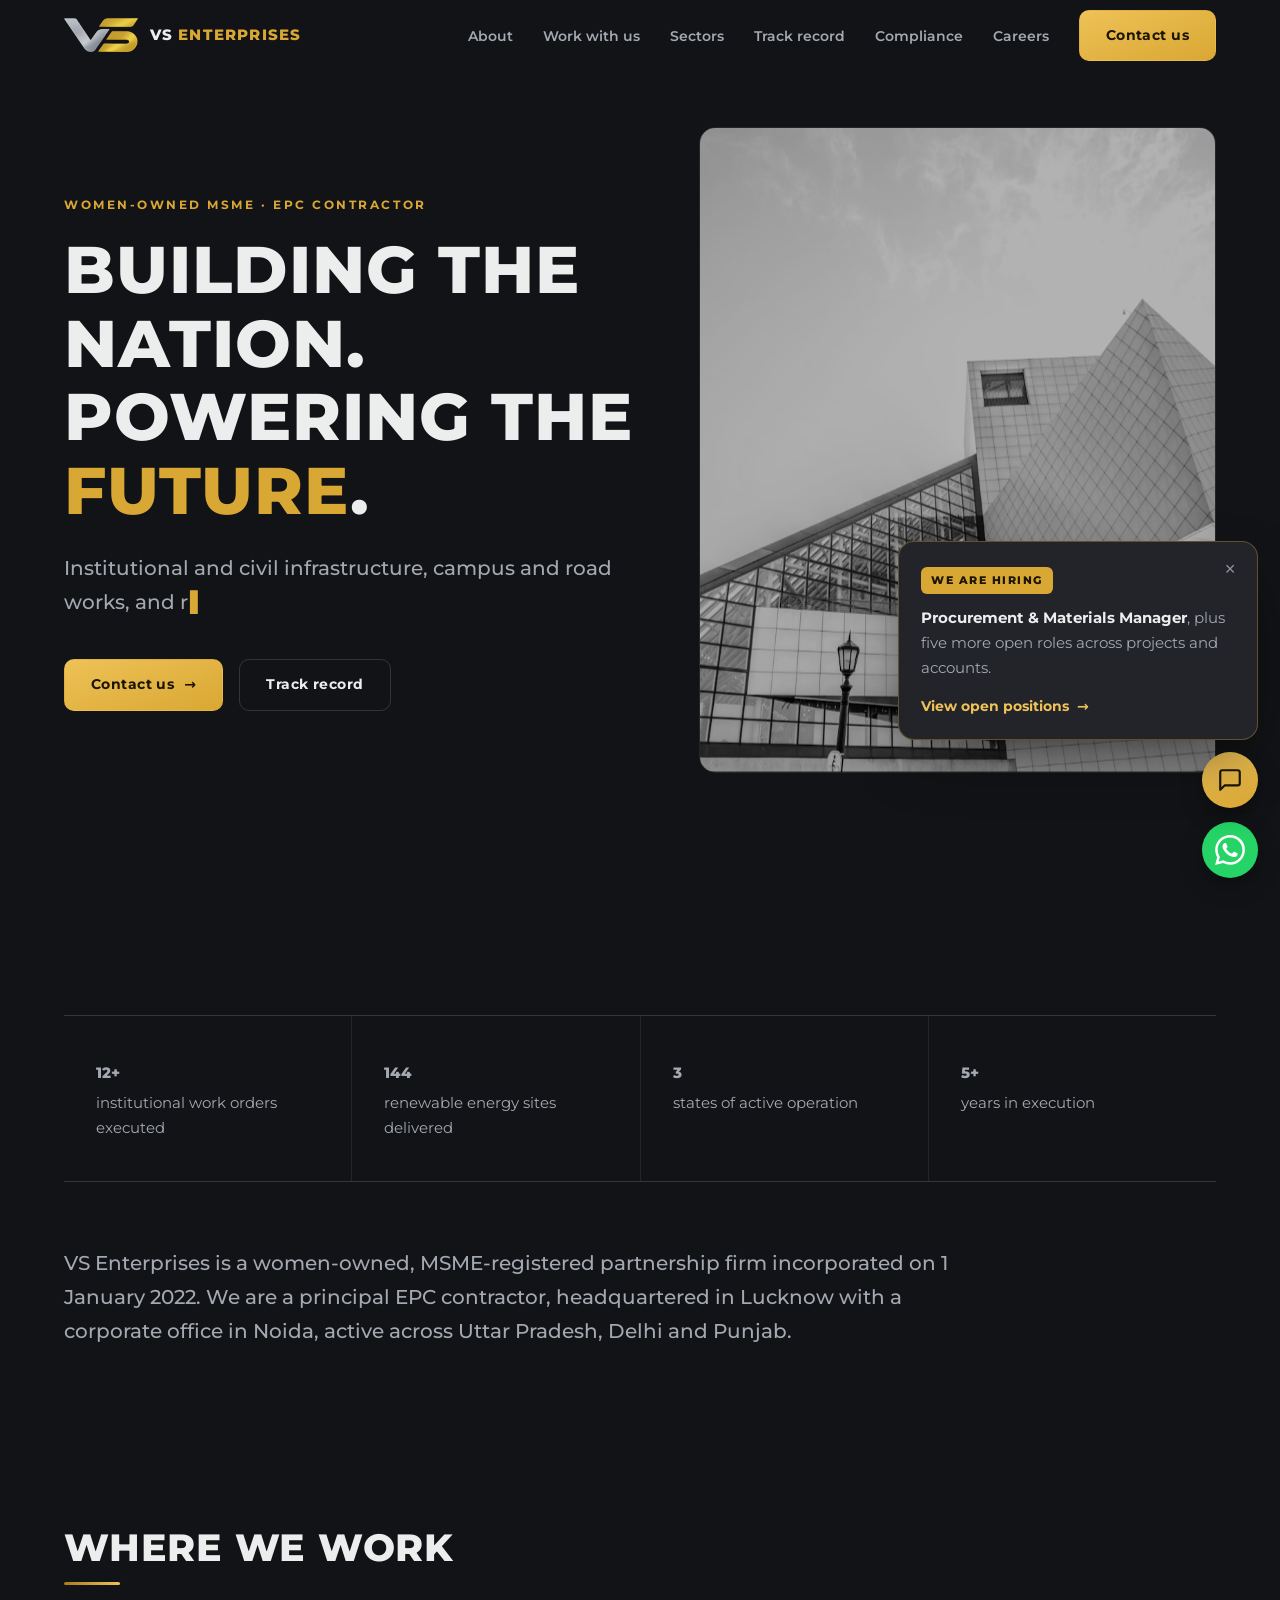
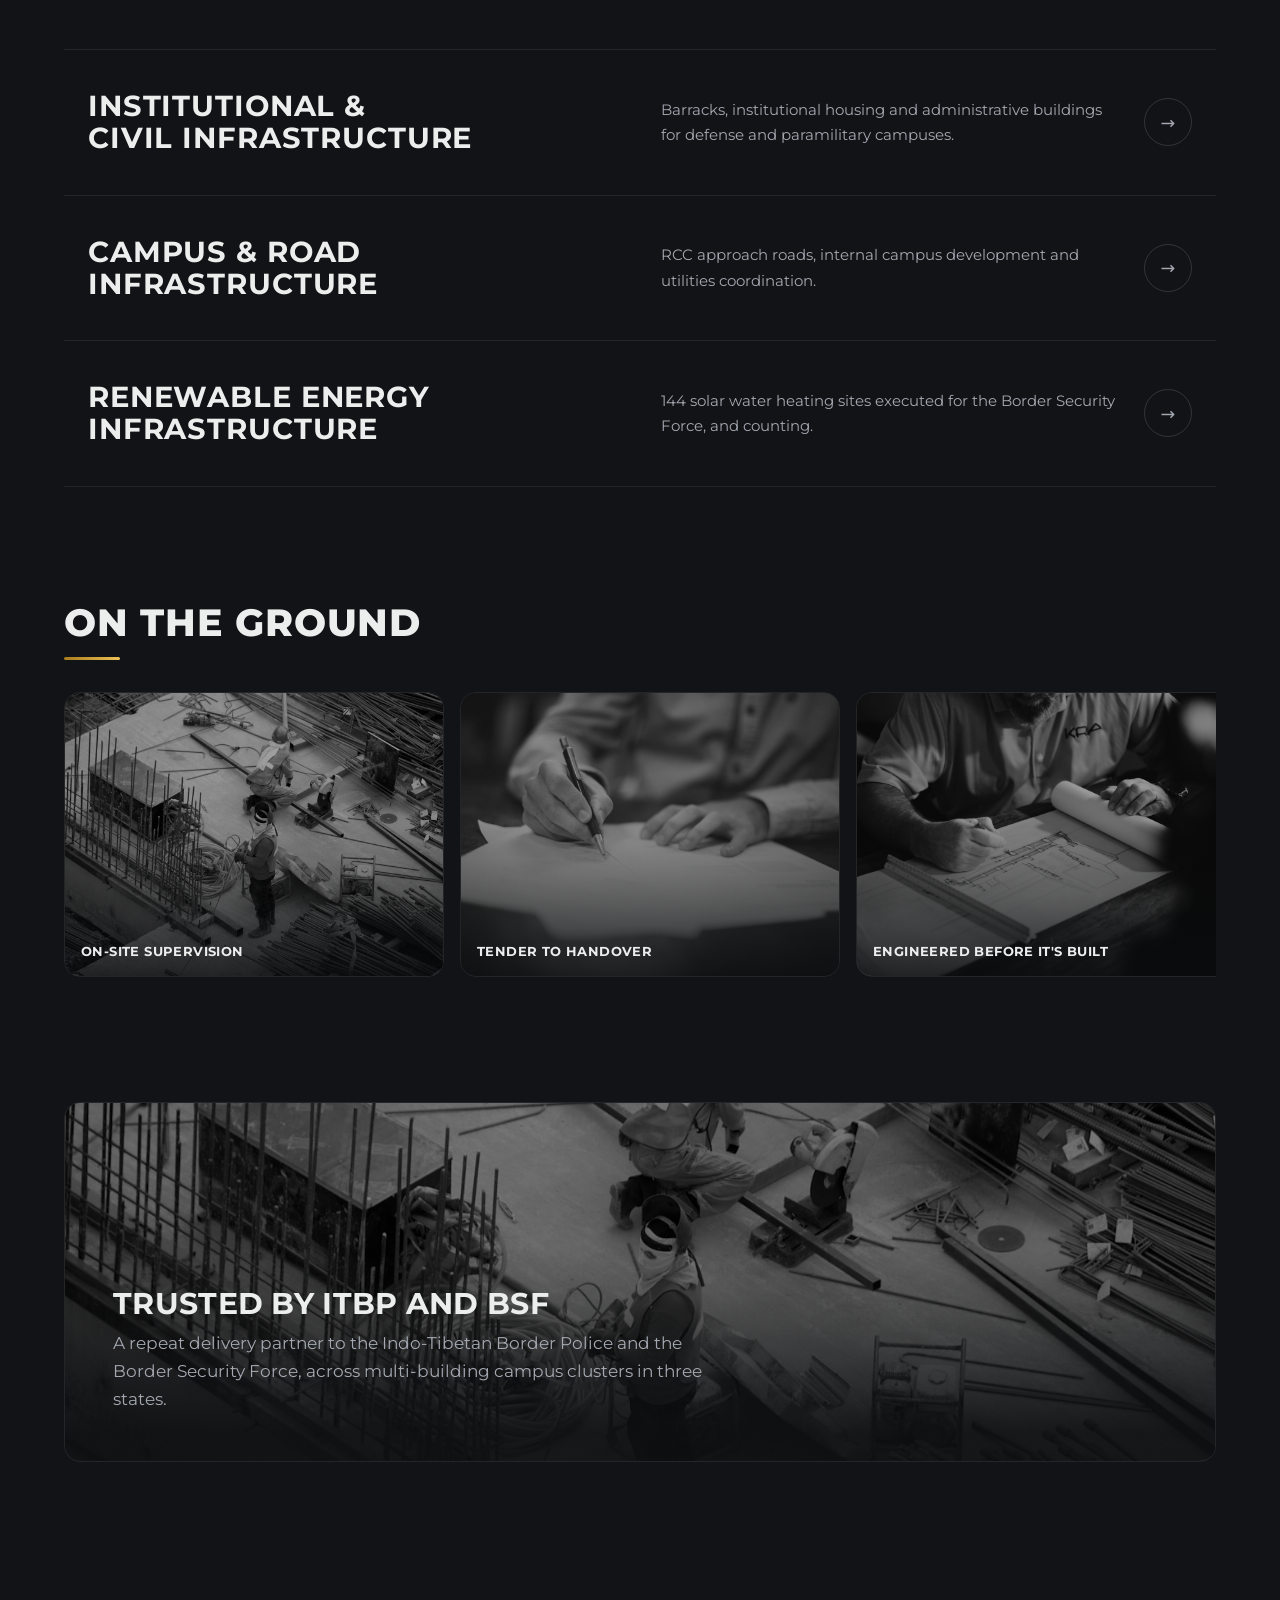
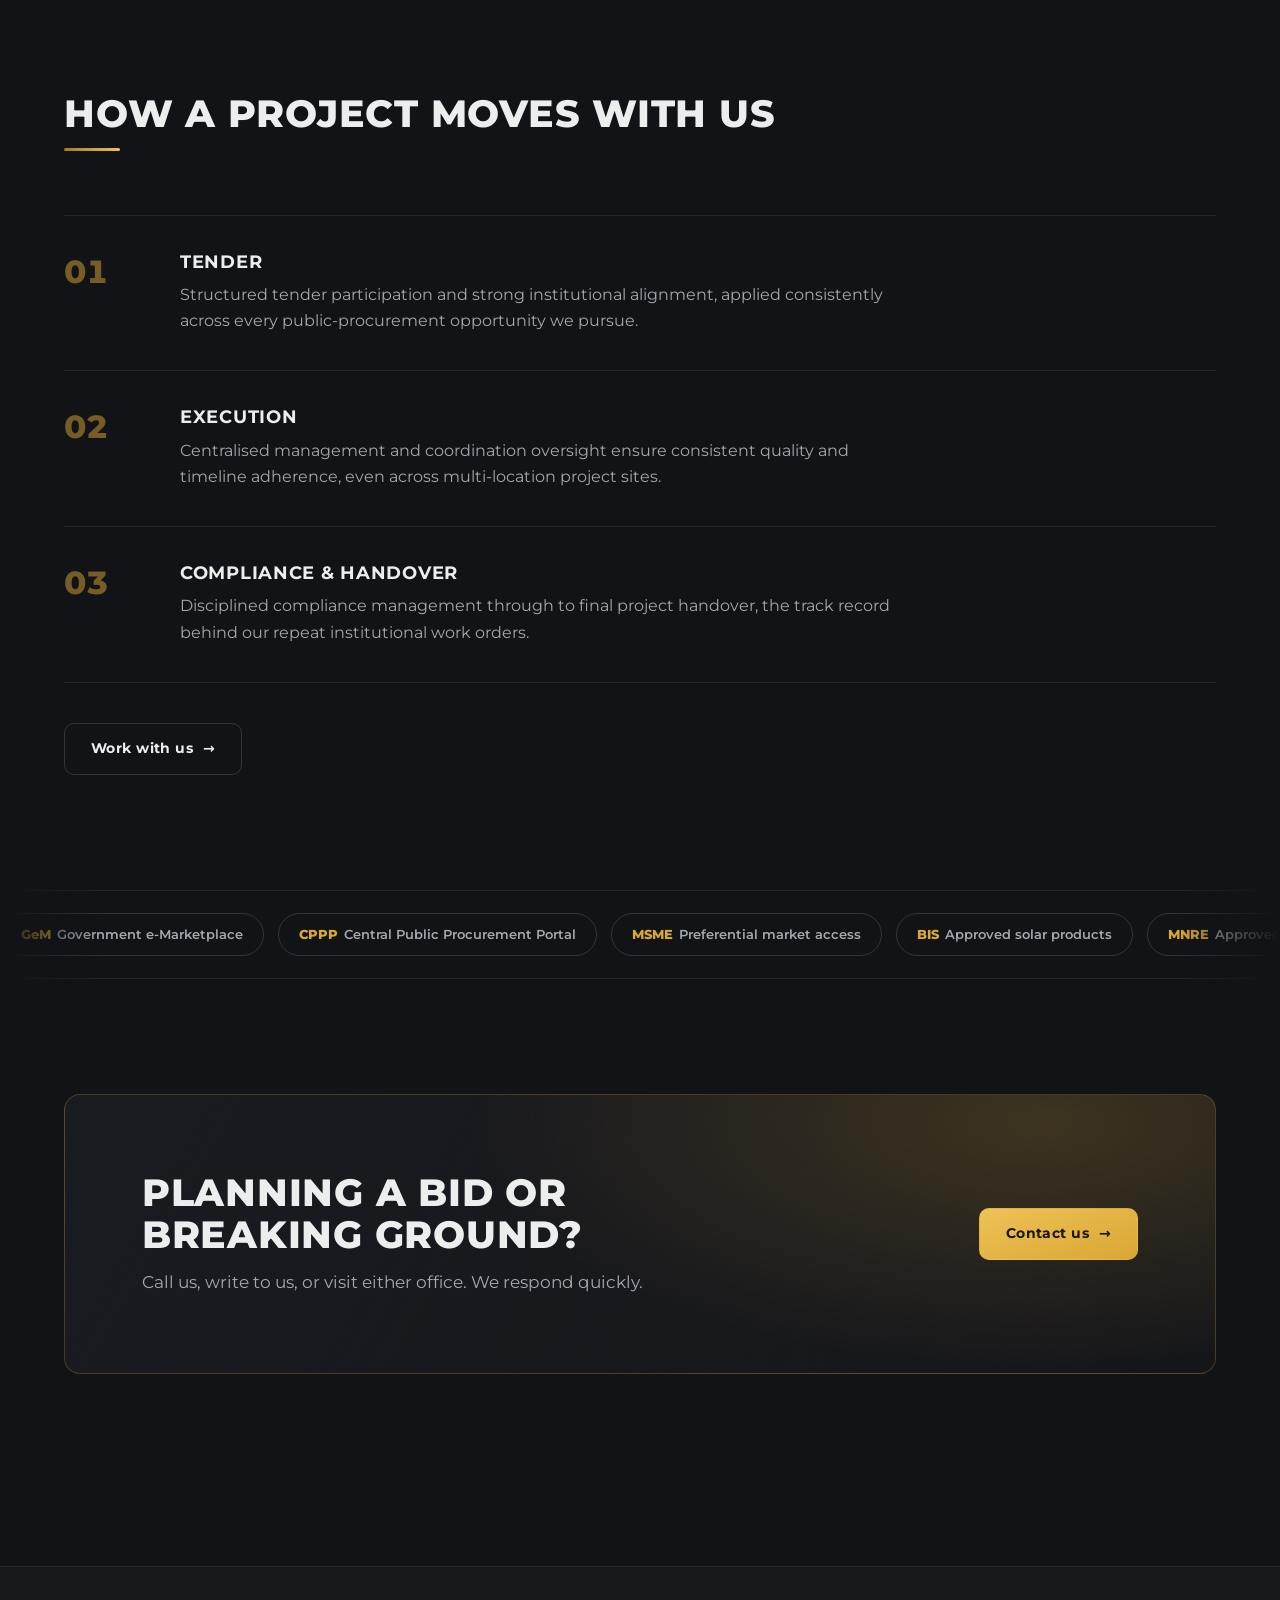
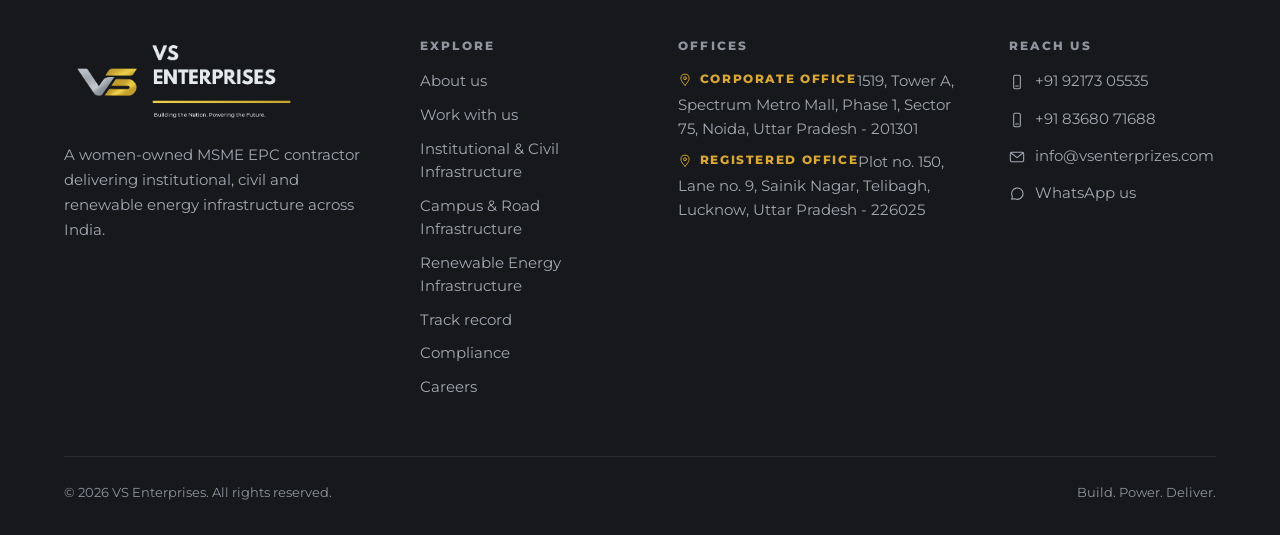
<file: index.html>
<!DOCTYPE html>
<html lang="en">
<head>
  <meta charset="utf-8">
  <meta name="viewport" content="width=device-width, initial-scale=1">
  <title>VS Enterprises | Institutional Infrastructure &amp; Renewable Energy EPC</title>
  <meta name="description" content="VS Enterprises is a women-owned MSME EPC contractor delivering institutional, civil and renewable energy infrastructure for India's defense and paramilitary organisations, including ITBP and BSF.">
  <meta name="keywords" content="EPC contractor India, institutional infrastructure, defense infrastructure contractor, paramilitary construction, ITBP contractor, BSF contractor, GeM, Government e-Marketplace, women-owned MSME, solar water heater BIS MNRE, public procurement, CPPP, GFR 2017">
  <meta property="og:type" content="website">
  <meta property="og:site_name" content="VS Enterprises">
  <meta property="og:title" content="VS Enterprises | Institutional Infrastructure &amp; Renewable Energy EPC">
  <meta property="og:description" content="Women-owned MSME EPC contractor delivering institutional, civil and renewable energy infrastructure for India's defense and paramilitary organisations, including ITBP and BSF.">
  <meta property="og:image" content="https://www.vsenterprizes.com/assets/img/logo-lockup.png">
  <link rel="icon" type="image/png" href="assets/img/favicon.png">
  <link rel="preload" href="assets/fonts/montserrat-var.woff2" as="font" type="font/woff2" crossorigin>
  <link rel="stylesheet" href="assets/css/style.css">
  <script>document.documentElement.classList.add("js");</script>
</head>
<body>

  <div id="loader" aria-hidden="true">
    <div class="loader-inner">
      <svg class="loader-sky" viewBox="0 0 240 100" aria-hidden="true">
        <path style="--i:0" pathLength="1" d="M0 95 H240"/>
        <path style="--i:1" pathLength="1" d="M14 95 V56 H40 V95"/>
        <path style="--i:2" pathLength="1" d="M52 95 V32 H76 V95"/>
        <path style="--i:3" class="gold-line" pathLength="1" d="M88 95 V16 H118 V95 M103 16 V7"/>
        <path style="--i:4" pathLength="1" d="M130 95 V42 H156 V95"/>
        <path style="--i:5" pathLength="1" d="M166 95 V62 H192 V95"/>
        <path style="--i:6" class="gold-line" pathLength="1" d="M210 95 V26 M196 33 H236 M210 26 L196 33 M210 26 L236 33 M228 33 V50"/>
      </svg>
      <div class="loader-bar"></div>
      <div class="loader-word">VS Enterprises</div>
    </div>
  </div>

  <header class="nav">
    <div class="nav-inner">
      <a class="brand" href="index.html" aria-label="VS Enterprises home">
        <img src="assets/img/logo.png" alt="">
        <b>VS <span>ENTERPRISES</span></b>
      </a>
      <button class="nav-toggle" aria-expanded="false" aria-label="Menu">
        <span></span><span></span><span></span>
      </button>
      <ul class="nav-links">
        <li style="--i:0"><a href="about.html">About</a></li>
        <li style="--i:1"><a href="services.html">Work with us</a></li>
        <li style="--i:2"><a href="sectors.html">Sectors</a></li>
        <li style="--i:3"><a href="track-record.html">Track record</a></li>
        <li style="--i:4"><a href="compliance.html">Compliance</a></li>
        <li style="--i:5"><a href="careers.html">Careers</a></li>
        <li style="--i:6"><a class="btn btn-gold" href="contact.html">Contact us</a></li>
      </ul>
    </div>
  </header>

  <main>

    <section class="hero">
      <div class="wrap hero-grid">
        <div class="hero-copy">
          <span class="eyebrow" style="--i:0">Women-owned MSME &middot; EPC contractor</span>
          <h1 class="display" style="--i:1">Building the Nation.<br>Powering the <span class="accent">Future</span>.</h1>
          <p class="lede" style="--i:2">
            <span class="sr-only">Institutional and civil infrastructure, campus and road works, and renewable energy EPC, delivered end to end for India's public-sector and defense organisations.</span>
            <span class="lede-type" aria-hidden="true"></span>
          </p>
          <div class="hero-cta" style="--i:3">
            <a class="btn btn-gold" href="contact.html">Contact us <span class="arrow">&rarr;</span></a>
            <a class="btn btn-ghost" href="track-record.html">Track record</a>
          </div>
        </div>
        <div class="hero-media" data-reveal style="--d:2">
          <img src="assets/img/white-building.jpg" alt="Modern institutional building with angular architecture" data-parallax="14">
        </div>
      </div>
    </section>

    <section>
      <div class="wrap">
        <div class="stats cols-4" data-reveal>
          <div class="stat"><b><span data-count="12" data-suffix="+">0</span></b><span>institutional work orders executed</span></div>
          <div class="stat"><b><span data-count="144">0</span></b><span>renewable energy sites delivered</span></div>
          <div class="stat"><b><span data-count="3">0</span></b><span>states of active operation</span></div>
          <div class="stat"><b><span data-years-count data-suffix="+">0</span></b><span>years in execution</span></div>
        </div>
        <div class="section-head" data-reveal style="margin-top:clamp(36px,5vw,64px)">
          <p class="lede" style="max-width:72ch">VS Enterprises is a women-owned, MSME-registered partnership firm incorporated on 1 January 2022. We are a principal EPC contractor, headquartered in Lucknow with a corporate office in Noida, active across Uttar Pradesh, Delhi and Punjab.</p>
        </div>
      </div>
    </section>

    <section style="padding-top:0">
      <div class="wrap">
        <div class="section-head" data-reveal>
          <h2>Where we work</h2>
        </div>
        <div class="sector-rows">
          <a class="sector-row" href="sector-works.html" data-reveal>
            <div class="media-cover"><img src="assets/img/construction-site.jpg" alt="" loading="lazy"></div>
            <h3>Institutional &amp; Civil Infrastructure</h3>
            <p>Barracks, institutional housing and administrative buildings for defense and paramilitary campuses.</p>
            <span class="go" aria-hidden="true">&rarr;</span>
          </a>
          <a class="sector-row" href="sector-campus-road.html" data-reveal style="--d:1">
            <div class="media-cover"><img src="assets/img/highway.jpg" alt="" loading="lazy"></div>
            <h3>Campus &amp; Road Infrastructure</h3>
            <p>RCC approach roads, internal campus development and utilities coordination.</p>
            <span class="go" aria-hidden="true">&rarr;</span>
          </a>
          <a class="sector-row" href="sector-renewable.html" data-reveal style="--d:2">
            <div class="media-cover"><img src="assets/img/wind-turbines.jpg" alt="" loading="lazy"></div>
            <h3>Renewable Energy Infrastructure</h3>
            <p>144 solar water heating sites executed for the Border Security Force, and counting.</p>
            <span class="go" aria-hidden="true">&rarr;</span>
          </a>
        </div>
      </div>
    </section>

    <section style="padding-top:0">
      <div class="wrap">
        <div class="section-head" data-reveal style="margin-bottom:28px">
          <h2>On the ground</h2>
        </div>
      </div>
      <div class="wrap">
        <div class="filmstrip" data-reveal tabindex="0" role="region" aria-label="Site and execution imagery, scroll horizontally">
          <div class="filmstrip-item"><img src="assets/img/crane-sunset.jpg" alt="Construction crew working amid rebar and steel at dusk" loading="lazy"><span>On-site supervision</span></div>
          <div class="filmstrip-item"><img src="assets/img/contract.jpg" alt="Signing a contract document" loading="lazy"><span>Tender to handover</span></div>
          <div class="filmstrip-item"><img src="assets/img/blueprints.jpg" alt="Engineer drafting on a technical drawing" loading="lazy"><span>Engineered before it's built</span></div>
          <div class="filmstrip-item"><img src="assets/img/glass-tower.jpg" alt="Glass office towers seen from below" loading="lazy"><span>Curtain-wall facades</span></div>
          <div class="filmstrip-item"><img src="assets/img/city-skyline.jpg" alt="Aerial view of a dense city skyline at dusk" loading="lazy"><span>Multi-city execution</span></div>
        </div>
      </div>
    </section>

    <section style="padding-top:0">
      <div class="wrap">
        <div class="feature-banner" data-reveal>
          <div class="media-cover"><img src="assets/img/crane-sunset.jpg" alt="" loading="lazy"></div>
          <div>
            <h3>Trusted by ITBP and BSF</h3>
            <p>A repeat delivery partner to the Indo-Tibetan Border Police and the Border Security Force, across multi-building campus clusters in three states.</p>
          </div>
        </div>
      </div>
    </section>

    <section>
      <div class="wrap">
        <div class="section-head" data-reveal>
          <h2>How a project moves with us</h2>
        </div>
        <div class="process">
          <div class="phase" data-reveal>
            <span class="mark" aria-hidden="true">01</span>
            <div>
              <h3>Tender</h3>
              <p>Structured tender participation and strong institutional alignment, applied consistently across every public-procurement opportunity we pursue.</p>
            </div>
          </div>
          <div class="phase" data-reveal style="--d:1">
            <span class="mark" aria-hidden="true">02</span>
            <div>
              <h3>Execution</h3>
              <p>Centralised management and coordination oversight ensure consistent quality and timeline adherence, even across multi-location project sites.</p>
            </div>
          </div>
          <div class="phase" data-reveal style="--d:2">
            <span class="mark" aria-hidden="true">03</span>
            <div>
              <h3>Compliance &amp; handover</h3>
              <p>Disciplined compliance management through to final project handover, the track record behind our repeat institutional work orders.</p>
            </div>
          </div>
        </div>
        <div style="margin-top:40px" data-reveal>
          <a class="btn btn-ghost" href="services.html">Work with us <span class="arrow">&rarr;</span></a>
        </div>
      </div>
    </section>

    <div class="marquee" aria-label="Frameworks and approvals we work within">
      <div class="marquee-track">
        <span class="badge"><b>GeM</b>Government e-Marketplace</span>
        <span class="badge"><b>CPPP</b>Central Public Procurement Portal</span>
        <span class="badge"><b>MSME</b>Preferential market access</span>
        <span class="badge"><b>BIS</b>Approved solar products</span>
        <span class="badge"><b>MNRE</b>Approved ETC systems</span>
      </div>
      <div class="marquee-track" aria-hidden="true">
        <span class="badge"><b>GeM</b>Government e-Marketplace</span>
        <span class="badge"><b>CPPP</b>Central Public Procurement Portal</span>
        <span class="badge"><b>MSME</b>Preferential market access</span>
        <span class="badge"><b>BIS</b>Approved solar products</span>
        <span class="badge"><b>MNRE</b>Approved ETC systems</span>
      </div>
    </div>

    <section>
      <div class="wrap">
        <div class="cta-band" data-reveal>
          <div>
            <h2>Planning a bid or breaking ground?</h2>
            <p>Call us, write to us, or visit either office. We respond quickly.</p>
          </div>
          <a class="btn btn-gold" href="contact.html">Contact us <span class="arrow">&rarr;</span></a>
        </div>
      </div>
    </section>

  </main>

  <footer>
    <div class="wrap">
      <div class="foot-grid">
        <div class="foot-brand">
          <img class="lockup" src="assets/img/logo-lockup.png" alt="VS Enterprises. Building the Nation. Powering the Future.">
          <p>A women-owned MSME EPC contractor delivering institutional, civil and renewable energy infrastructure across India.</p>
        </div>
        <div class="foot-col">
          <h4>Explore</h4>
          <ul>
            <li><a href="about.html">About us</a></li>
            <li><a href="services.html">Work with us</a></li>
            <li><a href="sector-works.html">Institutional &amp; Civil Infrastructure</a></li>
            <li><a href="sector-campus-road.html">Campus &amp; Road Infrastructure</a></li>
            <li><a href="sector-renewable.html">Renewable Energy Infrastructure</a></li>
            <li><a href="track-record.html">Track record</a></li>
            <li><a href="compliance.html">Compliance</a></li>
            <li><a href="careers.html">Careers</a></li>
          </ul>
        </div>
        <div class="foot-col">
          <h4>Offices</h4>
          <ul>
            <li><span class="foot-office"><svg class="picto" viewBox="0 0 24 24" aria-hidden="true"><path pathLength="1" d="M12 21s7-6.5 7-12a7 7 0 1 0-14 0c0 5.5 7 12 7 12Z"/><circle pathLength="1" cx="12" cy="9" r="2.5"/></svg>Corporate Office</span>1519, Tower A, Spectrum Metro Mall, Phase 1, Sector 75, Noida, Uttar Pradesh - 201301</li>
            <li><span class="foot-office"><svg class="picto" viewBox="0 0 24 24" aria-hidden="true"><path pathLength="1" d="M12 21s7-6.5 7-12a7 7 0 1 0-14 0c0 5.5 7 12 7 12Z"/><circle pathLength="1" cx="12" cy="9" r="2.5"/></svg>Registered Office</span>Plot no. 150, Lane no. 9, Sainik Nagar, Telibagh, Lucknow, Uttar Pradesh - 226025</li>
          </ul>
        </div>
        <div class="foot-col">
          <h4>Reach us</h4>
          <ul>
            <li><a href="tel:+919217305535"><svg class="picto" style="width:16px;height:16px" viewBox="0 0 24 24" aria-hidden="true"><rect pathLength="1" x="7" y="2" width="10" height="20" rx="2"/><line pathLength="1" x1="10" y1="18" x2="14" y2="18"/></svg>+91 92173 05535</a></li>
            <li><a href="tel:+918368071688"><svg class="picto" style="width:16px;height:16px" viewBox="0 0 24 24" aria-hidden="true"><rect pathLength="1" x="7" y="2" width="10" height="20" rx="2"/><line pathLength="1" x1="10" y1="18" x2="14" y2="18"/></svg>+91 83680 71688</a></li>
            <li><a href="mailto:info@vsenterprizes.com"><svg class="picto" style="width:16px;height:16px" viewBox="0 0 24 24" aria-hidden="true"><rect pathLength="1" x="2" y="5" width="20" height="14" rx="2"/><path pathLength="1" d="M3 6l9 7 9-7"/></svg>info@vsenterprizes.com</a></li>
            <li><a href="https://wa.me/919217305535" target="_blank" rel="noopener"><svg class="picto" style="width:16px;height:16px" viewBox="0 0 24 24" aria-hidden="true"><path pathLength="1" d="M21 11.5a8.5 8.5 0 0 1-12.4 7.5L4 20l1.1-4.4A8.5 8.5 0 1 1 21 11.5Z"/></svg>WhatsApp us</a></li>
          </ul>
        </div>
      </div>
      <div class="foot-bottom">
        <span>&copy; <span id="year"></span> VS Enterprises. All rights reserved.</span>
        <span>Build. Power. Deliver.</span>
      </div>
    </div>
  </footer>

  <aside class="notice" id="notice" role="status" aria-label="Announcement" hidden>
    <button class="notice-close" aria-label="Dismiss announcement">&times;</button>
    <span class="chip">We are hiring</span>
    <p><b style="color:var(--text)">Procurement &amp; Materials Manager</b>, plus five more open roles across projects and accounts.</p>
    <a class="notice-link" href="careers.html">View open positions <span>&rarr;</span></a>
  </aside>

  <a class="wa-float" href="https://wa.me/919217305535" target="_blank" rel="noopener" aria-label="Chat with VS Enterprises on WhatsApp">
    <svg viewBox="0 0 24 24" fill="currentColor" aria-hidden="true"><path d="M17.472 14.382c-.297-.149-1.758-.867-2.03-.967-.273-.099-.471-.148-.67.15-.197.297-.767.966-.94 1.164-.173.199-.347.223-.644.075-.297-.15-1.255-.463-2.39-1.475-.883-.788-1.48-1.761-1.653-2.059-.173-.297-.018-.458.13-.606.134-.133.298-.347.446-.52.149-.174.198-.298.298-.497.099-.198.05-.371-.025-.52-.075-.149-.669-1.612-.916-2.207-.242-.579-.487-.5-.669-.51-.173-.008-.371-.01-.57-.01-.198 0-.52.074-.792.372-.272.297-1.04 1.016-1.04 2.479 0 1.462 1.065 2.875 1.213 3.074.149.198 2.096 3.2 5.077 4.487.709.306 1.262.489 1.694.625.712.227 1.36.195 1.871.118.571-.085 1.758-.719 2.006-1.413.248-.694.248-1.289.173-1.413-.074-.124-.272-.198-.57-.347m-5.421 7.403h-.004a9.87 9.87 0 01-5.031-1.378l-.361-.214-3.741.982.998-3.648-.235-.374a9.86 9.86 0 01-1.51-5.26c.001-5.45 4.436-9.884 9.888-9.884 2.64 0 5.122 1.03 6.988 2.898a9.825 9.825 0 012.893 6.994c-.003 5.45-4.437 9.884-9.885 9.884m8.413-18.297A11.815 11.815 0 0012.05 0C5.495 0 .16 5.335.157 11.892c0 2.096.547 4.142 1.588 5.945L.057 24l6.305-1.654a11.882 11.882 0 005.683 1.448h.005c6.554 0 11.89-5.335 11.893-11.893a11.821 11.821 0 00-3.48-8.413"/></svg>
  </a>

  <script src="assets/js/main.js" defer></script>
  <script src="assets/js/chatbot.js" defer></script>
</body>
</html>
</file>
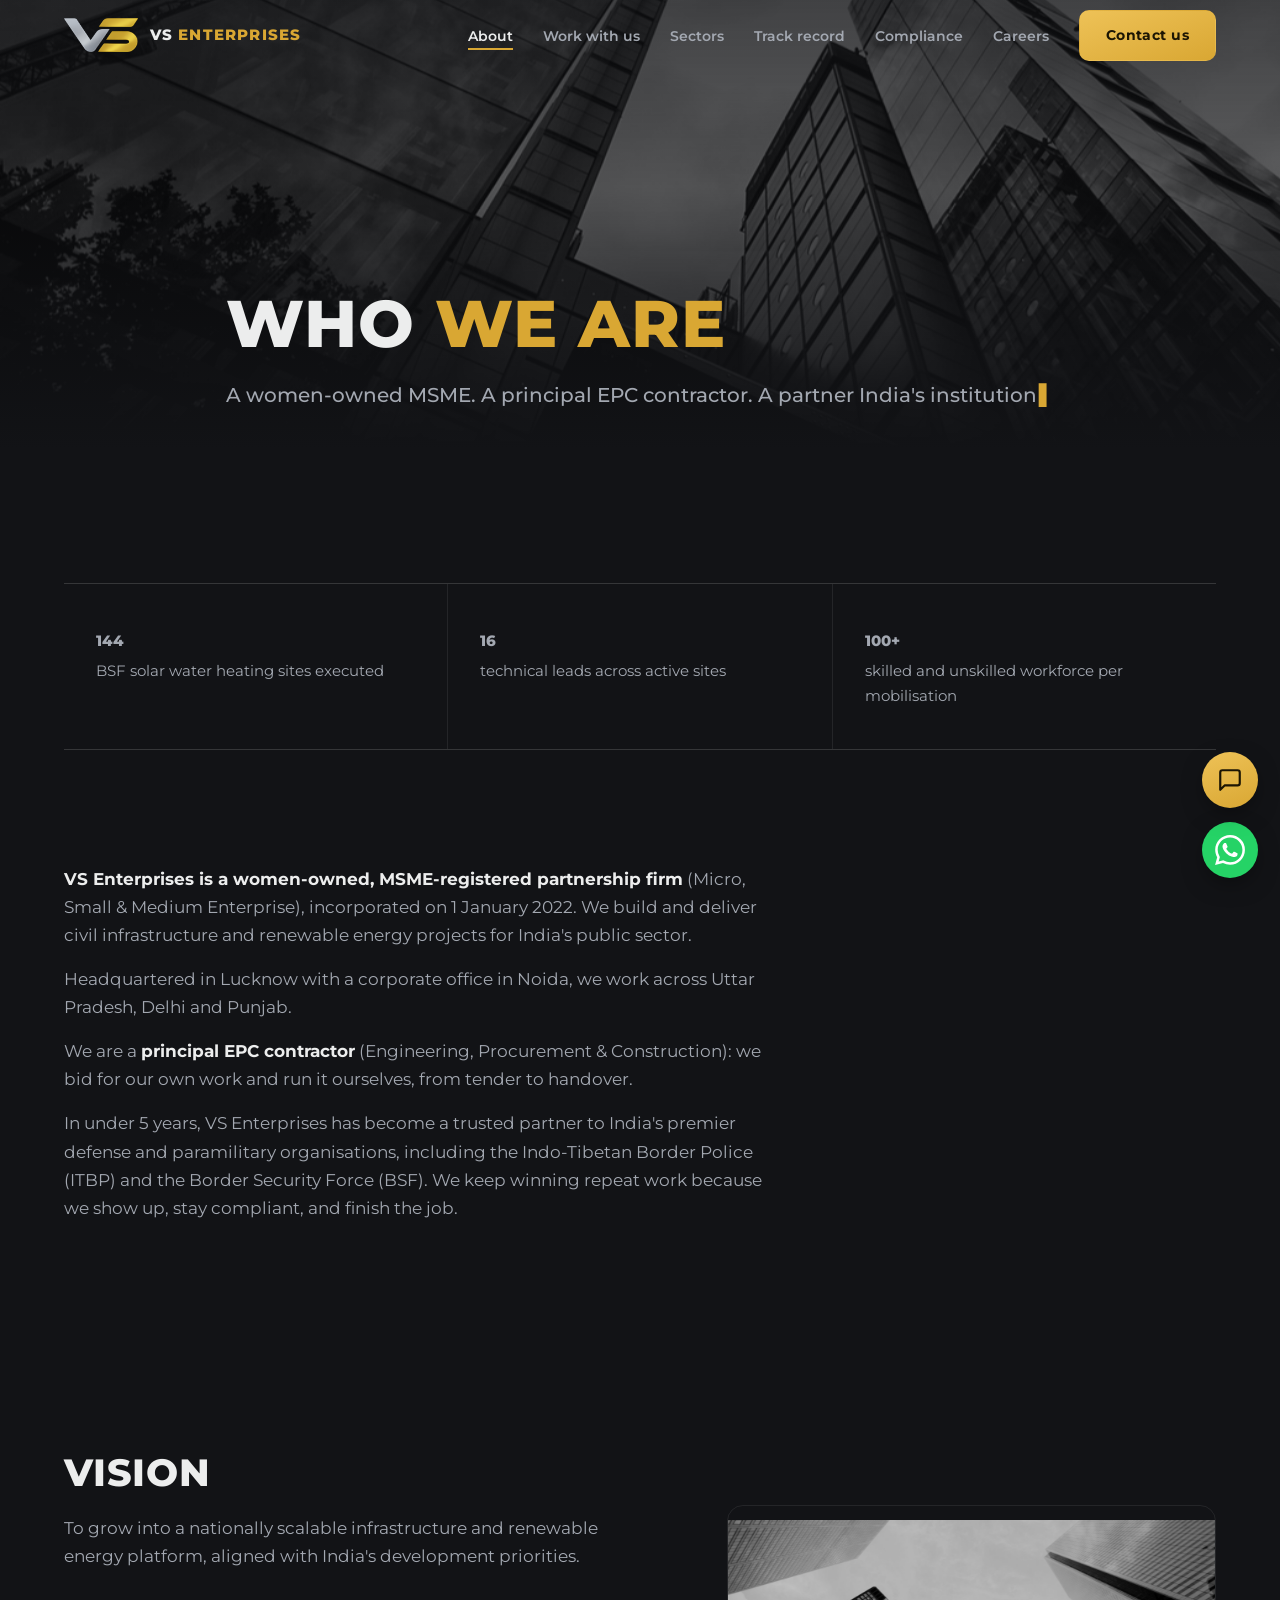
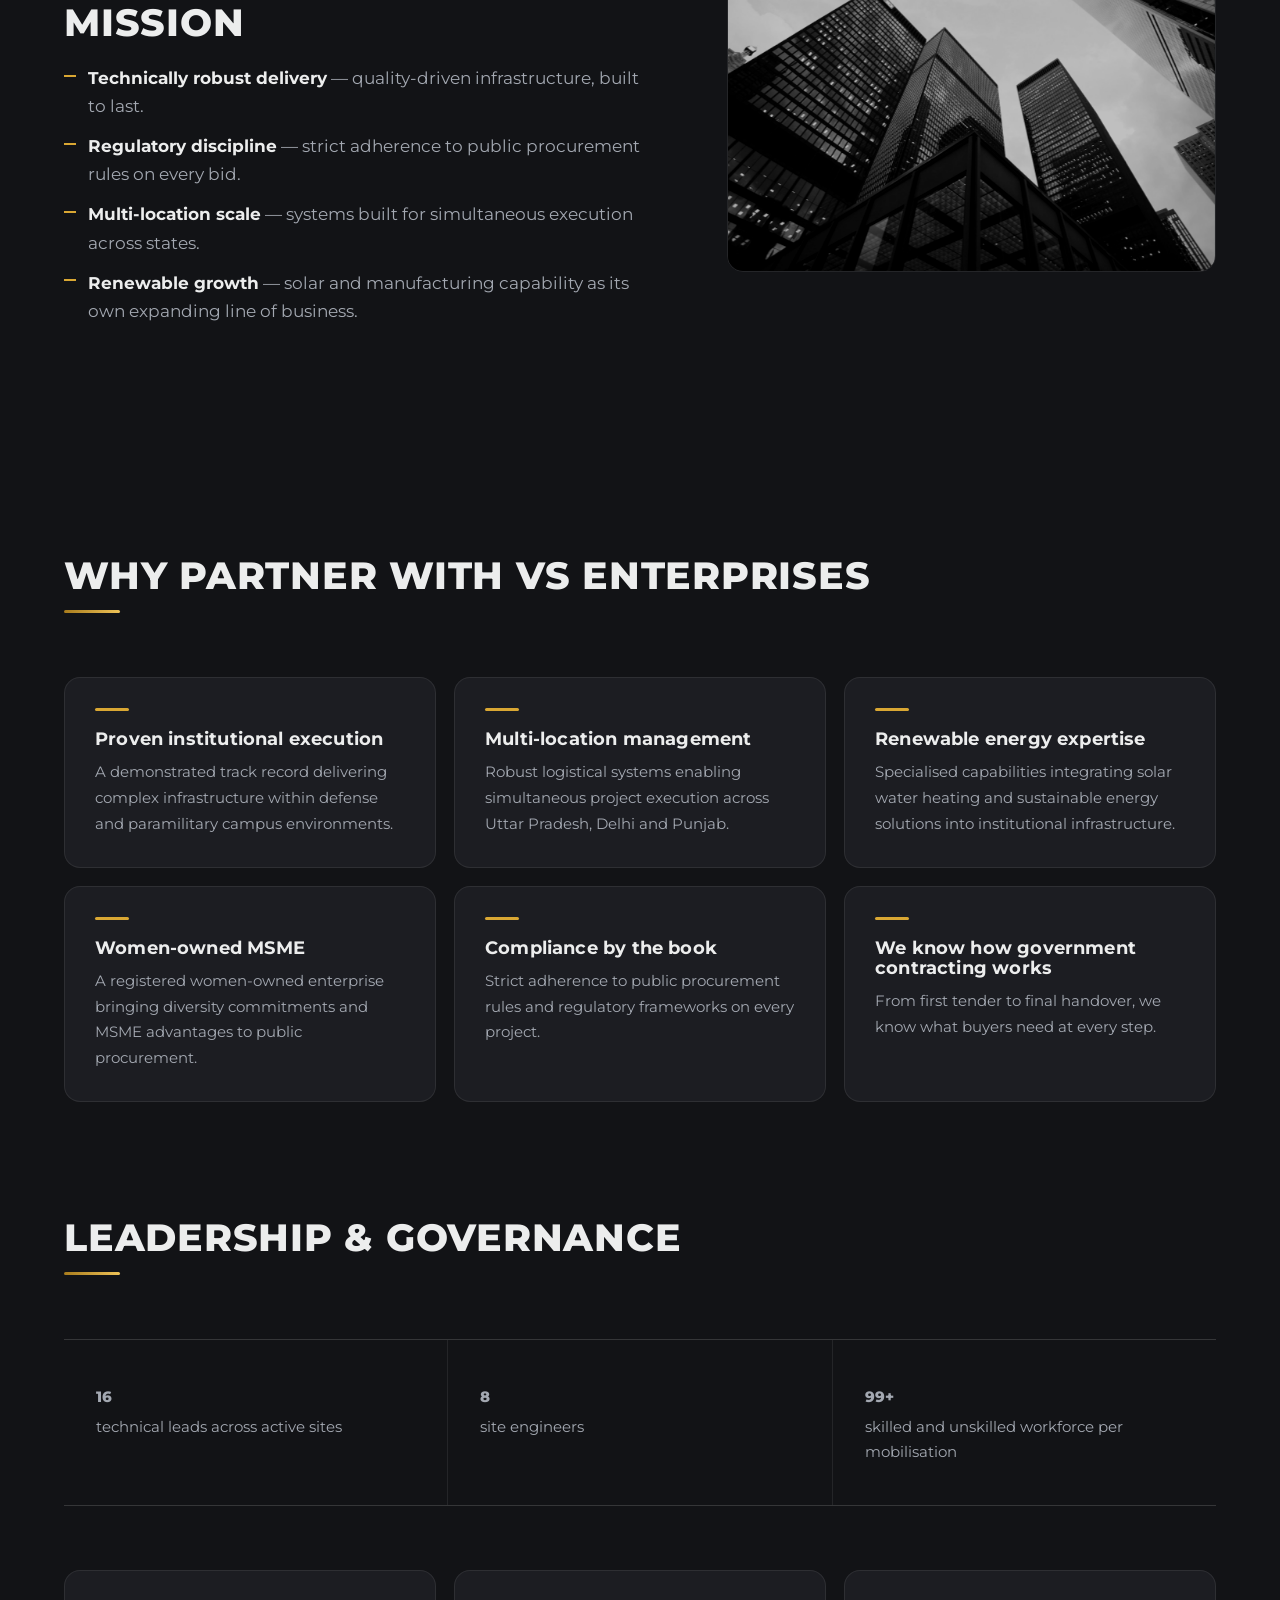
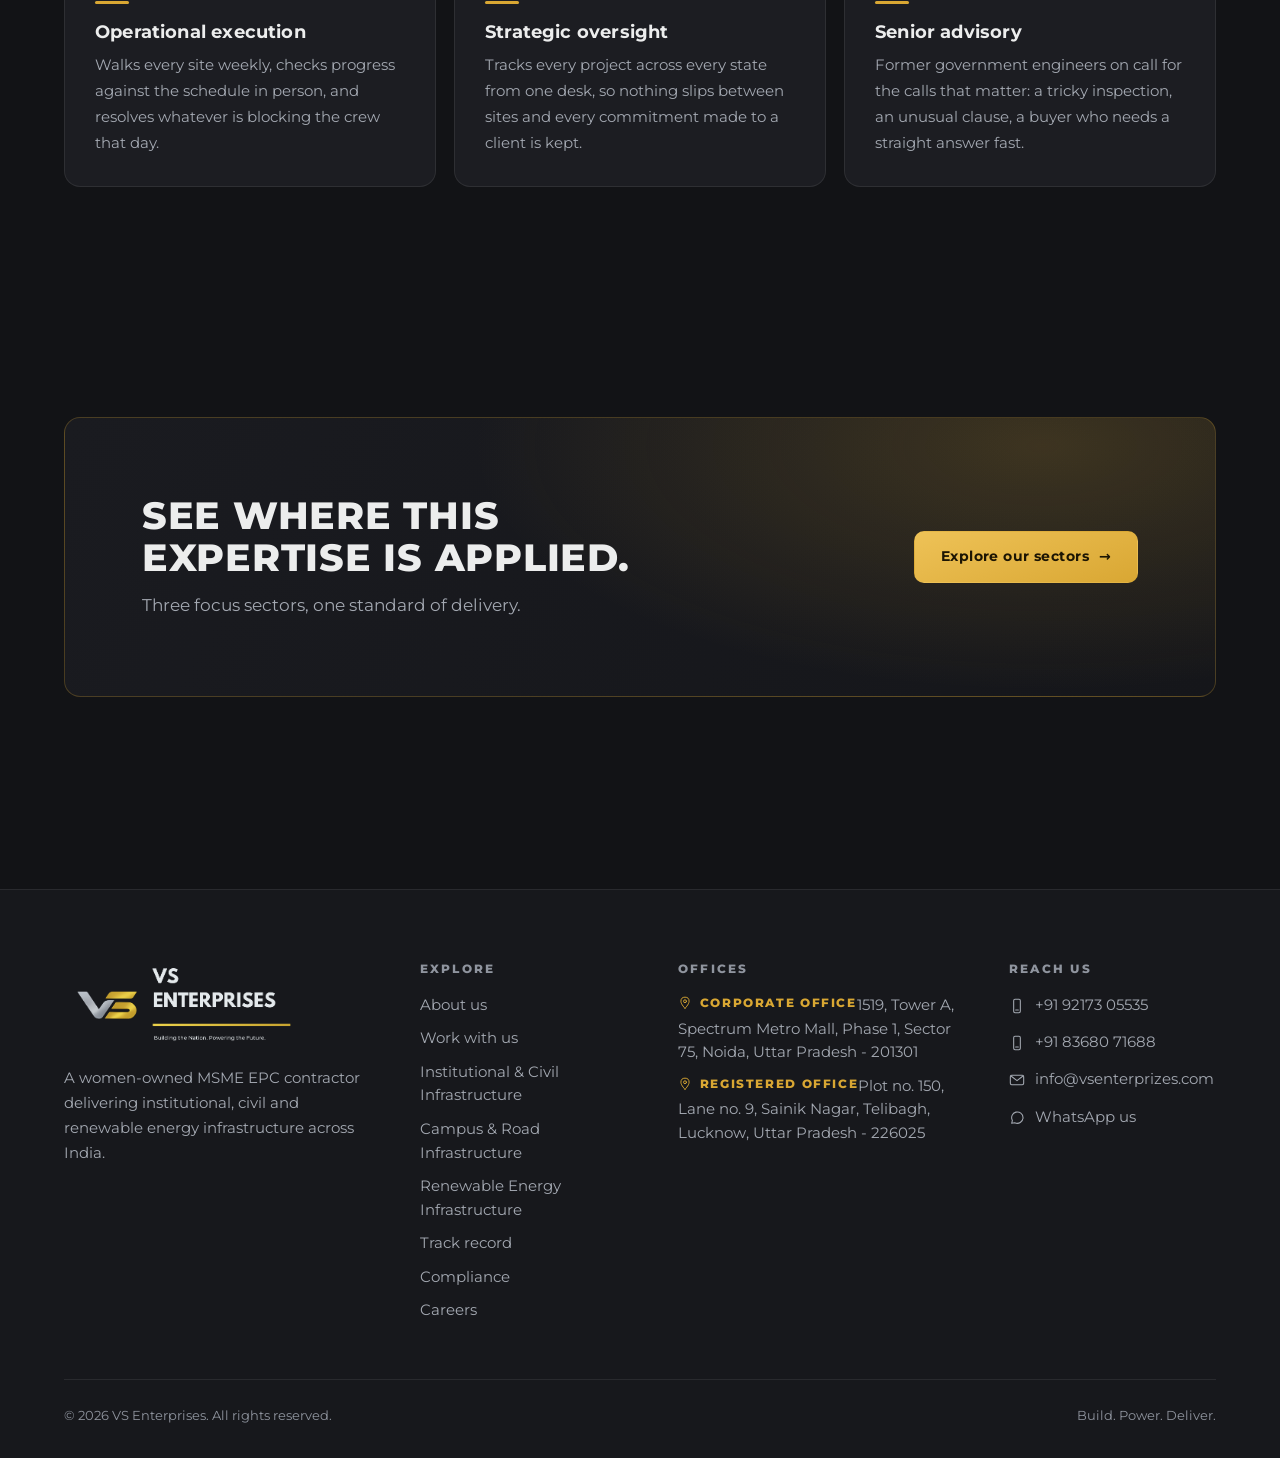
<file: about.html>
<!DOCTYPE html>
<html lang="en">
<head>
  <meta charset="utf-8">
  <meta name="viewport" content="width=device-width, initial-scale=1">
  <title>About us | VS Enterprises</title>
  <meta name="description" content="VS Enterprises is a women-owned, MSME-registered partnership firm and principal EPC contractor delivering civil infrastructure and renewable energy projects across India's public sector.">
  <meta name="keywords" content="women-owned MSME, EPC contractor India, institutional infrastructure, defense construction, public sector EPC, GeM, Government e-Marketplace, tender consultancy, CPPP, GFR 2017">
  <meta property="og:type" content="website">
  <meta property="og:site_name" content="VS Enterprises">
  <meta property="og:title" content="About us | VS Enterprises">
  <meta property="og:description" content="VS Enterprises is a women-owned, MSME-registered partnership firm and principal EPC contractor delivering civil infrastructure and renewable energy projects across India's public sector.">
  <meta property="og:image" content="https://www.vsenterprizes.com/assets/img/logo-lockup.png">
  <link rel="icon" type="image/png" href="assets/img/favicon.png">
  <link rel="preload" href="assets/fonts/montserrat-var.woff2" as="font" type="font/woff2" crossorigin>
  <link rel="stylesheet" href="assets/css/style.css">
  <script>document.documentElement.classList.add("js");</script>
</head>
<body>

  <div id="loader" aria-hidden="true">
    <div class="loader-inner">
      <svg class="loader-sky" viewBox="0 0 240 100" aria-hidden="true">
        <path style="--i:0" pathLength="1" d="M0 95 H240"/>
        <path style="--i:1" pathLength="1" d="M14 95 V56 H40 V95"/>
        <path style="--i:2" pathLength="1" d="M52 95 V32 H76 V95"/>
        <path style="--i:3" class="gold-line" pathLength="1" d="M88 95 V16 H118 V95 M103 16 V7"/>
        <path style="--i:4" pathLength="1" d="M130 95 V42 H156 V95"/>
        <path style="--i:5" pathLength="1" d="M166 95 V62 H192 V95"/>
        <path style="--i:6" class="gold-line" pathLength="1" d="M210 95 V26 M196 33 H236 M210 26 L196 33 M210 26 L236 33 M228 33 V50"/>
      </svg>
      <div class="loader-bar"></div>
      <div class="loader-word">VS Enterprises</div>
    </div>
  </div>

  <header class="nav">
    <div class="nav-inner">
      <a class="brand" href="index.html" aria-label="VS Enterprises home">
        <img src="assets/img/logo.png" alt="">
        <b>VS <span>ENTERPRISES</span></b>
      </a>
      <button class="nav-toggle" aria-expanded="false" aria-label="Menu">
        <span></span><span></span><span></span>
      </button>
      <ul class="nav-links">
        <li style="--i:0"><a href="about.html">About</a></li>
        <li style="--i:1"><a href="services.html">Work with us</a></li>
        <li style="--i:2"><a href="sectors.html">Sectors</a></li>
        <li style="--i:3"><a href="track-record.html">Track record</a></li>
        <li style="--i:4"><a href="compliance.html">Compliance</a></li>
        <li style="--i:5"><a href="careers.html">Careers</a></li>
        <li style="--i:6"><a class="btn btn-gold" href="contact.html">Contact us</a></li>
      </ul>
    </div>
  </header>

  <main>

    <section class="page-hero">
      <div class="media" data-parallax="18"><img src="assets/img/hero-towers.png" alt="Glass towers photographed from street level"></div>
      <div class="wrap">
        <h1 class="display">Who <span class="accent">we are</span></h1>
        <p class="lede">
          <span class="sr-only">A women-owned MSME. A principal EPC contractor. A partner India's institutions trust with their toughest sites.</span>
          <span class="lede-type" aria-hidden="true"></span>
        </p>
      </div>
    </section>

    <section>
      <div class="wrap">
        <div class="stats" data-reveal>
          <div class="stat"><b><span data-count="144">0</span></b><span>BSF solar water heating sites executed</span></div>
          <div class="stat"><b><span data-count="16">0</span></b><span>technical leads across active sites</span></div>
          <div class="stat"><b><span data-count="100" data-suffix="+">0</span></b><span>skilled and unskilled workforce per mobilisation</span></div>
        </div>
      </div>
    </section>

    <section style="padding-top:0">
      <div class="wrap">
        <div class="prose" data-reveal style="max-width:760px">
          <p><b>VS Enterprises is a women-owned, MSME-registered partnership firm</b> (Micro, Small &amp; Medium Enterprise), incorporated on 1 January 2022. We build and deliver civil infrastructure and renewable energy projects for India's public sector.</p>
          <p>Headquartered in Lucknow with a corporate office in Noida, we work across Uttar Pradesh, Delhi and Punjab.</p>
          <p>We are a <b>principal EPC contractor</b> (Engineering, Procurement &amp; Construction): we bid for our own work and run it ourselves, from tender to handover.</p>
        </div>
        <div class="prose" data-reveal style="max-width:760px;margin-top:16px">
          <p>In under <span data-years-inline>4</span> years, VS Enterprises has become a trusted partner to India's premier defense and paramilitary organisations, including the Indo-Tibetan Border Police (ITBP) and the Border Security Force (BSF). We keep winning repeat work because we show up, stay compliant, and finish the job.</p>
        </div>
      </div>
    </section>

    <section>
      <div class="wrap">
        <div class="split">
          <div class="split-copy" data-reveal>
            <h2>Vision</h2>
            <div class="prose">
              <p>To grow into a nationally scalable infrastructure and renewable energy platform, aligned with India's development priorities.</p>
            </div>
            <h2 style="margin-top:32px">Mission</h2>
            <ul class="dash-list">
              <li><b style="color:var(--text)">Technically robust delivery</b> &mdash; quality-driven infrastructure, built to last.</li>
              <li><b style="color:var(--text)">Regulatory discipline</b> &mdash; strict adherence to public procurement rules on every bid.</li>
              <li><b style="color:var(--text)">Multi-location scale</b> &mdash; systems built for simultaneous execution across states.</li>
              <li><b style="color:var(--text)">Renewable growth</b> &mdash; solar and manufacturing capability as its own expanding line of business.</li>
            </ul>
          </div>
          <div class="split-media" data-reveal style="--d:1">
            <img data-parallax="14" src="assets/img/glass-tower.jpg" alt="Glass office towers seen from below" loading="lazy">
          </div>
        </div>
      </div>
    </section>

    <section>
      <div class="wrap">
        <div class="section-head" data-reveal>
          <h2>Why partner with VS Enterprises</h2>
        </div>
        <div class="card-grid cols-3">
          <div class="fcard" data-reveal>
            <div class="tick"></div>
            <h3>Proven institutional execution</h3>
            <p>A demonstrated track record delivering complex infrastructure within defense and paramilitary campus environments.</p>
          </div>
          <div class="fcard" data-reveal style="--d:1">
            <div class="tick"></div>
            <h3>Multi-location management</h3>
            <p>Robust logistical systems enabling simultaneous project execution across Uttar Pradesh, Delhi and Punjab.</p>
          </div>
          <div class="fcard" data-reveal style="--d:2">
            <div class="tick"></div>
            <h3>Renewable energy expertise</h3>
            <p>Specialised capabilities integrating solar water heating and sustainable energy solutions into institutional infrastructure.</p>
          </div>
          <div class="fcard" data-reveal>
            <div class="tick"></div>
            <h3>Women-owned MSME</h3>
            <p>A registered women-owned enterprise bringing diversity commitments and MSME advantages to public procurement.</p>
          </div>
          <div class="fcard" data-reveal style="--d:1">
            <div class="tick"></div>
            <h3>Compliance by the book</h3>
            <p>Strict adherence to public procurement rules and regulatory frameworks on every project.</p>
          </div>
          <div class="fcard" data-reveal style="--d:2">
            <div class="tick"></div>
            <h3>We know how government contracting works</h3>
            <p>From first tender to final handover, we know what buyers need at every step.</p>
          </div>
        </div>
      </div>
    </section>

    <section style="padding-top:0">
      <div class="wrap">
        <div class="section-head" data-reveal>
          <h2>Leadership &amp; governance</h2>
        </div>
        <div class="stats" data-reveal style="margin-bottom:clamp(36px,5vw,64px)">
          <div class="stat"><b><span data-count="16">0</span></b><span>technical leads across active sites</span></div>
          <div class="stat"><b><span data-count="8">0</span></b><span>site engineers</span></div>
          <div class="stat"><b><span data-count="100" data-suffix="+">0</span></b><span>skilled and unskilled workforce per mobilisation</span></div>
        </div>
        <div class="card-grid cols-3">
          <div class="fcard" data-reveal>
            <div class="tick"></div>
            <h3>Operational execution</h3>
            <p>Walks every site weekly, checks progress against the schedule in person, and resolves whatever is blocking the crew that day.</p>
          </div>
          <div class="fcard" data-reveal style="--d:1">
            <div class="tick"></div>
            <h3>Strategic oversight</h3>
            <p>Tracks every project across every state from one desk, so nothing slips between sites and every commitment made to a client is kept.</p>
          </div>
          <div class="fcard" data-reveal style="--d:2">
            <div class="tick"></div>
            <h3>Senior advisory</h3>
            <p>Former government engineers on call for the calls that matter: a tricky inspection, an unusual clause, a buyer who needs a straight answer fast.</p>
          </div>
        </div>
      </div>
    </section>

    <section>
      <div class="wrap">
        <div class="cta-band" data-reveal>
          <div>
            <h2>See where this expertise is applied.</h2>
            <p>Three focus sectors, one standard of delivery.</p>
          </div>
          <a class="btn btn-gold" href="sectors.html">Explore our sectors <span class="arrow">&rarr;</span></a>
        </div>
      </div>
    </section>

  </main>

  <footer>
    <div class="wrap">
      <div class="foot-grid">
        <div class="foot-brand">
          <img class="lockup" src="assets/img/logo-lockup.png" alt="VS Enterprises. Building the Nation. Powering the Future.">
          <p>A women-owned MSME EPC contractor delivering institutional, civil and renewable energy infrastructure across India.</p>
        </div>
        <div class="foot-col">
          <h4>Explore</h4>
          <ul>
            <li><a href="about.html">About us</a></li>
            <li><a href="services.html">Work with us</a></li>
            <li><a href="sector-works.html">Institutional &amp; Civil Infrastructure</a></li>
            <li><a href="sector-campus-road.html">Campus &amp; Road Infrastructure</a></li>
            <li><a href="sector-renewable.html">Renewable Energy Infrastructure</a></li>
            <li><a href="track-record.html">Track record</a></li>
            <li><a href="compliance.html">Compliance</a></li>
            <li><a href="careers.html">Careers</a></li>
          </ul>
        </div>
        <div class="foot-col">
          <h4>Offices</h4>
          <ul>
            <li><span class="foot-office"><svg class="picto" viewBox="0 0 24 24" aria-hidden="true"><path pathLength="1" d="M12 21s7-6.5 7-12a7 7 0 1 0-14 0c0 5.5 7 12 7 12Z"/><circle pathLength="1" cx="12" cy="9" r="2.5"/></svg>Corporate Office</span>1519, Tower A, Spectrum Metro Mall, Phase 1, Sector 75, Noida, Uttar Pradesh - 201301</li>
            <li><span class="foot-office"><svg class="picto" viewBox="0 0 24 24" aria-hidden="true"><path pathLength="1" d="M12 21s7-6.5 7-12a7 7 0 1 0-14 0c0 5.5 7 12 7 12Z"/><circle pathLength="1" cx="12" cy="9" r="2.5"/></svg>Registered Office</span>Plot no. 150, Lane no. 9, Sainik Nagar, Telibagh, Lucknow, Uttar Pradesh - 226025</li>
          </ul>
        </div>
        <div class="foot-col">
          <h4>Reach us</h4>
          <ul>
            <li><a href="tel:+919217305535"><svg class="picto" style="width:16px;height:16px" viewBox="0 0 24 24" aria-hidden="true"><rect pathLength="1" x="7" y="2" width="10" height="20" rx="2"/><line pathLength="1" x1="10" y1="18" x2="14" y2="18"/></svg>+91 92173 05535</a></li>
            <li><a href="tel:+918368071688"><svg class="picto" style="width:16px;height:16px" viewBox="0 0 24 24" aria-hidden="true"><rect pathLength="1" x="7" y="2" width="10" height="20" rx="2"/><line pathLength="1" x1="10" y1="18" x2="14" y2="18"/></svg>+91 83680 71688</a></li>
            <li><a href="mailto:info@vsenterprizes.com"><svg class="picto" style="width:16px;height:16px" viewBox="0 0 24 24" aria-hidden="true"><rect pathLength="1" x="2" y="5" width="20" height="14" rx="2"/><path pathLength="1" d="M3 6l9 7 9-7"/></svg>info@vsenterprizes.com</a></li>
            <li><a href="https://wa.me/919217305535" target="_blank" rel="noopener"><svg class="picto" style="width:16px;height:16px" viewBox="0 0 24 24" aria-hidden="true"><path pathLength="1" d="M21 11.5a8.5 8.5 0 0 1-12.4 7.5L4 20l1.1-4.4A8.5 8.5 0 1 1 21 11.5Z"/></svg>WhatsApp us</a></li>
          </ul>
        </div>
      </div>
      <div class="foot-bottom">
        <span>&copy; <span id="year"></span> VS Enterprises. All rights reserved.</span>
        <span>Build. Power. Deliver.</span>
      </div>
    </div>
  </footer>

  <a class="wa-float" href="https://wa.me/919217305535" target="_blank" rel="noopener" aria-label="Chat with VS Enterprises on WhatsApp">
    <svg viewBox="0 0 24 24" fill="currentColor" aria-hidden="true"><path d="M17.472 14.382c-.297-.149-1.758-.867-2.03-.967-.273-.099-.471-.148-.67.15-.197.297-.767.966-.94 1.164-.173.199-.347.223-.644.075-.297-.15-1.255-.463-2.39-1.475-.883-.788-1.48-1.761-1.653-2.059-.173-.297-.018-.458.13-.606.134-.133.298-.347.446-.52.149-.174.198-.298.298-.497.099-.198.05-.371-.025-.52-.075-.149-.669-1.612-.916-2.207-.242-.579-.487-.5-.669-.51-.173-.008-.371-.01-.57-.01-.198 0-.52.074-.792.372-.272.297-1.04 1.016-1.04 2.479 0 1.462 1.065 2.875 1.213 3.074.149.198 2.096 3.2 5.077 4.487.709.306 1.262.489 1.694.625.712.227 1.36.195 1.871.118.571-.085 1.758-.719 2.006-1.413.248-.694.248-1.289.173-1.413-.074-.124-.272-.198-.57-.347m-5.421 7.403h-.004a9.87 9.87 0 01-5.031-1.378l-.361-.214-3.741.982.998-3.648-.235-.374a9.86 9.86 0 01-1.51-5.26c.001-5.45 4.436-9.884 9.888-9.884 2.64 0 5.122 1.03 6.988 2.898a9.825 9.825 0 012.893 6.994c-.003 5.45-4.437 9.884-9.885 9.884m8.413-18.297A11.815 11.815 0 0012.05 0C5.495 0 .16 5.335.157 11.892c0 2.096.547 4.142 1.588 5.945L.057 24l6.305-1.654a11.882 11.882 0 005.683 1.448h.005c6.554 0 11.89-5.335 11.893-11.893a11.821 11.821 0 00-3.48-8.413"/></svg>
  </a>

  <script src="assets/js/main.js" defer></script>
  <script src="assets/js/chatbot.js" defer></script>
</body>
</html>
</file>
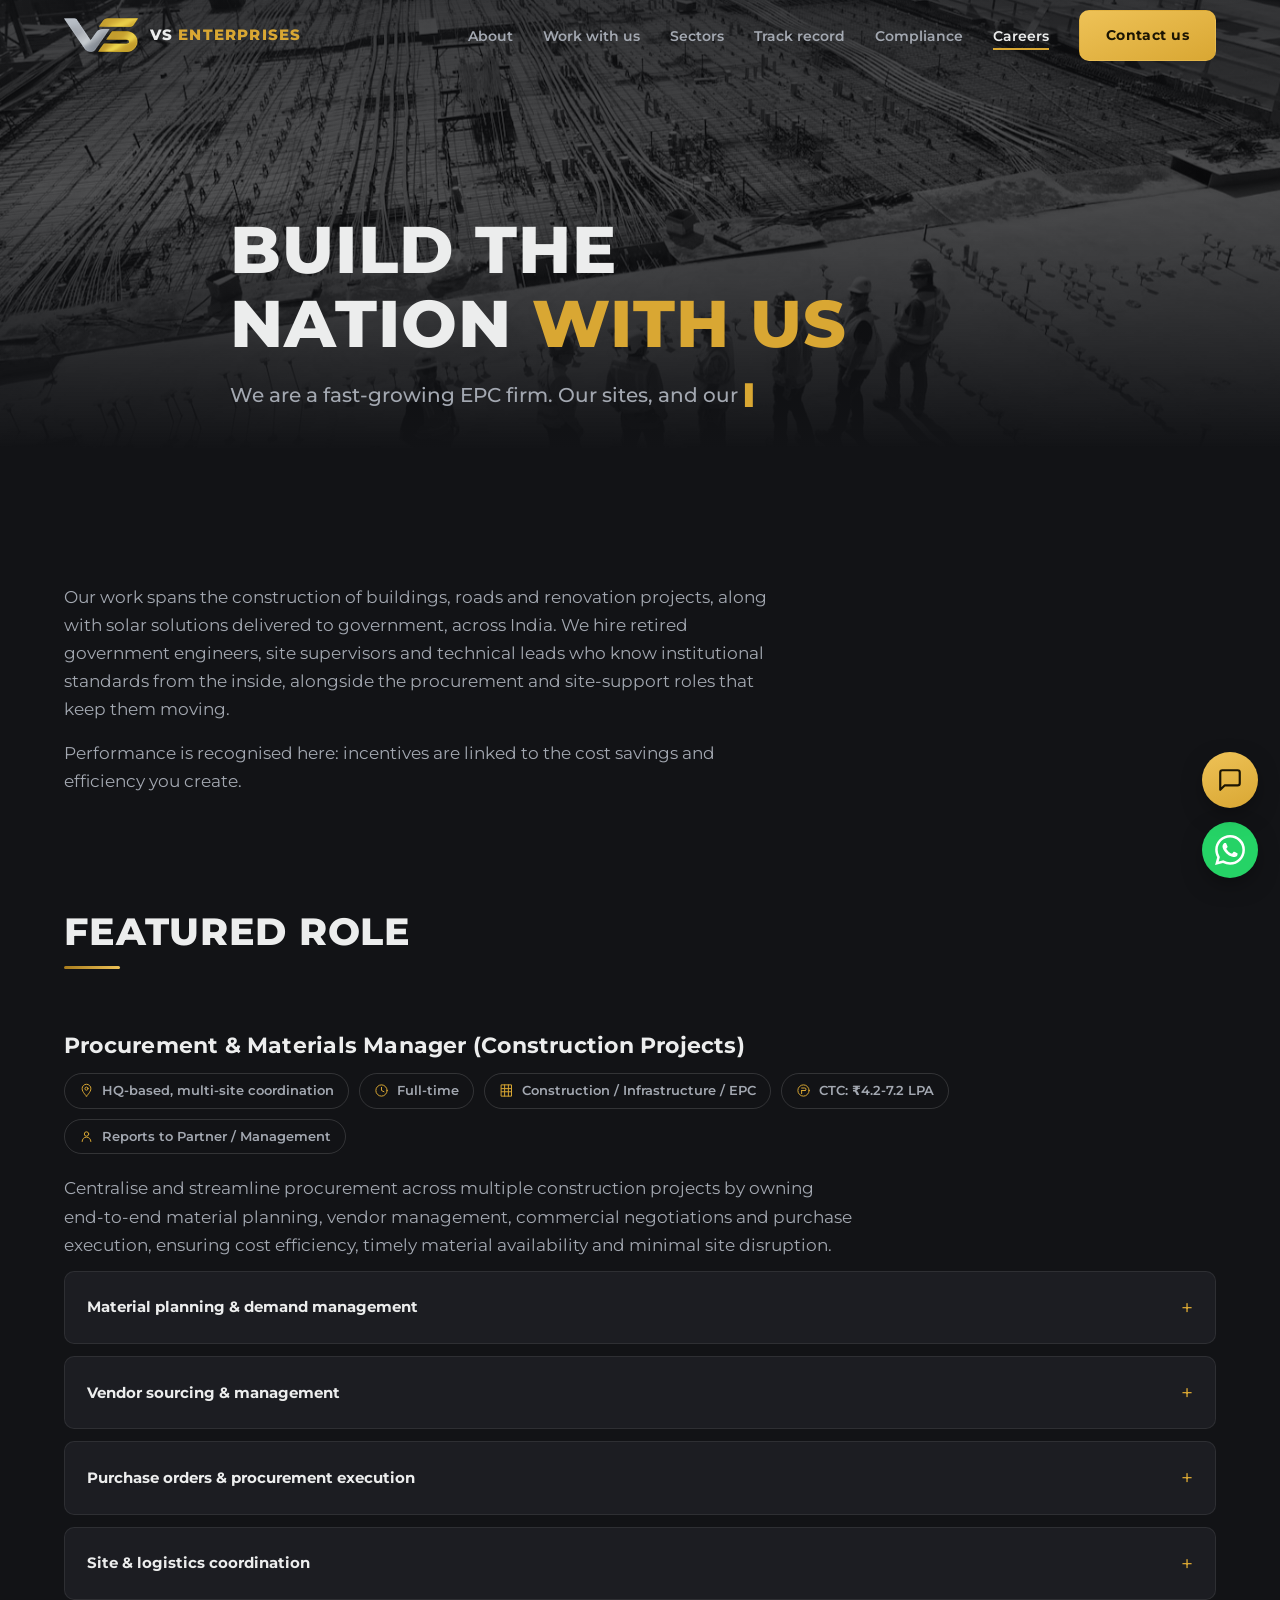
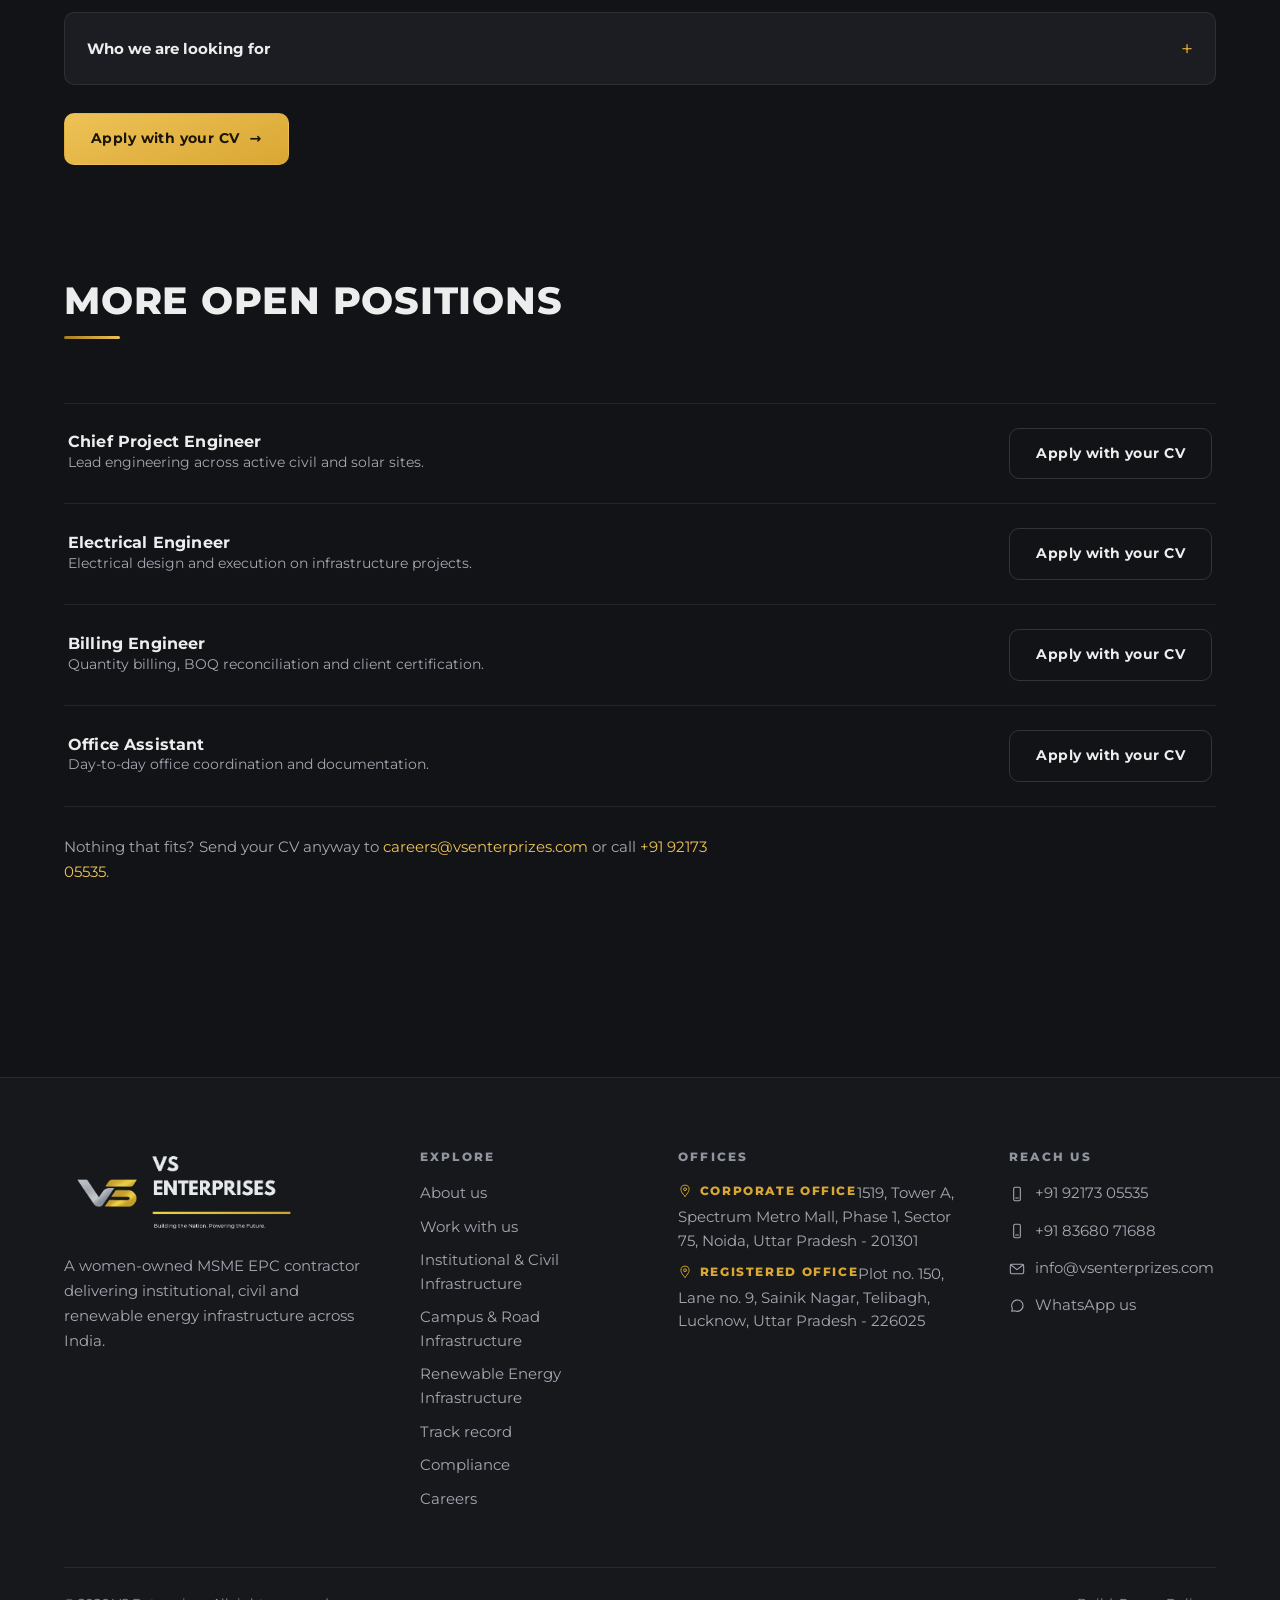
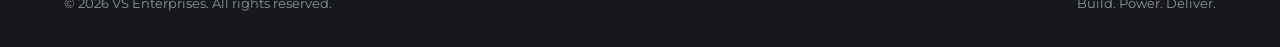
<file: careers.html>
<!DOCTYPE html>
<html lang="en">
<head>
  <meta charset="utf-8">
  <meta name="viewport" content="width=device-width, initial-scale=1">
  <title>Careers | VS Enterprises</title>
  <meta name="description" content="Join VS Enterprises, a fast-growing EPC firm delivering civil and solar infrastructure across India. Open roles: Procurement &amp; Materials Manager, Chief Project Engineer, and more.">
  <meta name="keywords" content="GeM, Government e-Marketplace, GeM seller, public procurement consultant, EPC projects, infrastructure consulting India, construction management, tender consultancy, CPPP, GFR 2017, works consultancy, solar water heater tender, BIS approved solar, MNRE approved ETC">
  <meta property="og:type" content="website">
  <meta property="og:site_name" content="VS Enterprises">
  <meta property="og:title" content="Careers | VS Enterprises">
  <meta property="og:description" content="Join VS Enterprises, a fast-growing EPC firm delivering civil and solar infrastructure across India.">
  <meta property="og:image" content="https://www.vsenterprizes.com/assets/img/logo-lockup.png">
  <link rel="icon" type="image/png" href="assets/img/favicon.png">
  <link rel="preload" href="assets/fonts/montserrat-var.woff2" as="font" type="font/woff2" crossorigin>
  <link rel="stylesheet" href="assets/css/style.css">
  <script>document.documentElement.classList.add("js");</script>
</head>
<body>

  <div id="loader" aria-hidden="true">
    <div class="loader-inner">
      <svg class="loader-sky" viewBox="0 0 240 100" aria-hidden="true">
        <path style="--i:0" pathLength="1" d="M0 95 H240"/>
        <path style="--i:1" pathLength="1" d="M14 95 V56 H40 V95"/>
        <path style="--i:2" pathLength="1" d="M52 95 V32 H76 V95"/>
        <path style="--i:3" class="gold-line" pathLength="1" d="M88 95 V16 H118 V95 M103 16 V7"/>
        <path style="--i:4" pathLength="1" d="M130 95 V42 H156 V95"/>
        <path style="--i:5" pathLength="1" d="M166 95 V62 H192 V95"/>
        <path style="--i:6" class="gold-line" pathLength="1" d="M210 95 V26 M196 33 H236 M210 26 L196 33 M210 26 L236 33 M228 33 V50"/>
      </svg>
      <div class="loader-bar"></div>
      <div class="loader-word">VS Enterprises</div>
    </div>
  </div>

  <header class="nav">
    <div class="nav-inner">
      <a class="brand" href="index.html" aria-label="VS Enterprises home">
        <img src="assets/img/logo.png" alt="">
        <b>VS <span>ENTERPRISES</span></b>
      </a>
      <button class="nav-toggle" aria-expanded="false" aria-label="Menu">
        <span></span><span></span><span></span>
      </button>
      <ul class="nav-links">
        <li style="--i:0"><a href="about.html">About</a></li>
        <li style="--i:1"><a href="services.html">Work with us</a></li>
        <li style="--i:2"><a href="sectors.html">Sectors</a></li>
        <li style="--i:3"><a href="track-record.html">Track record</a></li>
        <li style="--i:4"><a href="compliance.html">Compliance</a></li>
        <li style="--i:5"><a href="careers.html">Careers</a></li>
        <li style="--i:6"><a class="btn btn-gold" href="contact.html">Contact us</a></li>
      </ul>
    </div>
  </header>

  <main>

    <section class="page-hero">
      <div class="media" data-parallax="18"><img src="assets/img/construction-site.jpg" alt="Site engineers standing on a construction deck"></div>
      <div class="wrap">
        <h1 class="display">Build the nation <span class="accent">with us</span></h1>
        <p class="lede">
          <span class="sr-only">We are a fast-growing EPC firm. Our sites, and our teams, keep growing.</span>
          <span class="lede-type" aria-hidden="true"></span>
        </p>
      </div>
    </section>

    <section>
      <div class="wrap">
        <div class="prose" data-reveal style="max-width:760px">
          <p>Our work spans the construction of buildings, roads and renovation projects, along with solar solutions delivered to government, across India. We hire retired government engineers, site supervisors and technical leads who know institutional standards from the inside, alongside the procurement and site-support roles that keep them moving.</p>
          <p>Performance is recognised here: incentives are linked to the cost savings and efficiency you create.</p>
        </div>
      </div>
    </section>

    <section style="padding-top:0">
      <div class="wrap">
        <div class="section-head" data-reveal>
          <h2>Featured role</h2>
        </div>
        <div class="jd" data-reveal>
          <h3 style="font-size:1.35rem">Procurement &amp; Materials Manager (Construction Projects)</h3>
          <div class="role-meta">
            <span><svg class="picto" viewBox="0 0 24 24" aria-hidden="true"><path d="M12 21s7-6.5 7-12a7 7 0 1 0-14 0c0 5.5 7 12 7 12Z"/><circle cx="12" cy="9" r="2.5"/></svg>HQ-based, multi-site coordination</span>
            <span><svg class="picto" viewBox="0 0 24 24" aria-hidden="true"><circle cx="12" cy="12" r="9"/><path d="M12 7v5l4 2"/></svg>Full-time</span>
            <span><svg class="picto" viewBox="0 0 24 24" aria-hidden="true"><rect x="4" y="3" width="16" height="18"/><line x1="4" y1="9" x2="20" y2="9"/><line x1="4" y1="14" x2="20" y2="14"/><line x1="9" y1="3" x2="9" y2="21"/><line x1="15" y1="3" x2="15" y2="21"/></svg>Construction / Infrastructure / EPC</span>
            <span><svg class="picto" viewBox="0 0 24 24" aria-hidden="true"><circle cx="12" cy="12" r="9"/><path d="M9 8h5a2 2 0 1 1 0 4H9m0 0h6m-6 0v5"/></svg>CTC: &#8377;4.2-7.2 LPA</span>
            <span><svg class="picto" viewBox="0 0 24 24" aria-hidden="true"><circle cx="12" cy="8" r="3.5"/><path d="M5 20c0-3.9 3.1-7 7-7s7 3.1 7 7"/></svg>Reports to Partner / Management</span>
          </div>
          <p class="muted" style="margin-top:20px;max-width:72ch">Centralise and streamline procurement across multiple construction projects by owning end-to-end material planning, vendor management, commercial negotiations and purchase execution, ensuring cost efficiency, timely material availability and minimal site disruption.</p>

          <details>
            <summary>Material planning &amp; demand management</summary>
            <div class="details-body">
              <ul>
                <li>Collect, consolidate and validate material requirements from multiple project sites weekly</li>
                <li>Align material demand with BOQs, project timelines and execution stages</li>
                <li>Prevent overstocking, shortages and emergency procurement through proactive planning</li>
              </ul>
            </div>
          </details>
          <details>
            <summary>Vendor sourcing &amp; management</summary>
            <div class="details-body">
              <ul>
                <li>Identify, onboard and manage vendors across material categories: cement, steel, electrical, plumbing, finishing and more</li>
                <li>Obtain and compare quotations, minimum 2-3 vendors for major items</li>
                <li>Negotiate pricing, credit terms, delivery schedules and commercial conditions</li>
                <li>Maintain an approved vendor master and rate database</li>
              </ul>
            </div>
          </details>
          <details>
            <summary>Purchase orders &amp; procurement execution</summary>
            <div class="details-body">
              <ul>
                <li>Prepare, issue and track purchase orders per the approval matrix</li>
                <li>Ensure accuracy in specifications, quantities, GST compliance, freight terms and payment conditions</li>
                <li>Coordinate vendor dispatch schedules and delivery confirmations</li>
              </ul>
            </div>
          </details>
          <details>
            <summary>Site &amp; logistics coordination</summary>
            <div class="details-body">
              <ul>
                <li>Act as the single point of contact between site teams and vendors</li>
                <li>Ensure timely material delivery to avoid work stoppages or idle manpower</li>
                <li>Resolve supply issues, delays and vendor disputes in real time</li>
              </ul>
            </div>
          </details>
          <details>
            <summary>Who we are looking for</summary>
            <div class="details-body">
              <ul>
                <li>3-6 years in procurement or materials management within construction or EPC projects; multi-site exposure preferred</li>
                <li>Strong negotiation and commercial acumen, with working knowledge of construction materials, specifications and market pricing</li>
                <li>Proficient in MS Excel or Google Sheets (mandatory); familiar with GST invoices, transport logistics and basic compliance</li>
                <li>Process-driven, detail-oriented, assertive and solution-focused under pressure</li>
              </ul>
            </div>
          </details>

          <div style="margin-top:28px">
            <a class="btn btn-gold" href="mailto:careers@vsenterprizes.com?subject=Application%3A%20Procurement%20%26%20Materials%20Manager">Apply with your CV <span class="arrow">&rarr;</span></a>
          </div>
        </div>
      </div>
    </section>

    <section style="padding-top:0">
      <div class="wrap">
        <div class="section-head" data-reveal>
          <h2>More open positions</h2>
        </div>
        <div data-reveal>
          <div class="role-row">
            <div>
              <h3>Chief Project Engineer</h3>
              <p class="muted">Lead engineering across active civil and solar sites.</p>
            </div>
            <a class="btn btn-ghost" href="mailto:careers@vsenterprizes.com?subject=Application%3A%20Chief%20Project%20Engineer">Apply with your CV</a>
          </div>
          <div class="role-row">
            <div>
              <h3>Electrical Engineer</h3>
              <p class="muted">Electrical design and execution on infrastructure projects.</p>
            </div>
            <a class="btn btn-ghost" href="mailto:careers@vsenterprizes.com?subject=Application%3A%20Electrical%20Engineer">Apply with your CV</a>
          </div>
          <div class="role-row">
            <div>
              <h3>Billing Engineer</h3>
              <p class="muted">Quantity billing, BOQ reconciliation and client certification.</p>
            </div>
            <a class="btn btn-ghost" href="mailto:careers@vsenterprizes.com?subject=Application%3A%20Billing%20Engineer">Apply with your CV</a>
          </div>
          <div class="role-row">
            <div>
              <h3>Office Assistant</h3>
              <p class="muted">Day-to-day office coordination and documentation.</p>
            </div>
            <a class="btn btn-ghost" href="mailto:careers@vsenterprizes.com?subject=Application%3A%20Office%20Assistant">Apply with your CV</a>
          </div>
        </div>
        <p class="muted" style="margin-top:28px;font-size:0.92rem" data-reveal>Nothing that fits? Send your CV anyway to <a href="mailto:careers@vsenterprizes.com" style="color:var(--gold-bright)">careers@vsenterprizes.com</a> or call <a href="tel:+919217305535" style="color:var(--gold-bright)">+91 92173 05535</a>.</p>
      </div>
    </section>

  </main>

  <footer>
    <div class="wrap">
      <div class="foot-grid">
        <div class="foot-brand">
          <img class="lockup" src="assets/img/logo-lockup.png" alt="VS Enterprises. Building the Nation. Powering the Future.">
          <p>A women-owned MSME EPC contractor delivering institutional, civil and renewable energy infrastructure across India.</p>
        </div>
        <div class="foot-col">
          <h4>Explore</h4>
          <ul>
            <li><a href="about.html">About us</a></li>
            <li><a href="services.html">Work with us</a></li>
            <li><a href="sector-works.html">Institutional &amp; Civil Infrastructure</a></li>
            <li><a href="sector-campus-road.html">Campus &amp; Road Infrastructure</a></li>
            <li><a href="sector-renewable.html">Renewable Energy Infrastructure</a></li>
            <li><a href="track-record.html">Track record</a></li>
            <li><a href="compliance.html">Compliance</a></li>
            <li><a href="careers.html">Careers</a></li>
          </ul>
        </div>
        <div class="foot-col">
          <h4>Offices</h4>
          <ul>
            <li><span class="foot-office"><svg class="picto" viewBox="0 0 24 24" aria-hidden="true"><path pathLength="1" d="M12 21s7-6.5 7-12a7 7 0 1 0-14 0c0 5.5 7 12 7 12Z"/><circle pathLength="1" cx="12" cy="9" r="2.5"/></svg>Corporate Office</span>1519, Tower A, Spectrum Metro Mall, Phase 1, Sector 75, Noida, Uttar Pradesh - 201301</li>
            <li><span class="foot-office"><svg class="picto" viewBox="0 0 24 24" aria-hidden="true"><path pathLength="1" d="M12 21s7-6.5 7-12a7 7 0 1 0-14 0c0 5.5 7 12 7 12Z"/><circle pathLength="1" cx="12" cy="9" r="2.5"/></svg>Registered Office</span>Plot no. 150, Lane no. 9, Sainik Nagar, Telibagh, Lucknow, Uttar Pradesh - 226025</li>
          </ul>
        </div>
        <div class="foot-col">
          <h4>Reach us</h4>
          <ul>
            <li><a href="tel:+919217305535"><svg class="picto" style="width:16px;height:16px" viewBox="0 0 24 24" aria-hidden="true"><rect pathLength="1" x="7" y="2" width="10" height="20" rx="2"/><line pathLength="1" x1="10" y1="18" x2="14" y2="18"/></svg>+91 92173 05535</a></li>
            <li><a href="tel:+918368071688"><svg class="picto" style="width:16px;height:16px" viewBox="0 0 24 24" aria-hidden="true"><rect pathLength="1" x="7" y="2" width="10" height="20" rx="2"/><line pathLength="1" x1="10" y1="18" x2="14" y2="18"/></svg>+91 83680 71688</a></li>
            <li><a href="mailto:info@vsenterprizes.com"><svg class="picto" style="width:16px;height:16px" viewBox="0 0 24 24" aria-hidden="true"><rect pathLength="1" x="2" y="5" width="20" height="14" rx="2"/><path pathLength="1" d="M3 6l9 7 9-7"/></svg>info@vsenterprizes.com</a></li>
            <li><a href="https://wa.me/919217305535" target="_blank" rel="noopener"><svg class="picto" style="width:16px;height:16px" viewBox="0 0 24 24" aria-hidden="true"><path pathLength="1" d="M21 11.5a8.5 8.5 0 0 1-12.4 7.5L4 20l1.1-4.4A8.5 8.5 0 1 1 21 11.5Z"/></svg>WhatsApp us</a></li>
          </ul>
        </div>
      </div>
      <div class="foot-bottom">
        <span>&copy; <span id="year"></span> VS Enterprises. All rights reserved.</span>
        <span>Build. Power. Deliver.</span>
      </div>
    </div>
  </footer>

  <a class="wa-float" href="https://wa.me/919217305535" target="_blank" rel="noopener" aria-label="Chat with VS Enterprises on WhatsApp">
    <svg viewBox="0 0 24 24" fill="currentColor" aria-hidden="true"><path d="M17.472 14.382c-.297-.149-1.758-.867-2.03-.967-.273-.099-.471-.148-.67.15-.197.297-.767.966-.94 1.164-.173.199-.347.223-.644.075-.297-.15-1.255-.463-2.39-1.475-.883-.788-1.48-1.761-1.653-2.059-.173-.297-.018-.458.13-.606.134-.133.298-.347.446-.52.149-.174.198-.298.298-.497.099-.198.05-.371-.025-.52-.075-.149-.669-1.612-.916-2.207-.242-.579-.487-.5-.669-.51-.173-.008-.371-.01-.57-.01-.198 0-.52.074-.792.372-.272.297-1.04 1.016-1.04 2.479 0 1.462 1.065 2.875 1.213 3.074.149.198 2.096 3.2 5.077 4.487.709.306 1.262.489 1.694.625.712.227 1.36.195 1.871.118.571-.085 1.758-.719 2.006-1.413.248-.694.248-1.289.173-1.413-.074-.124-.272-.198-.57-.347m-5.421 7.403h-.004a9.87 9.87 0 01-5.031-1.378l-.361-.214-3.741.982.998-3.648-.235-.374a9.86 9.86 0 01-1.51-5.26c.001-5.45 4.436-9.884 9.888-9.884 2.64 0 5.122 1.03 6.988 2.898a9.825 9.825 0 012.893 6.994c-.003 5.45-4.437 9.884-9.885 9.884m8.413-18.297A11.815 11.815 0 0012.05 0C5.495 0 .16 5.335.157 11.892c0 2.096.547 4.142 1.588 5.945L.057 24l6.305-1.654a11.882 11.882 0 005.683 1.448h.005c6.554 0 11.89-5.335 11.893-11.893a11.821 11.821 0 00-3.48-8.413"/></svg>
  </a>

  <script src="assets/js/main.js" defer></script>
  <script src="assets/js/chatbot.js" defer></script>
</body>
</html>
</file>
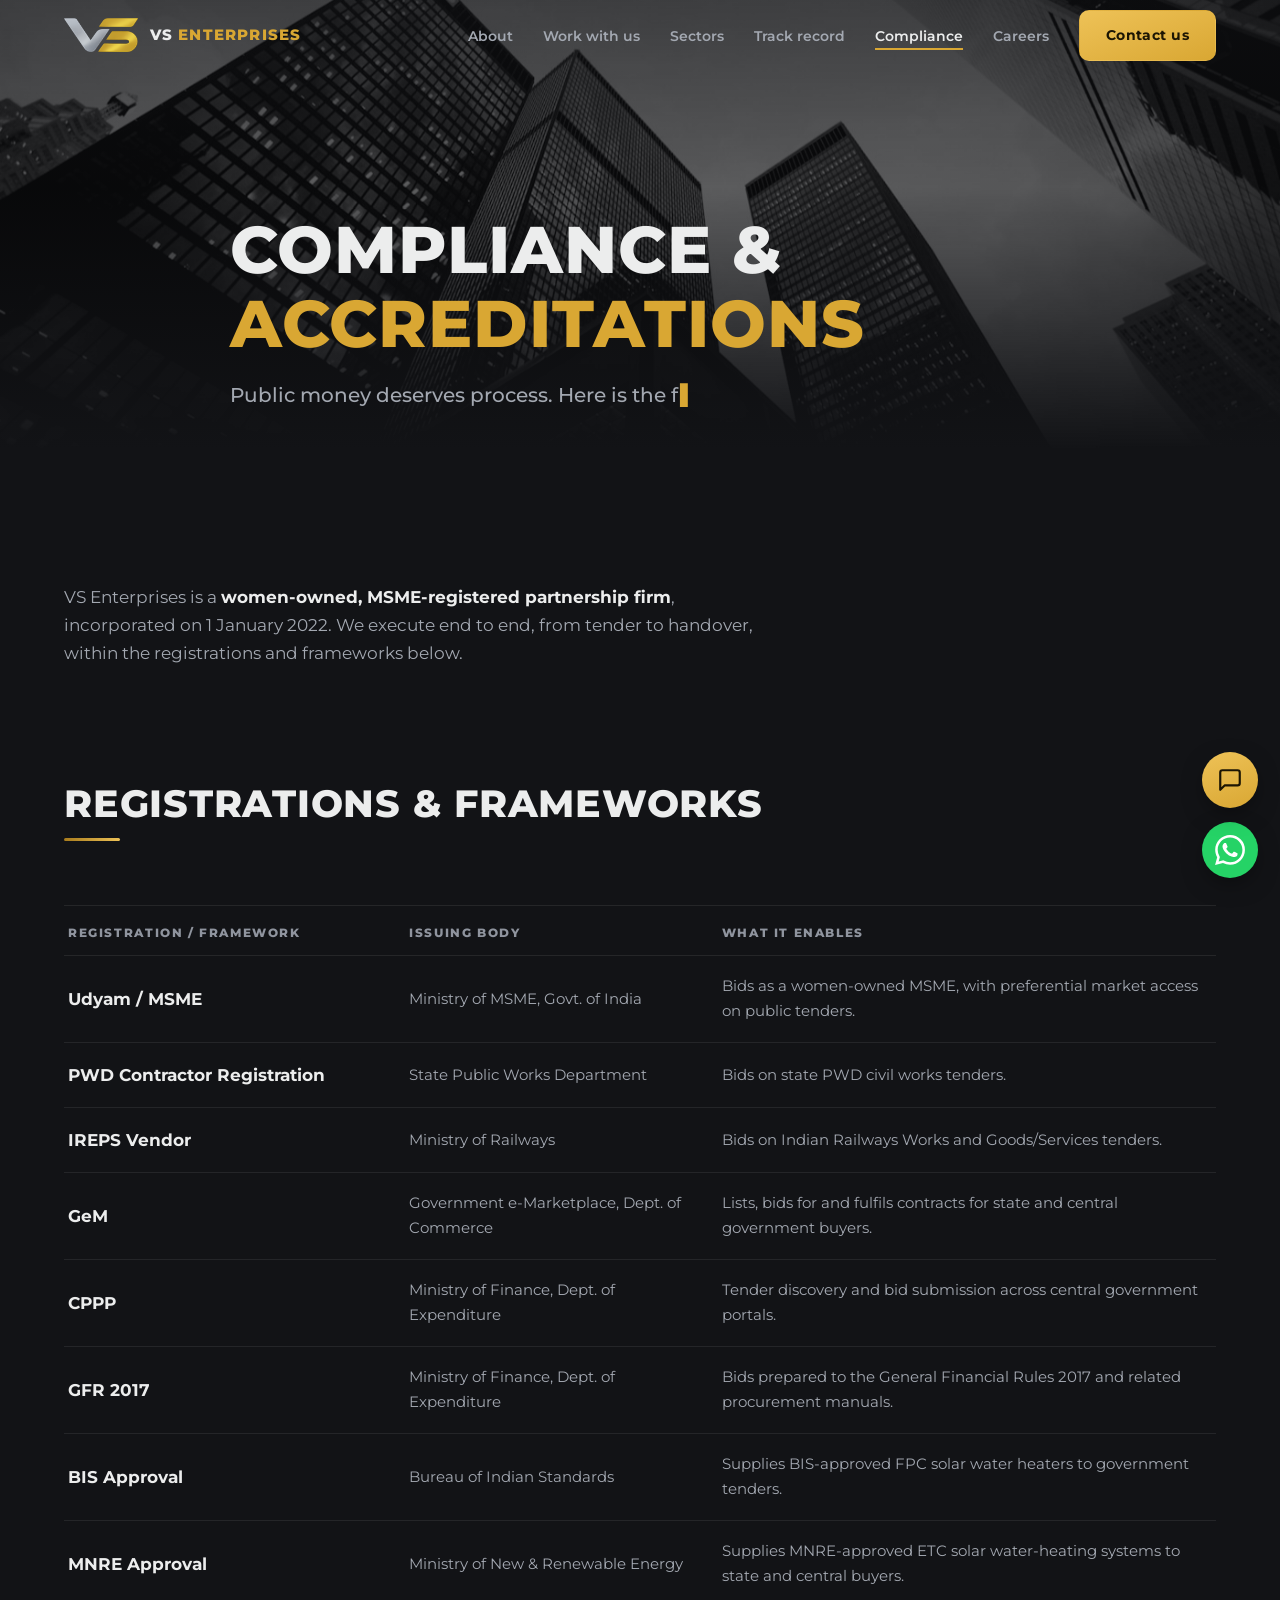
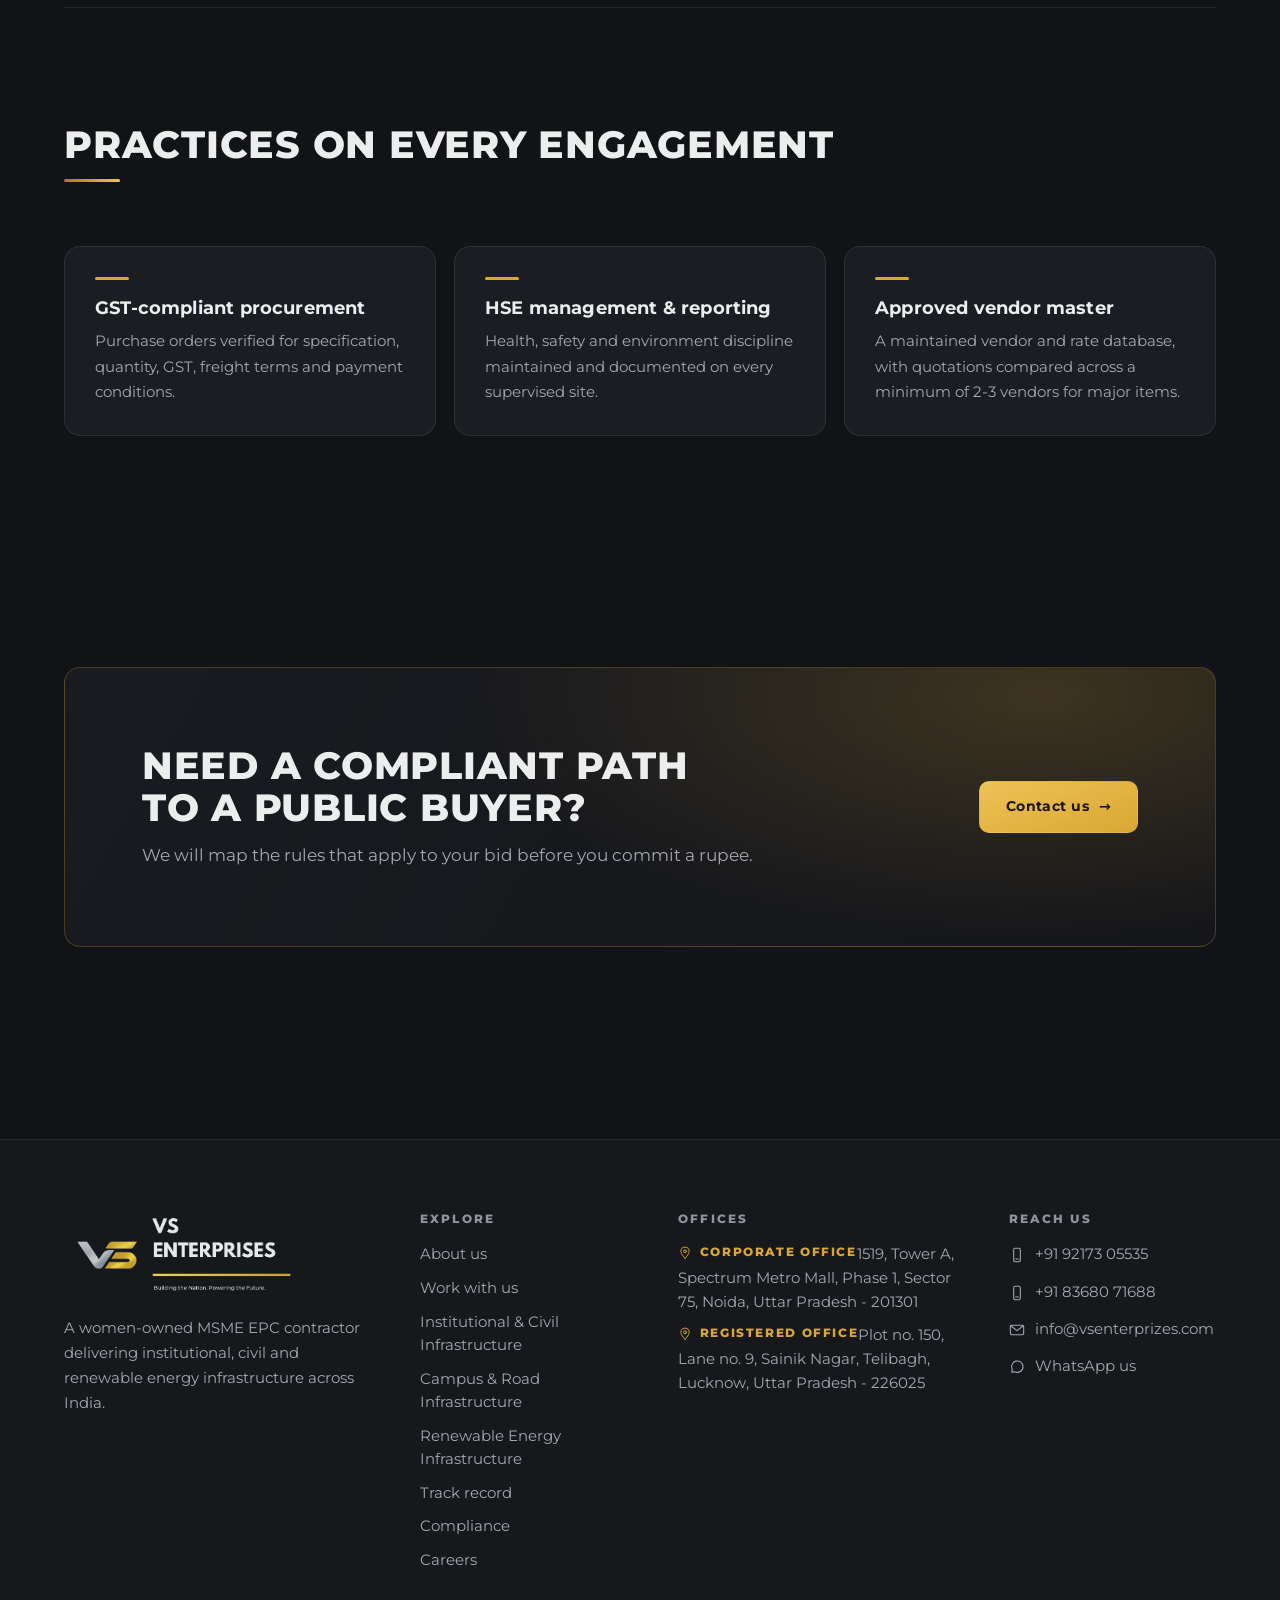
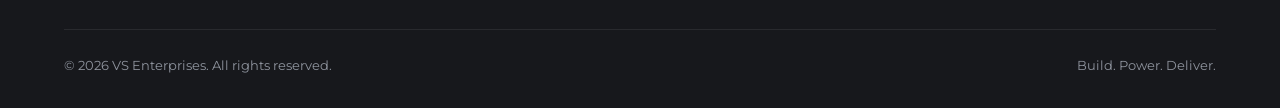
<file: compliance.html>
<!DOCTYPE html>
<html lang="en">
<head>
  <meta charset="utf-8">
  <meta name="viewport" content="width=device-width, initial-scale=1">
  <title>Compliance &amp; Accreditations | VS Enterprises</title>
  <meta name="description" content="How VS Enterprises operates within India's public-procurement framework: GeM, CPPP, GFR 2017, EPC contracting, BIS and MNRE product approvals, GST and HSE practice.">
  <meta name="keywords" content="GeM, Government e-Marketplace, GeM seller, public procurement consultant, EPC projects, infrastructure consulting India, construction management, tender consultancy, CPPP, GFR 2017, works consultancy, solar water heater tender, BIS approved solar, MNRE approved ETC">
  <meta property="og:type" content="website">
  <meta property="og:site_name" content="VS Enterprises">
  <meta property="og:title" content="Compliance &amp; Accreditations | VS Enterprises">
  <meta property="og:description" content="How VS Enterprises operates within India's public-procurement framework: GeM, CPPP, GFR 2017, BIS and MNRE approvals, GST and HSE practice.">
  <meta property="og:image" content="https://www.vsenterprizes.com/assets/img/logo-lockup.png">
  <link rel="icon" type="image/png" href="assets/img/favicon.png">
  <link rel="preload" href="assets/fonts/montserrat-var.woff2" as="font" type="font/woff2" crossorigin>
  <link rel="stylesheet" href="assets/css/style.css">
  <script>document.documentElement.classList.add("js");</script>
</head>
<body>

  <div id="loader" aria-hidden="true">
    <div class="loader-inner">
      <svg class="loader-sky" viewBox="0 0 240 100" aria-hidden="true">
        <path style="--i:0" pathLength="1" d="M0 95 H240"/>
        <path style="--i:1" pathLength="1" d="M14 95 V56 H40 V95"/>
        <path style="--i:2" pathLength="1" d="M52 95 V32 H76 V95"/>
        <path style="--i:3" class="gold-line" pathLength="1" d="M88 95 V16 H118 V95 M103 16 V7"/>
        <path style="--i:4" pathLength="1" d="M130 95 V42 H156 V95"/>
        <path style="--i:5" pathLength="1" d="M166 95 V62 H192 V95"/>
        <path style="--i:6" class="gold-line" pathLength="1" d="M210 95 V26 M196 33 H236 M210 26 L196 33 M210 26 L236 33 M228 33 V50"/>
      </svg>
      <div class="loader-bar"></div>
      <div class="loader-word">VS Enterprises</div>
    </div>
  </div>

  <header class="nav">
    <div class="nav-inner">
      <a class="brand" href="index.html" aria-label="VS Enterprises home">
        <img src="assets/img/logo.png" alt="">
        <b>VS <span>ENTERPRISES</span></b>
      </a>
      <button class="nav-toggle" aria-expanded="false" aria-label="Menu">
        <span></span><span></span><span></span>
      </button>
      <ul class="nav-links">
        <li style="--i:0"><a href="about.html">About</a></li>
        <li style="--i:1"><a href="services.html">Work with us</a></li>
        <li style="--i:2"><a href="sectors.html">Sectors</a></li>
        <li style="--i:3"><a href="track-record.html">Track record</a></li>
        <li style="--i:4"><a href="compliance.html">Compliance</a></li>
        <li style="--i:5"><a href="careers.html">Careers</a></li>
        <li style="--i:6"><a class="btn btn-gold" href="contact.html">Contact us</a></li>
      </ul>
    </div>
  </header>

  <main>

    <section class="page-hero">
      <div class="media" data-parallax="18"><img src="assets/img/glass-tower.jpg" alt="Glass office towers seen from below"></div>
      <div class="wrap">
        <h1 class="display">Compliance &amp; <span class="accent">Accreditations</span></h1>
        <p class="lede">
          <span class="sr-only">Public money deserves process. Here is the framework we work within.</span>
          <span class="lede-type" aria-hidden="true"></span>
        </p>
      </div>
    </section>

    <section>
      <div class="wrap">
        <div class="prose" data-reveal style="max-width:760px">
          <p>VS Enterprises is a <b>women-owned, MSME-registered partnership firm</b>, incorporated on 1 January 2022. We execute end to end, from tender to handover, within the registrations and frameworks below.</p>
        </div>
      </div>
    </section>

    <section style="padding-top:0">
      <div class="wrap">
        <div class="section-head" data-reveal>
          <h2>Registrations &amp; frameworks</h2>
        </div>
        <div class="reg-table">
          <div class="reg-row head" aria-hidden="true">
            <span>Registration / framework</span>
            <span>Issuing body</span>
            <span>What it enables</span>
          </div>
          <div class="reg-row" data-reveal>
            <div class="reg-name">Udyam / MSME</div>
            <div class="reg-body">Ministry of MSME, Govt. of India</div>
            <div class="reg-enables">Bids as a women-owned MSME, with preferential market access on public tenders.</div>
          </div>
          <div class="reg-row" data-reveal>
            <div class="reg-name">PWD Contractor Registration</div>
            <div class="reg-body">State Public Works Department</div>
            <div class="reg-enables">Bids on state PWD civil works tenders.</div>
          </div>
          <div class="reg-row" data-reveal>
            <div class="reg-name">IREPS Vendor</div>
            <div class="reg-body">Ministry of Railways</div>
            <div class="reg-enables">Bids on Indian Railways Works and Goods/Services tenders.</div>
          </div>
          <div class="reg-row" data-reveal>
            <div class="reg-name">GeM</div>
            <div class="reg-body">Government e-Marketplace, Dept. of Commerce</div>
            <div class="reg-enables">Lists, bids for and fulfils contracts for state and central government buyers.</div>
          </div>
          <div class="reg-row" data-reveal>
            <div class="reg-name">CPPP</div>
            <div class="reg-body">Ministry of Finance, Dept. of Expenditure</div>
            <div class="reg-enables">Tender discovery and bid submission across central government portals.</div>
          </div>
          <div class="reg-row" data-reveal>
            <div class="reg-name">GFR 2017</div>
            <div class="reg-body">Ministry of Finance, Dept. of Expenditure</div>
            <div class="reg-enables">Bids prepared to the General Financial Rules 2017 and related procurement manuals.</div>
          </div>
          <div class="reg-row" data-reveal>
            <div class="reg-name">BIS Approval</div>
            <div class="reg-body">Bureau of Indian Standards</div>
            <div class="reg-enables">Supplies BIS-approved FPC solar water heaters to government tenders.</div>
          </div>
          <div class="reg-row" data-reveal>
            <div class="reg-name">MNRE Approval</div>
            <div class="reg-body">Ministry of New &amp; Renewable Energy</div>
            <div class="reg-enables">Supplies MNRE-approved ETC solar water-heating systems to state and central buyers.</div>
          </div>
        </div>
      </div>
    </section>

    <section style="padding-top:0">
      <div class="wrap">
        <div class="section-head" data-reveal>
          <h2>Practices on every engagement</h2>
        </div>
        <div class="card-grid cols-3">
          <div class="fcard" data-reveal>
            <div class="tick"></div>
            <h3>GST-compliant procurement</h3>
            <p>Purchase orders verified for specification, quantity, GST, freight terms and payment conditions.</p>
          </div>
          <div class="fcard" data-reveal style="--d:1">
            <div class="tick"></div>
            <h3>HSE management &amp; reporting</h3>
            <p>Health, safety and environment discipline maintained and documented on every supervised site.</p>
          </div>
          <div class="fcard" data-reveal style="--d:2">
            <div class="tick"></div>
            <h3>Approved vendor master</h3>
            <p>A maintained vendor and rate database, with quotations compared across a minimum of 2-3 vendors for major items.</p>
          </div>
        </div>
      </div>
    </section>

    <section>
      <div class="wrap">
        <div class="cta-band" data-reveal>
          <div>
            <h2>Need a compliant path to a public buyer?</h2>
            <p>We will map the rules that apply to your bid before you commit a rupee.</p>
          </div>
          <a class="btn btn-gold" href="contact.html">Contact us <span class="arrow">&rarr;</span></a>
        </div>
      </div>
    </section>

  </main>

  <footer>
    <div class="wrap">
      <div class="foot-grid">
        <div class="foot-brand">
          <img class="lockup" src="assets/img/logo-lockup.png" alt="VS Enterprises. Building the Nation. Powering the Future.">
          <p>A women-owned MSME EPC contractor delivering institutional, civil and renewable energy infrastructure across India.</p>
        </div>
        <div class="foot-col">
          <h4>Explore</h4>
          <ul>
            <li><a href="about.html">About us</a></li>
            <li><a href="services.html">Work with us</a></li>
            <li><a href="sector-works.html">Institutional &amp; Civil Infrastructure</a></li>
            <li><a href="sector-campus-road.html">Campus &amp; Road Infrastructure</a></li>
            <li><a href="sector-renewable.html">Renewable Energy Infrastructure</a></li>
            <li><a href="track-record.html">Track record</a></li>
            <li><a href="compliance.html">Compliance</a></li>
            <li><a href="careers.html">Careers</a></li>
          </ul>
        </div>
        <div class="foot-col">
          <h4>Offices</h4>
          <ul>
            <li><span class="foot-office"><svg class="picto" viewBox="0 0 24 24" aria-hidden="true"><path pathLength="1" d="M12 21s7-6.5 7-12a7 7 0 1 0-14 0c0 5.5 7 12 7 12Z"/><circle pathLength="1" cx="12" cy="9" r="2.5"/></svg>Corporate Office</span>1519, Tower A, Spectrum Metro Mall, Phase 1, Sector 75, Noida, Uttar Pradesh - 201301</li>
            <li><span class="foot-office"><svg class="picto" viewBox="0 0 24 24" aria-hidden="true"><path pathLength="1" d="M12 21s7-6.5 7-12a7 7 0 1 0-14 0c0 5.5 7 12 7 12Z"/><circle pathLength="1" cx="12" cy="9" r="2.5"/></svg>Registered Office</span>Plot no. 150, Lane no. 9, Sainik Nagar, Telibagh, Lucknow, Uttar Pradesh - 226025</li>
          </ul>
        </div>
        <div class="foot-col">
          <h4>Reach us</h4>
          <ul>
            <li><a href="tel:+919217305535"><svg class="picto" style="width:16px;height:16px" viewBox="0 0 24 24" aria-hidden="true"><rect pathLength="1" x="7" y="2" width="10" height="20" rx="2"/><line pathLength="1" x1="10" y1="18" x2="14" y2="18"/></svg>+91 92173 05535</a></li>
            <li><a href="tel:+918368071688"><svg class="picto" style="width:16px;height:16px" viewBox="0 0 24 24" aria-hidden="true"><rect pathLength="1" x="7" y="2" width="10" height="20" rx="2"/><line pathLength="1" x1="10" y1="18" x2="14" y2="18"/></svg>+91 83680 71688</a></li>
            <li><a href="mailto:info@vsenterprizes.com"><svg class="picto" style="width:16px;height:16px" viewBox="0 0 24 24" aria-hidden="true"><rect pathLength="1" x="2" y="5" width="20" height="14" rx="2"/><path pathLength="1" d="M3 6l9 7 9-7"/></svg>info@vsenterprizes.com</a></li>
            <li><a href="https://wa.me/919217305535" target="_blank" rel="noopener"><svg class="picto" style="width:16px;height:16px" viewBox="0 0 24 24" aria-hidden="true"><path pathLength="1" d="M21 11.5a8.5 8.5 0 0 1-12.4 7.5L4 20l1.1-4.4A8.5 8.5 0 1 1 21 11.5Z"/></svg>WhatsApp us</a></li>
          </ul>
        </div>
      </div>
      <div class="foot-bottom">
        <span>&copy; <span id="year"></span> VS Enterprises. All rights reserved.</span>
        <span>Build. Power. Deliver.</span>
      </div>
    </div>
  </footer>

  <a class="wa-float" href="https://wa.me/919217305535" target="_blank" rel="noopener" aria-label="Chat with VS Enterprises on WhatsApp">
    <svg viewBox="0 0 24 24" fill="currentColor" aria-hidden="true"><path d="M17.472 14.382c-.297-.149-1.758-.867-2.03-.967-.273-.099-.471-.148-.67.15-.197.297-.767.966-.94 1.164-.173.199-.347.223-.644.075-.297-.15-1.255-.463-2.39-1.475-.883-.788-1.48-1.761-1.653-2.059-.173-.297-.018-.458.13-.606.134-.133.298-.347.446-.52.149-.174.198-.298.298-.497.099-.198.05-.371-.025-.52-.075-.149-.669-1.612-.916-2.207-.242-.579-.487-.5-.669-.51-.173-.008-.371-.01-.57-.01-.198 0-.52.074-.792.372-.272.297-1.04 1.016-1.04 2.479 0 1.462 1.065 2.875 1.213 3.074.149.198 2.096 3.2 5.077 4.487.709.306 1.262.489 1.694.625.712.227 1.36.195 1.871.118.571-.085 1.758-.719 2.006-1.413.248-.694.248-1.289.173-1.413-.074-.124-.272-.198-.57-.347m-5.421 7.403h-.004a9.87 9.87 0 01-5.031-1.378l-.361-.214-3.741.982.998-3.648-.235-.374a9.86 9.86 0 01-1.51-5.26c.001-5.45 4.436-9.884 9.888-9.884 2.64 0 5.122 1.03 6.988 2.898a9.825 9.825 0 012.893 6.994c-.003 5.45-4.437 9.884-9.885 9.884m8.413-18.297A11.815 11.815 0 0012.05 0C5.495 0 .16 5.335.157 11.892c0 2.096.547 4.142 1.588 5.945L.057 24l6.305-1.654a11.882 11.882 0 005.683 1.448h.005c6.554 0 11.89-5.335 11.893-11.893a11.821 11.821 0 00-3.48-8.413"/></svg>
  </a>

  <script src="assets/js/main.js" defer></script>
  <script src="assets/js/chatbot.js" defer></script>
</body>
</html>
</file>
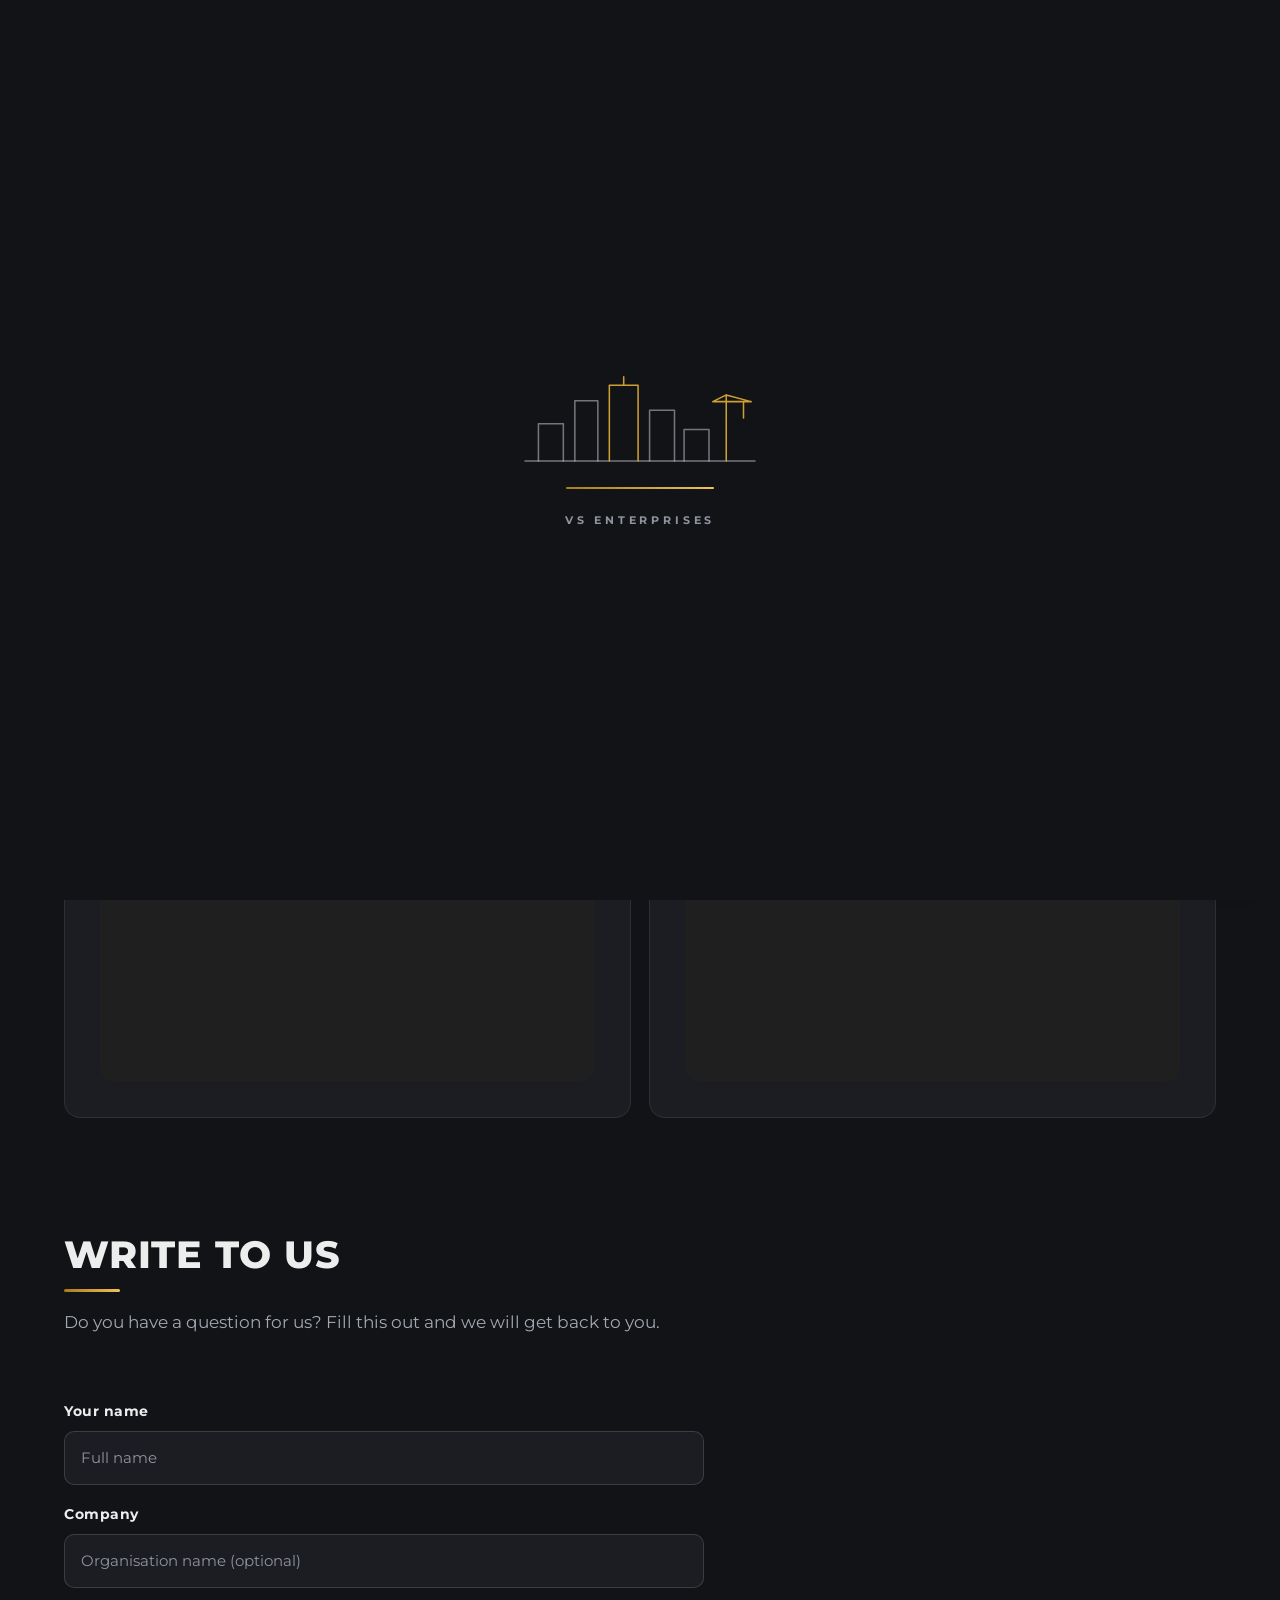
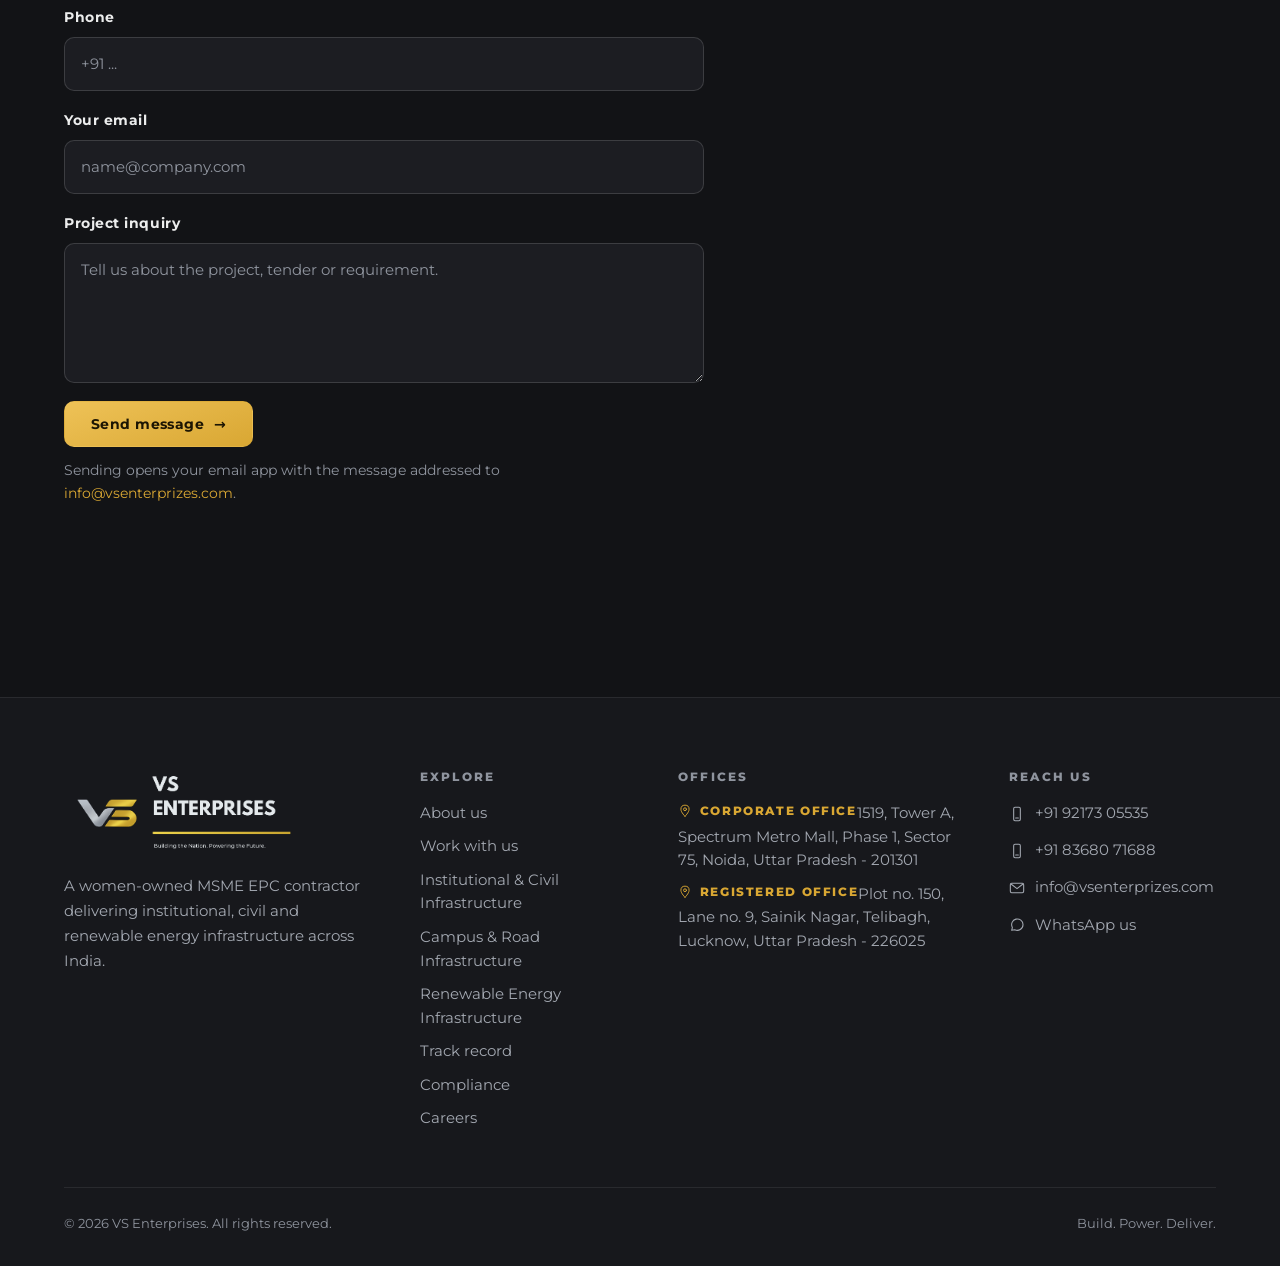
<file: contact.html>
<!DOCTYPE html>
<html lang="en">
<head>
  <meta charset="utf-8">
  <meta name="viewport" content="width=device-width, initial-scale=1">
  <title>Contact us | VS Enterprises</title>
  <meta name="description" content="Reach VS Enterprises at our Noida corporate office or Lucknow registered office. Call +91 92173 05535 or write to info@vsenterprizes.com.">
  <meta name="keywords" content="GeM, Government e-Marketplace, GeM seller, public procurement consultant, EPC projects, infrastructure consulting India, construction management, tender consultancy, CPPP, GFR 2017, works consultancy, solar water heater tender, BIS approved solar, MNRE approved ETC">
  <meta property="og:type" content="website">
  <meta property="og:site_name" content="VS Enterprises">
  <meta property="og:title" content="Contact us | VS Enterprises">
  <meta property="og:description" content="Reach VS Enterprises at our Noida corporate office or Lucknow registered office. Call +91 92173 05535 or write to info@vsenterprizes.com.">
  <meta property="og:image" content="https://www.vsenterprizes.com/assets/img/logo-lockup.png">
  <link rel="icon" type="image/png" href="assets/img/favicon.png">
  <link rel="preload" href="assets/fonts/montserrat-var.woff2" as="font" type="font/woff2" crossorigin>
  <link rel="stylesheet" href="assets/css/style.css">
  <script>document.documentElement.classList.add("js");</script>
</head>
<body>

  <div id="loader" aria-hidden="true">
    <div class="loader-inner">
      <svg class="loader-sky" viewBox="0 0 240 100" aria-hidden="true">
        <path style="--i:0" pathLength="1" d="M0 95 H240"/>
        <path style="--i:1" pathLength="1" d="M14 95 V56 H40 V95"/>
        <path style="--i:2" pathLength="1" d="M52 95 V32 H76 V95"/>
        <path style="--i:3" class="gold-line" pathLength="1" d="M88 95 V16 H118 V95 M103 16 V7"/>
        <path style="--i:4" pathLength="1" d="M130 95 V42 H156 V95"/>
        <path style="--i:5" pathLength="1" d="M166 95 V62 H192 V95"/>
        <path style="--i:6" class="gold-line" pathLength="1" d="M210 95 V26 M196 33 H236 M210 26 L196 33 M210 26 L236 33 M228 33 V50"/>
      </svg>
      <div class="loader-bar"></div>
      <div class="loader-word">VS Enterprises</div>
    </div>
  </div>

  <header class="nav">
    <div class="nav-inner">
      <a class="brand" href="index.html" aria-label="VS Enterprises home">
        <img src="assets/img/logo.png" alt="">
        <b>VS <span>ENTERPRISES</span></b>
      </a>
      <button class="nav-toggle" aria-expanded="false" aria-label="Menu">
        <span></span><span></span><span></span>
      </button>
      <ul class="nav-links">
        <li style="--i:0"><a href="about.html">About</a></li>
        <li style="--i:1"><a href="services.html">Work with us</a></li>
        <li style="--i:2"><a href="sectors.html">Sectors</a></li>
        <li style="--i:3"><a href="track-record.html">Track record</a></li>
        <li style="--i:4"><a href="compliance.html">Compliance</a></li>
        <li style="--i:5"><a href="careers.html">Careers</a></li>
        <li style="--i:6"><a class="btn btn-gold" href="contact.html">Contact us</a></li>
      </ul>
    </div>
  </header>

  <main>

    <section class="page-hero">
      <div class="media" data-parallax="18"><img src="assets/img/meeting.jpg" alt="Bright modern office interior"></div>
      <div class="wrap">
        <h1 class="display">Get in <span class="accent">touch</span></h1>
        <p class="lede">
          <span class="sr-only">We are happy to see you here. Ask us anything; we love to hear from you.</span>
          <span class="lede-type" aria-hidden="true"></span>
        </p>
      </div>
    </section>

    <section>
      <div class="wrap">
        <div class="office-grid">
          <div class="office" data-reveal>
            <h2><svg class="picto" style="width:16px;height:16px" viewBox="0 0 24 24" aria-hidden="true"><path d="M12 21s7-6.5 7-12a7 7 0 1 0-14 0c0 5.5 7 12 7 12Z"/><circle cx="12" cy="9" r="2.5"/></svg>Corporate Office</h2>
            <address>
              1519, Tower A,<br>
              Spectrum Metro Mall, Phase 1,<br>
              Sector 75, Noida,<br>
              Uttar Pradesh - 201301
            </address>
            <p style="margin-top:18px"><a href="tel:+918368071688">+91 83680 71688</a></p>
            <div class="map-embed">
              <iframe src="https://maps.google.com/maps?q=Spectrum%20Metro%20Mall%2C%20Sector%2075%2C%20Noida&output=embed" loading="lazy" title="Map: VS Enterprises corporate office, Sector 75, Noida" referrerpolicy="no-referrer-when-downgrade"></iframe>
            </div>
          </div>
          <div class="office" data-reveal style="--d:1">
            <h2><svg class="picto" style="width:16px;height:16px" viewBox="0 0 24 24" aria-hidden="true"><path d="M12 21s7-6.5 7-12a7 7 0 1 0-14 0c0 5.5 7 12 7 12Z"/><circle cx="12" cy="9" r="2.5"/></svg>Registered Office</h2>
            <address>
              Plot no. 150, Lane no. 9,<br>
              Sainik Nagar, Telibagh,<br>
              Lucknow,<br>
              Uttar Pradesh - 226025
            </address>
            <p style="margin-top:18px"><a href="tel:+919217305535">+91 92173 05535</a></p>
            <div class="map-embed">
              <iframe src="https://maps.google.com/maps?q=Sainik%20Nagar%2C%20Telibagh%2C%20Lucknow&output=embed" loading="lazy" title="Map: VS Enterprises registered office, Telibagh, Lucknow" referrerpolicy="no-referrer-when-downgrade"></iframe>
            </div>
          </div>
        </div>
      </div>
    </section>

    <section style="padding-top:0">
      <div class="wrap">
        <div class="section-head" data-reveal>
          <h2>Write to us</h2>
          <p class="muted">Do you have a question for us? Fill this out and we will get back to you.</p>
        </div>
        <form id="contact-form" class="contact-form" data-reveal>
          <div class="field">
            <label for="cf-name">Your name</label>
            <input id="cf-name" name="name" type="text" autocomplete="name" required placeholder="Full name">
          </div>
          <div class="field">
            <label for="cf-company">Company</label>
            <input id="cf-company" name="company" type="text" autocomplete="organization" placeholder="Organisation name (optional)">
          </div>
          <div class="field">
            <label for="cf-phone">Phone</label>
            <input id="cf-phone" name="phone" type="tel" autocomplete="tel" placeholder="+91 ...">
          </div>
          <div class="field">
            <label for="cf-email">Your email</label>
            <input id="cf-email" name="email" type="email" autocomplete="email" required placeholder="name@company.com">
          </div>
          <div class="field">
            <label for="cf-message">Project inquiry</label>
            <textarea id="cf-message" name="message" required maxlength="1400" placeholder="Tell us about the project, tender or requirement."></textarea>
          </div>
          <div>
            <button class="btn btn-gold" type="submit">Send message <span class="arrow">&rarr;</span></button>
            <p class="form-note" style="margin-top:12px">Sending opens your email app with the message addressed to <a href="mailto:info@vsenterprizes.com" style="color:var(--gold)">info@vsenterprizes.com</a>.</p>
          </div>
        </form>
      </div>
    </section>

  </main>

  <footer>
    <div class="wrap">
      <div class="foot-grid">
        <div class="foot-brand">
          <img class="lockup" src="assets/img/logo-lockup.png" alt="VS Enterprises. Building the Nation. Powering the Future.">
          <p>A women-owned MSME EPC contractor delivering institutional, civil and renewable energy infrastructure across India.</p>
        </div>
        <div class="foot-col">
          <h4>Explore</h4>
          <ul>
            <li><a href="about.html">About us</a></li>
            <li><a href="services.html">Work with us</a></li>
            <li><a href="sector-works.html">Institutional &amp; Civil Infrastructure</a></li>
            <li><a href="sector-campus-road.html">Campus &amp; Road Infrastructure</a></li>
            <li><a href="sector-renewable.html">Renewable Energy Infrastructure</a></li>
            <li><a href="track-record.html">Track record</a></li>
            <li><a href="compliance.html">Compliance</a></li>
            <li><a href="careers.html">Careers</a></li>
          </ul>
        </div>
        <div class="foot-col">
          <h4>Offices</h4>
          <ul>
            <li><span class="foot-office"><svg class="picto" viewBox="0 0 24 24" aria-hidden="true"><path pathLength="1" d="M12 21s7-6.5 7-12a7 7 0 1 0-14 0c0 5.5 7 12 7 12Z"/><circle pathLength="1" cx="12" cy="9" r="2.5"/></svg>Corporate Office</span>1519, Tower A, Spectrum Metro Mall, Phase 1, Sector 75, Noida, Uttar Pradesh - 201301</li>
            <li><span class="foot-office"><svg class="picto" viewBox="0 0 24 24" aria-hidden="true"><path pathLength="1" d="M12 21s7-6.5 7-12a7 7 0 1 0-14 0c0 5.5 7 12 7 12Z"/><circle pathLength="1" cx="12" cy="9" r="2.5"/></svg>Registered Office</span>Plot no. 150, Lane no. 9, Sainik Nagar, Telibagh, Lucknow, Uttar Pradesh - 226025</li>
          </ul>
        </div>
        <div class="foot-col">
          <h4>Reach us</h4>
          <ul>
            <li><a href="tel:+919217305535"><svg class="picto" style="width:16px;height:16px" viewBox="0 0 24 24" aria-hidden="true"><rect pathLength="1" x="7" y="2" width="10" height="20" rx="2"/><line pathLength="1" x1="10" y1="18" x2="14" y2="18"/></svg>+91 92173 05535</a></li>
            <li><a href="tel:+918368071688"><svg class="picto" style="width:16px;height:16px" viewBox="0 0 24 24" aria-hidden="true"><rect pathLength="1" x="7" y="2" width="10" height="20" rx="2"/><line pathLength="1" x1="10" y1="18" x2="14" y2="18"/></svg>+91 83680 71688</a></li>
            <li><a href="mailto:info@vsenterprizes.com"><svg class="picto" style="width:16px;height:16px" viewBox="0 0 24 24" aria-hidden="true"><rect pathLength="1" x="2" y="5" width="20" height="14" rx="2"/><path pathLength="1" d="M3 6l9 7 9-7"/></svg>info@vsenterprizes.com</a></li>
            <li><a href="https://wa.me/919217305535" target="_blank" rel="noopener"><svg class="picto" style="width:16px;height:16px" viewBox="0 0 24 24" aria-hidden="true"><path pathLength="1" d="M21 11.5a8.5 8.5 0 0 1-12.4 7.5L4 20l1.1-4.4A8.5 8.5 0 1 1 21 11.5Z"/></svg>WhatsApp us</a></li>
          </ul>
        </div>
      </div>
      <div class="foot-bottom">
        <span>&copy; <span id="year"></span> VS Enterprises. All rights reserved.</span>
        <span>Build. Power. Deliver.</span>
      </div>
    </div>
  </footer>

  <a class="wa-float" href="https://wa.me/919217305535" target="_blank" rel="noopener" aria-label="Chat with VS Enterprises on WhatsApp">
    <svg viewBox="0 0 24 24" fill="currentColor" aria-hidden="true"><path d="M17.472 14.382c-.297-.149-1.758-.867-2.03-.967-.273-.099-.471-.148-.67.15-.197.297-.767.966-.94 1.164-.173.199-.347.223-.644.075-.297-.15-1.255-.463-2.39-1.475-.883-.788-1.48-1.761-1.653-2.059-.173-.297-.018-.458.13-.606.134-.133.298-.347.446-.52.149-.174.198-.298.298-.497.099-.198.05-.371-.025-.52-.075-.149-.669-1.612-.916-2.207-.242-.579-.487-.5-.669-.51-.173-.008-.371-.01-.57-.01-.198 0-.52.074-.792.372-.272.297-1.04 1.016-1.04 2.479 0 1.462 1.065 2.875 1.213 3.074.149.198 2.096 3.2 5.077 4.487.709.306 1.262.489 1.694.625.712.227 1.36.195 1.871.118.571-.085 1.758-.719 2.006-1.413.248-.694.248-1.289.173-1.413-.074-.124-.272-.198-.57-.347m-5.421 7.403h-.004a9.87 9.87 0 01-5.031-1.378l-.361-.214-3.741.982.998-3.648-.235-.374a9.86 9.86 0 01-1.51-5.26c.001-5.45 4.436-9.884 9.888-9.884 2.64 0 5.122 1.03 6.988 2.898a9.825 9.825 0 012.893 6.994c-.003 5.45-4.437 9.884-9.885 9.884m8.413-18.297A11.815 11.815 0 0012.05 0C5.495 0 .16 5.335.157 11.892c0 2.096.547 4.142 1.588 5.945L.057 24l6.305-1.654a11.882 11.882 0 005.683 1.448h.005c6.554 0 11.89-5.335 11.893-11.893a11.821 11.821 0 00-3.48-8.413"/></svg>
  </a>

  <script src="assets/js/main.js" defer></script>
  <script src="assets/js/chatbot.js" defer></script>
</body>
</html>
</file>
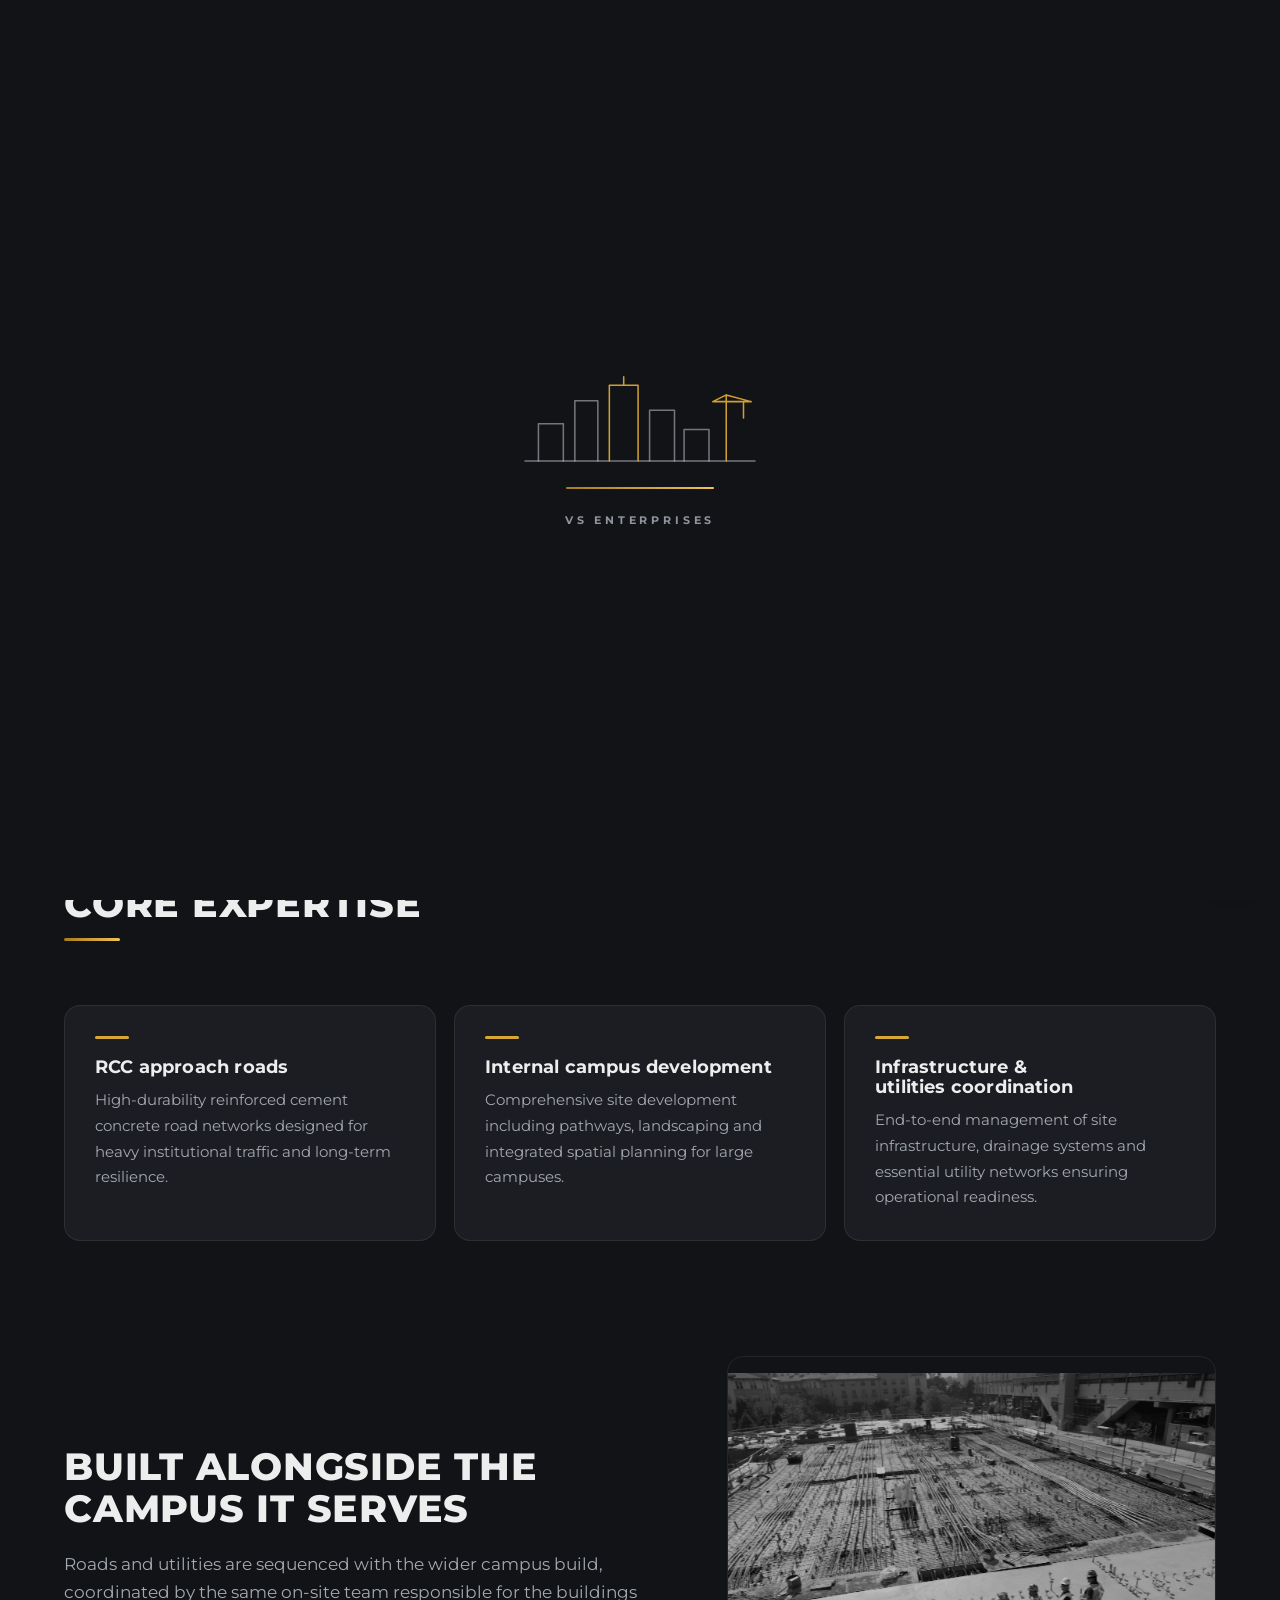
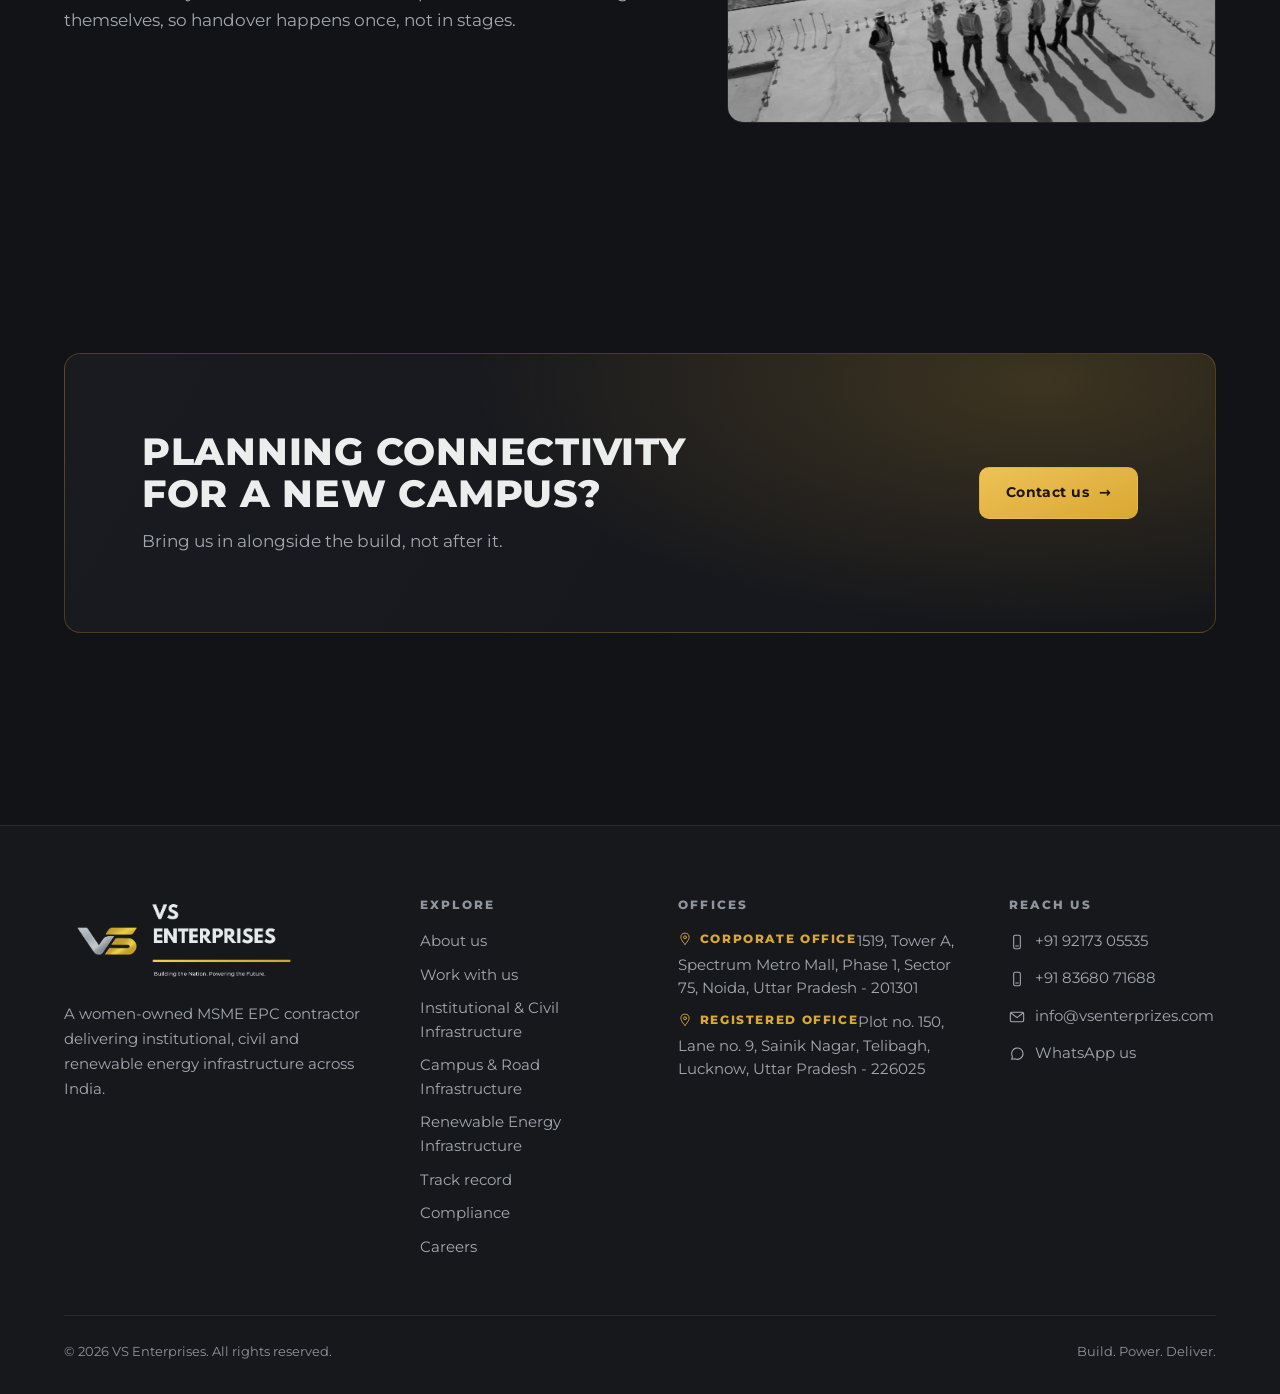
<file: sector-campus-road.html>
<!DOCTYPE html>
<html lang="en">
<head>
  <meta charset="utf-8">
  <meta name="viewport" content="width=device-width, initial-scale=1">
  <title>Campus &amp; Road Infrastructure | VS Enterprises</title>
  <meta name="description" content="RCC approach roads, internal campus development and infrastructure and utilities coordination for institutional campuses, from VS Enterprises.">
  <meta name="keywords" content="RCC approach roads, campus infrastructure India, institutional road construction, utilities coordination, EPC contractor, civil infrastructure">
  <meta property="og:type" content="website">
  <meta property="og:site_name" content="VS Enterprises">
  <meta property="og:title" content="Campus &amp; Road Infrastructure | VS Enterprises">
  <meta property="og:description" content="RCC approach roads, internal campus development and infrastructure and utilities coordination for institutional campuses.">
  <meta property="og:image" content="https://www.vsenterprizes.com/assets/img/logo-lockup.png">
  <link rel="icon" type="image/png" href="assets/img/favicon.png">
  <link rel="preload" href="assets/fonts/montserrat-var.woff2" as="font" type="font/woff2" crossorigin>
  <link rel="stylesheet" href="assets/css/style.css">
  <script>document.documentElement.classList.add("js");</script>
</head>
<body>

  <div id="loader" aria-hidden="true">
    <div class="loader-inner">
      <svg class="loader-sky" viewBox="0 0 240 100" aria-hidden="true">
        <path style="--i:0" pathLength="1" d="M0 95 H240"/>
        <path style="--i:1" pathLength="1" d="M14 95 V56 H40 V95"/>
        <path style="--i:2" pathLength="1" d="M52 95 V32 H76 V95"/>
        <path style="--i:3" class="gold-line" pathLength="1" d="M88 95 V16 H118 V95 M103 16 V7"/>
        <path style="--i:4" pathLength="1" d="M130 95 V42 H156 V95"/>
        <path style="--i:5" pathLength="1" d="M166 95 V62 H192 V95"/>
        <path style="--i:6" class="gold-line" pathLength="1" d="M210 95 V26 M196 33 H236 M210 26 L196 33 M210 26 L236 33 M228 33 V50"/>
      </svg>
      <div class="loader-bar"></div>
      <div class="loader-word">VS Enterprises</div>
    </div>
  </div>

  <header class="nav">
    <div class="nav-inner">
      <a class="brand" href="index.html" aria-label="VS Enterprises home">
        <img src="assets/img/logo.png" alt="">
        <b>VS <span>ENTERPRISES</span></b>
      </a>
      <button class="nav-toggle" aria-expanded="false" aria-label="Menu">
        <span></span><span></span><span></span>
      </button>
      <ul class="nav-links">
        <li style="--i:0"><a href="about.html">About</a></li>
        <li style="--i:1"><a href="services.html">Work with us</a></li>
        <li style="--i:2"><a href="sectors.html">Sectors</a></li>
        <li style="--i:3"><a href="track-record.html">Track record</a></li>
        <li style="--i:4"><a href="compliance.html">Compliance</a></li>
        <li style="--i:5"><a href="careers.html">Careers</a></li>
        <li style="--i:6"><a class="btn btn-gold" href="contact.html">Contact us</a></li>
      </ul>
    </div>
  </header>

  <main>

    <section class="page-hero">
      <div class="media" data-parallax="18"><img src="assets/img/highway.jpg" alt="Aerial view of a multi-level highway interchange"></div>
      <div class="wrap">
        <h1 class="display">Campus &amp; <span class="accent">Road Infrastructure</span></h1>
        <p class="lede">
          <span class="sr-only">Connectivity and utilities that keep an institutional campus running.</span>
          <span class="lede-type" aria-hidden="true"></span>
        </p>
      </div>
    </section>

    <section>
      <div class="wrap">
        <div class="prose" data-reveal style="max-width:760px">
          <p>Comprehensive site development ensuring <b>robust connectivity and utilities coordination</b> within institutional campuses, from the road network at the gate to the drainage beneath it.</p>
          <p>We plan and execute this work alongside our institutional and civil infrastructure projects, so roads, pathways and utilities arrive in step with the buildings they serve rather than as an afterthought.</p>
        </div>
      </div>
    </section>

    <section style="padding-top:0">
      <div class="wrap">
        <div class="section-head" data-reveal>
          <h2>Core expertise</h2>
        </div>
        <div class="card-grid cols-3">
          <div class="fcard" data-reveal>
            <div class="tick"></div>
            <h3>RCC approach roads</h3>
            <p>High-durability reinforced cement concrete road networks designed for heavy institutional traffic and long-term resilience.</p>
          </div>
          <div class="fcard" data-reveal style="--d:1">
            <div class="tick"></div>
            <h3>Internal campus development</h3>
            <p>Comprehensive site development including pathways, landscaping and integrated spatial planning for large campuses.</p>
          </div>
          <div class="fcard" data-reveal style="--d:2">
            <div class="tick"></div>
            <h3>Infrastructure &amp; utilities coordination</h3>
            <p>End-to-end management of site infrastructure, drainage systems and essential utility networks ensuring operational readiness.</p>
          </div>
        </div>
      </div>
    </section>

    <section style="padding-top:0">
      <div class="wrap">
        <div class="split">
          <div class="split-copy" data-reveal>
            <h2>Built alongside the campus it serves</h2>
            <div class="prose">
              <p>Roads and utilities are sequenced with the wider campus build, coordinated by the same on-site team responsible for the buildings themselves, so handover happens once, not in stages.</p>
            </div>
          </div>
          <div class="split-media" data-reveal style="--d:1">
            <img data-parallax="16" src="assets/img/construction-site.jpg" alt="Engineers on a reinforced concrete deck at a building site" loading="lazy">
          </div>
        </div>
      </div>
    </section>

    <section>
      <div class="wrap">
        <div class="cta-band" data-reveal>
          <div>
            <h2>Planning connectivity for a new campus?</h2>
            <p>Bring us in alongside the build, not after it.</p>
          </div>
          <a class="btn btn-gold" href="contact.html">Contact us <span class="arrow">&rarr;</span></a>
        </div>
      </div>
    </section>

  </main>

  <footer>
    <div class="wrap">
      <div class="foot-grid">
        <div class="foot-brand">
          <img class="lockup" src="assets/img/logo-lockup.png" alt="VS Enterprises. Building the Nation. Powering the Future.">
          <p>A women-owned MSME EPC contractor delivering institutional, civil and renewable energy infrastructure across India.</p>
        </div>
        <div class="foot-col">
          <h4>Explore</h4>
          <ul>
            <li><a href="about.html">About us</a></li>
            <li><a href="services.html">Work with us</a></li>
            <li><a href="sector-works.html">Institutional &amp; Civil Infrastructure</a></li>
            <li><a href="sector-campus-road.html">Campus &amp; Road Infrastructure</a></li>
            <li><a href="sector-renewable.html">Renewable Energy Infrastructure</a></li>
            <li><a href="track-record.html">Track record</a></li>
            <li><a href="compliance.html">Compliance</a></li>
            <li><a href="careers.html">Careers</a></li>
          </ul>
        </div>
        <div class="foot-col">
          <h4>Offices</h4>
          <ul>
            <li><span class="foot-office"><svg class="picto" viewBox="0 0 24 24" aria-hidden="true"><path pathLength="1" d="M12 21s7-6.5 7-12a7 7 0 1 0-14 0c0 5.5 7 12 7 12Z"/><circle pathLength="1" cx="12" cy="9" r="2.5"/></svg>Corporate Office</span>1519, Tower A, Spectrum Metro Mall, Phase 1, Sector 75, Noida, Uttar Pradesh - 201301</li>
            <li><span class="foot-office"><svg class="picto" viewBox="0 0 24 24" aria-hidden="true"><path pathLength="1" d="M12 21s7-6.5 7-12a7 7 0 1 0-14 0c0 5.5 7 12 7 12Z"/><circle pathLength="1" cx="12" cy="9" r="2.5"/></svg>Registered Office</span>Plot no. 150, Lane no. 9, Sainik Nagar, Telibagh, Lucknow, Uttar Pradesh - 226025</li>
          </ul>
        </div>
        <div class="foot-col">
          <h4>Reach us</h4>
          <ul>
            <li><a href="tel:+919217305535"><svg class="picto" style="width:16px;height:16px" viewBox="0 0 24 24" aria-hidden="true"><rect pathLength="1" x="7" y="2" width="10" height="20" rx="2"/><line pathLength="1" x1="10" y1="18" x2="14" y2="18"/></svg>+91 92173 05535</a></li>
            <li><a href="tel:+918368071688"><svg class="picto" style="width:16px;height:16px" viewBox="0 0 24 24" aria-hidden="true"><rect pathLength="1" x="7" y="2" width="10" height="20" rx="2"/><line pathLength="1" x1="10" y1="18" x2="14" y2="18"/></svg>+91 83680 71688</a></li>
            <li><a href="mailto:info@vsenterprizes.com"><svg class="picto" style="width:16px;height:16px" viewBox="0 0 24 24" aria-hidden="true"><rect pathLength="1" x="2" y="5" width="20" height="14" rx="2"/><path pathLength="1" d="M3 6l9 7 9-7"/></svg>info@vsenterprizes.com</a></li>
            <li><a href="https://wa.me/919217305535" target="_blank" rel="noopener"><svg class="picto" style="width:16px;height:16px" viewBox="0 0 24 24" aria-hidden="true"><path pathLength="1" d="M21 11.5a8.5 8.5 0 0 1-12.4 7.5L4 20l1.1-4.4A8.5 8.5 0 1 1 21 11.5Z"/></svg>WhatsApp us</a></li>
          </ul>
        </div>
      </div>
      <div class="foot-bottom">
        <span>&copy; <span id="year"></span> VS Enterprises. All rights reserved.</span>
        <span>Build. Power. Deliver.</span>
      </div>
    </div>
  </footer>

  <a class="wa-float" href="https://wa.me/919217305535" target="_blank" rel="noopener" aria-label="Chat with VS Enterprises on WhatsApp">
    <svg viewBox="0 0 24 24" fill="currentColor" aria-hidden="true"><path d="M17.472 14.382c-.297-.149-1.758-.867-2.03-.967-.273-.099-.471-.148-.67.15-.197.297-.767.966-.94 1.164-.173.199-.347.223-.644.075-.297-.15-1.255-.463-2.39-1.475-.883-.788-1.48-1.761-1.653-2.059-.173-.297-.018-.458.13-.606.134-.133.298-.347.446-.52.149-.174.198-.298.298-.497.099-.198.05-.371-.025-.52-.075-.149-.669-1.612-.916-2.207-.242-.579-.487-.5-.669-.51-.173-.008-.371-.01-.57-.01-.198 0-.52.074-.792.372-.272.297-1.04 1.016-1.04 2.479 0 1.462 1.065 2.875 1.213 3.074.149.198 2.096 3.2 5.077 4.487.709.306 1.262.489 1.694.625.712.227 1.36.195 1.871.118.571-.085 1.758-.719 2.006-1.413.248-.694.248-1.289.173-1.413-.074-.124-.272-.198-.57-.347m-5.421 7.403h-.004a9.87 9.87 0 01-5.031-1.378l-.361-.214-3.741.982.998-3.648-.235-.374a9.86 9.86 0 01-1.51-5.26c.001-5.45 4.436-9.884 9.888-9.884 2.64 0 5.122 1.03 6.988 2.898a9.825 9.825 0 012.893 6.994c-.003 5.45-4.437 9.884-9.885 9.884m8.413-18.297A11.815 11.815 0 0012.05 0C5.495 0 .16 5.335.157 11.892c0 2.096.547 4.142 1.588 5.945L.057 24l6.305-1.654a11.882 11.882 0 005.683 1.448h.005c6.554 0 11.89-5.335 11.893-11.893a11.821 11.821 0 00-3.48-8.413"/></svg>
  </a>

  <script src="assets/js/main.js" defer></script>
  <script src="assets/js/chatbot.js" defer></script>
</body>
</html>
</file>
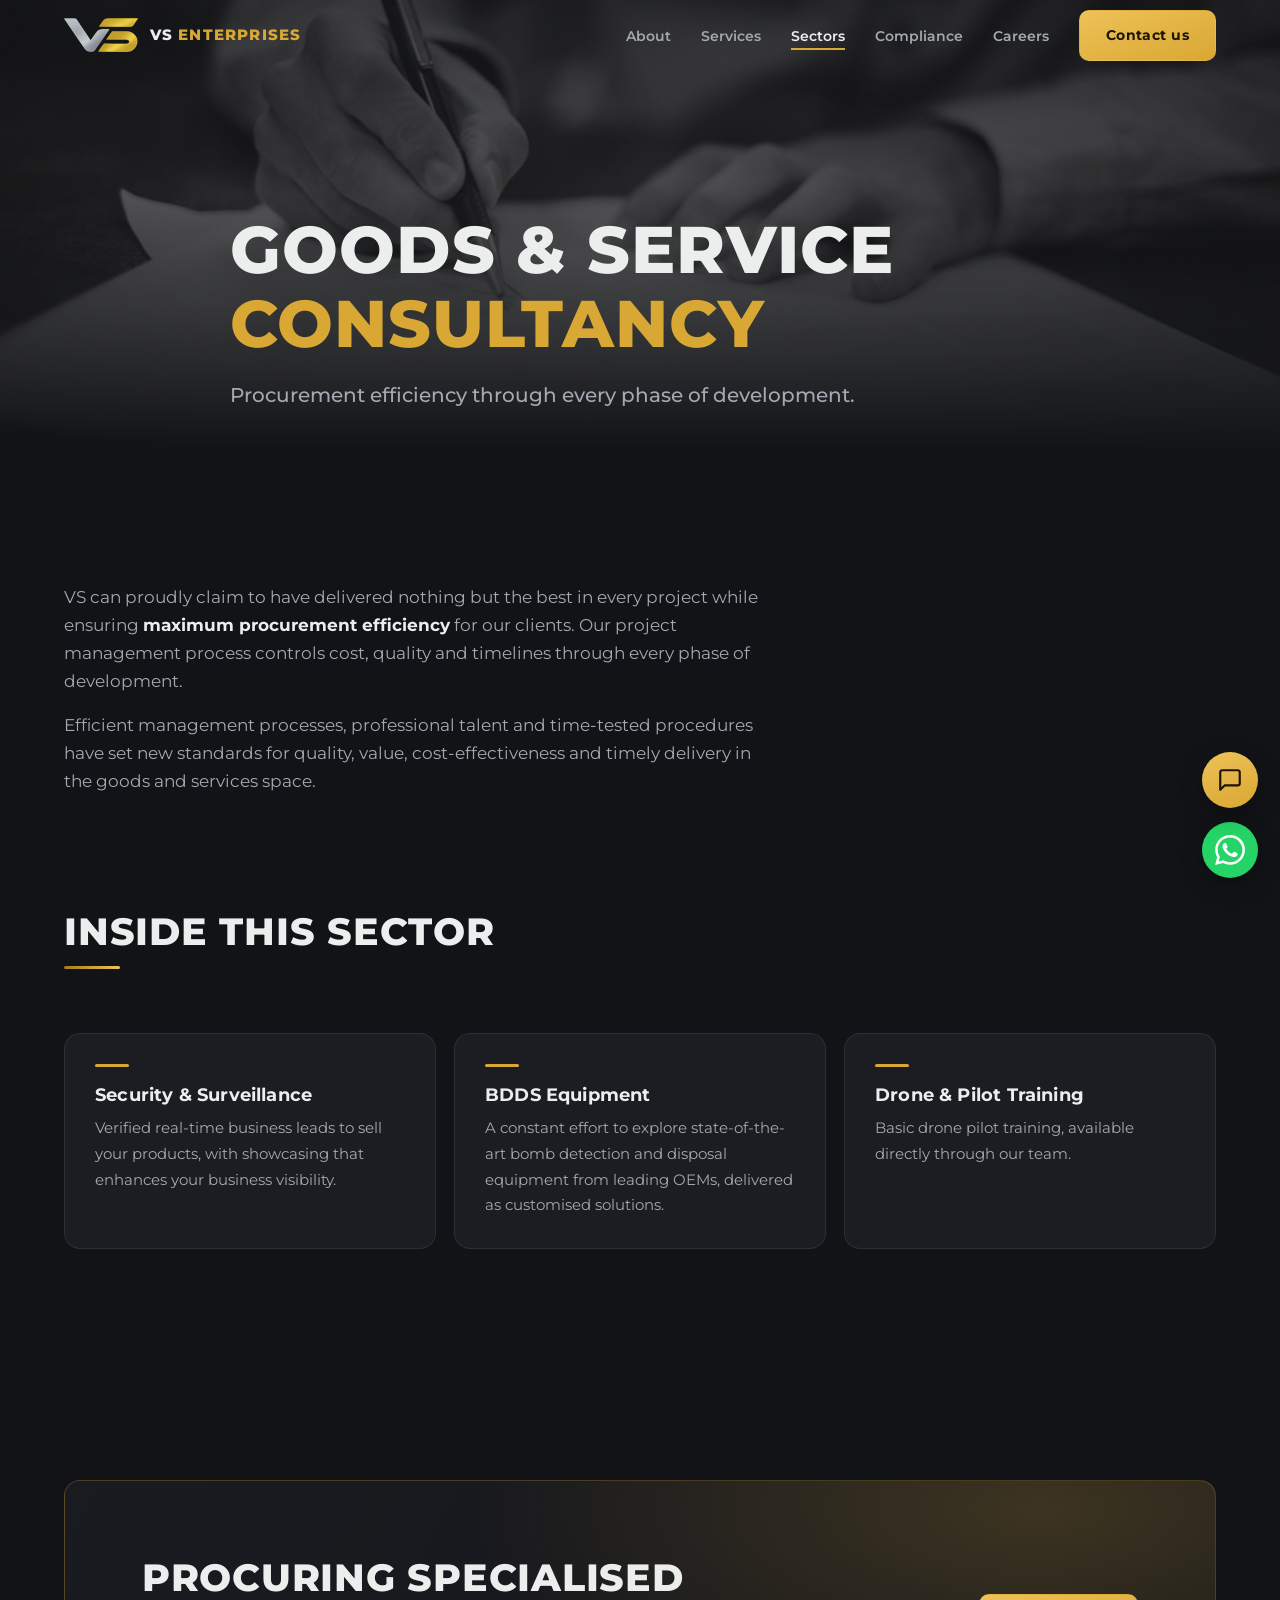
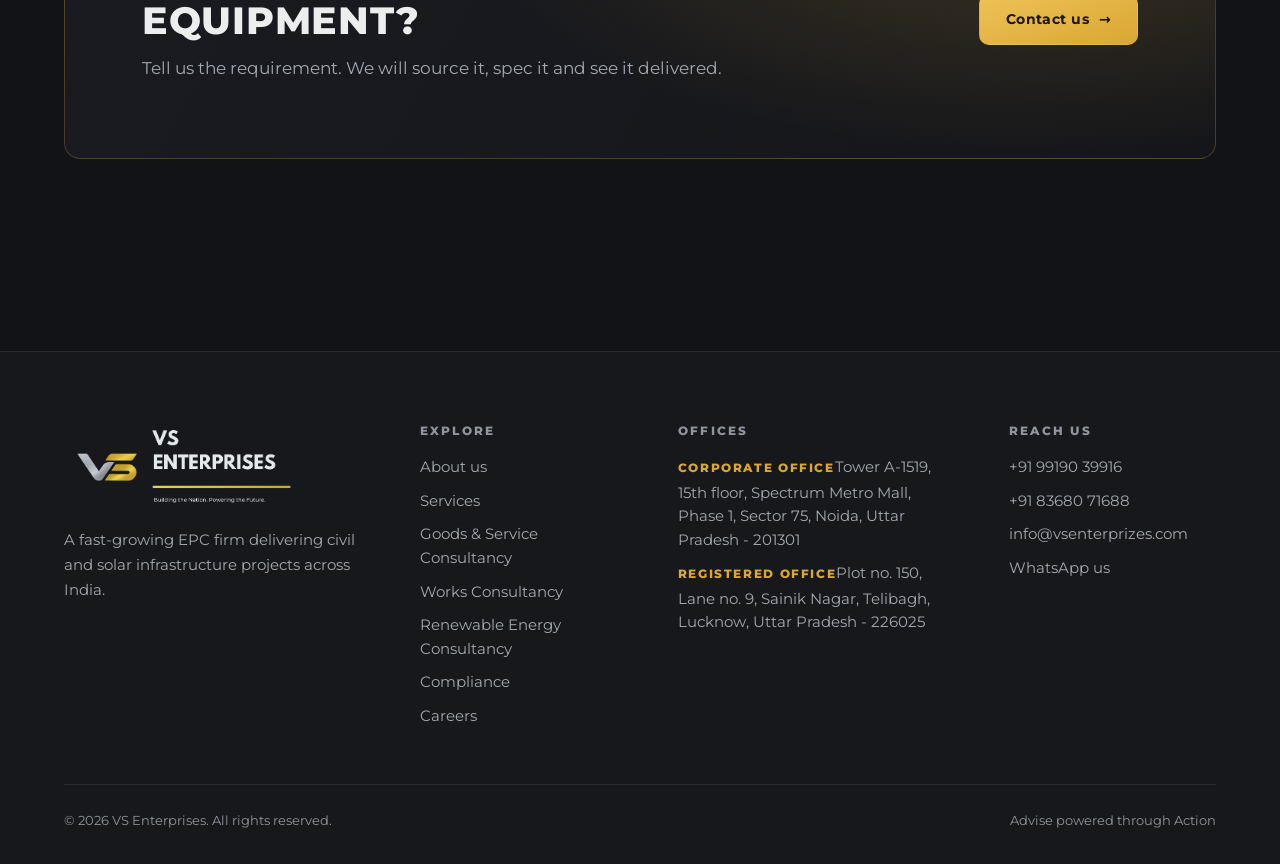
<file: sector-goods.html>
<!DOCTYPE html>
<html lang="en">
<head>
  <meta charset="utf-8">
  <meta name="viewport" content="width=device-width, initial-scale=1">
  <title>Goods &amp; Service Consultancy | VS Enterprises</title>
  <meta name="description" content="Procurement efficiency for goods and services: security and surveillance, BDDS equipment sourcing, and drone pilot training from VS Enterprises.">
  <meta name="keywords" content="GeM, Government e-Marketplace, GeM seller, public procurement consultant, EPC projects, infrastructure consulting India, construction management, tender consultancy, CPPP, GFR 2017, works consultancy, solar water heater tender, BIS approved solar, MNRE approved ETC">
  <meta property="og:type" content="website">
  <meta property="og:site_name" content="VS Enterprises">
  <meta property="og:title" content="Goods &amp; Service Consultancy | VS Enterprises">
  <meta property="og:description" content="Procurement efficiency for goods and services: security and surveillance, BDDS equipment sourcing, and drone pilot training from VS Enterprises.">
  <meta property="og:image" content="https://www.vsenterprizes.com/assets/img/logo-lockup.png">
  <link rel="icon" type="image/png" href="assets/img/favicon.png">
  <link rel="preload" href="assets/fonts/montserrat-var.woff2" as="font" type="font/woff2" crossorigin>
  <link rel="stylesheet" href="assets/css/style.css">
  <script>document.documentElement.classList.add("js");</script>
</head>
<body>

  <div id="loader" aria-hidden="true">
    <div class="loader-inner">
      <svg class="loader-sky" viewBox="0 0 240 100" aria-hidden="true">
        <path style="--i:0" pathLength="1" d="M0 95 H240"/>
        <path style="--i:1" pathLength="1" d="M14 95 V56 H40 V95"/>
        <path style="--i:2" pathLength="1" d="M52 95 V32 H76 V95"/>
        <path style="--i:3" class="gold-line" pathLength="1" d="M88 95 V16 H118 V95 M103 16 V7"/>
        <path style="--i:4" pathLength="1" d="M130 95 V42 H156 V95"/>
        <path style="--i:5" pathLength="1" d="M166 95 V62 H192 V95"/>
        <path style="--i:6" class="gold-line" pathLength="1" d="M210 95 V26 M196 33 H236 M210 26 L196 33 M210 26 L236 33 M228 33 V50"/>
      </svg>
      <div class="loader-bar"></div>
      <div class="loader-word">VS Enterprises</div>
    </div>
  </div>

  <header class="nav">
    <div class="nav-inner">
      <a class="brand" href="index.html" aria-label="VS Enterprises home">
        <img src="assets/img/logo.png" alt="">
        <b>VS <span>ENTERPRISES</span></b>
      </a>
      <button class="nav-toggle" aria-expanded="false" aria-label="Menu">
        <span></span><span></span><span></span>
      </button>
      <ul class="nav-links">
        <li style="--i:0"><a href="about.html">About</a></li>
        <li style="--i:1"><a href="services.html">Services</a></li>
        <li style="--i:2"><a href="sectors.html">Sectors</a></li>
        <li style="--i:3"><a href="compliance.html">Compliance</a></li>
        <li style="--i:4"><a href="careers.html">Careers</a></li>
        <li style="--i:5"><a class="btn btn-gold" href="contact.html">Contact us</a></li>
      </ul>
    </div>
  </header>

  <main>

    <section class="page-hero">
      <div class="media"><img src="assets/img/contract.jpg" alt="Procurement documents being signed"></div>
      <div class="wrap">
        <h1 class="display">Goods &amp; Service <span class="accent">Consultancy</span></h1>
        <p class="lede">Procurement efficiency through every phase of development.</p>
      </div>
    </section>

    <section>
      <div class="wrap">
        <div class="prose" data-reveal style="max-width:760px">
          <p>VS can proudly claim to have delivered nothing but the best in every project while ensuring <b>maximum procurement efficiency</b> for our clients. Our project management process controls cost, quality and timelines through every phase of development.</p>
          <p>Efficient management processes, professional talent and time-tested procedures have set new standards for quality, value, cost-effectiveness and timely delivery in the goods and services space.</p>
        </div>
      </div>
    </section>

    <section style="padding-top:0">
      <div class="wrap">
        <div class="section-head" data-reveal>
          <h2>Inside this sector</h2>
        </div>
        <div class="card-grid cols-3">
          <div class="fcard" data-reveal>
            <div class="tick"></div>
            <h3>Security &amp; Surveillance</h3>
            <p>Verified real-time business leads to sell your products, with showcasing that enhances your business visibility.</p>
          </div>
          <div class="fcard" data-reveal style="--d:1">
            <div class="tick"></div>
            <h3>BDDS Equipment</h3>
            <p>A constant effort to explore state-of-the-art bomb detection and disposal equipment from leading OEMs, delivered as customised solutions.</p>
          </div>
          <div class="fcard" data-reveal style="--d:2">
            <div class="tick"></div>
            <h3>Drone &amp; Pilot Training</h3>
            <p>Basic drone pilot training, available directly through our team.</p>
          </div>
        </div>
      </div>
    </section>

    <section>
      <div class="wrap">
        <div class="cta-band" data-reveal>
          <div>
            <h2>Procuring specialised equipment?</h2>
            <p>Tell us the requirement. We will source it, spec it and see it delivered.</p>
          </div>
          <a class="btn btn-gold" href="contact.html">Contact us <span class="arrow">&rarr;</span></a>
        </div>
      </div>
    </section>

  </main>

  <footer>
    <div class="wrap">
      <div class="foot-grid">
        <div class="foot-brand">
          <img class="lockup" src="assets/img/logo-lockup.png" alt="VS Enterprises. Building the Nation. Powering the Future.">
          <p>A fast-growing EPC firm delivering civil and solar infrastructure projects across India.</p>
        </div>
        <div class="foot-col">
          <h4>Explore</h4>
          <ul>
            <li><a href="about.html">About us</a></li>
            <li><a href="services.html">Services</a></li>
            <li><a href="sector-goods.html">Goods &amp; Service Consultancy</a></li>
            <li><a href="sector-works.html">Works Consultancy</a></li>
            <li><a href="sector-renewable.html">Renewable Energy Consultancy</a></li>
            <li><a href="compliance.html">Compliance</a></li>
            <li><a href="careers.html">Careers</a></li>
          </ul>
        </div>
        <div class="foot-col">
          <h4>Offices</h4>
          <ul>
            <li><span class="foot-office">Corporate Office</span>Tower A-1519, 15th floor, Spectrum Metro Mall, Phase 1, Sector 75, Noida, Uttar Pradesh - 201301</li>
            <li><span class="foot-office">Registered Office</span>Plot no. 150, Lane no. 9, Sainik Nagar, Telibagh, Lucknow, Uttar Pradesh - 226025</li>
          </ul>
        </div>
        <div class="foot-col">
          <h4>Reach us</h4>
          <ul>
            <li><a href="tel:+919919039916">+91 99190 39916</a></li>
            <li><a href="tel:+918368071688">+91 83680 71688</a></li>
            <li><a href="mailto:info@vsenterprizes.com">info@vsenterprizes.com</a></li>
            <li><a href="https://wa.me/919919039916" target="_blank" rel="noopener">WhatsApp us</a></li>
          </ul>
        </div>
      </div>
      <div class="foot-bottom">
        <span>&copy; <span id="year"></span> VS Enterprises. All rights reserved.</span>
        <span>Advise powered through Action</span>
      </div>
    </div>
  </footer>

  <a class="wa-float" href="https://wa.me/919919039916" target="_blank" rel="noopener" aria-label="Chat with VS Enterprises on WhatsApp">
    <svg viewBox="0 0 24 24" fill="currentColor" aria-hidden="true"><path d="M17.472 14.382c-.297-.149-1.758-.867-2.03-.967-.273-.099-.471-.148-.67.15-.197.297-.767.966-.94 1.164-.173.199-.347.223-.644.075-.297-.15-1.255-.463-2.39-1.475-.883-.788-1.48-1.761-1.653-2.059-.173-.297-.018-.458.13-.606.134-.133.298-.347.446-.52.149-.174.198-.298.298-.497.099-.198.05-.371-.025-.52-.075-.149-.669-1.612-.916-2.207-.242-.579-.487-.5-.669-.51-.173-.008-.371-.01-.57-.01-.198 0-.52.074-.792.372-.272.297-1.04 1.016-1.04 2.479 0 1.462 1.065 2.875 1.213 3.074.149.198 2.096 3.2 5.077 4.487.709.306 1.262.489 1.694.625.712.227 1.36.195 1.871.118.571-.085 1.758-.719 2.006-1.413.248-.694.248-1.289.173-1.413-.074-.124-.272-.198-.57-.347m-5.421 7.403h-.004a9.87 9.87 0 01-5.031-1.378l-.361-.214-3.741.982.998-3.648-.235-.374a9.86 9.86 0 01-1.51-5.26c.001-5.45 4.436-9.884 9.888-9.884 2.64 0 5.122 1.03 6.988 2.898a9.825 9.825 0 012.893 6.994c-.003 5.45-4.437 9.884-9.885 9.884m8.413-18.297A11.815 11.815 0 0012.05 0C5.495 0 .16 5.335.157 11.892c0 2.096.547 4.142 1.588 5.945L.057 24l6.305-1.654a11.882 11.882 0 005.683 1.448h.005c6.554 0 11.89-5.335 11.893-11.893a11.821 11.821 0 00-3.48-8.413"/></svg>
  </a>

  <script src="assets/js/main.js" defer></script>
  <script src="assets/js/chatbot.js" defer></script>
</body>
</html>
</file>
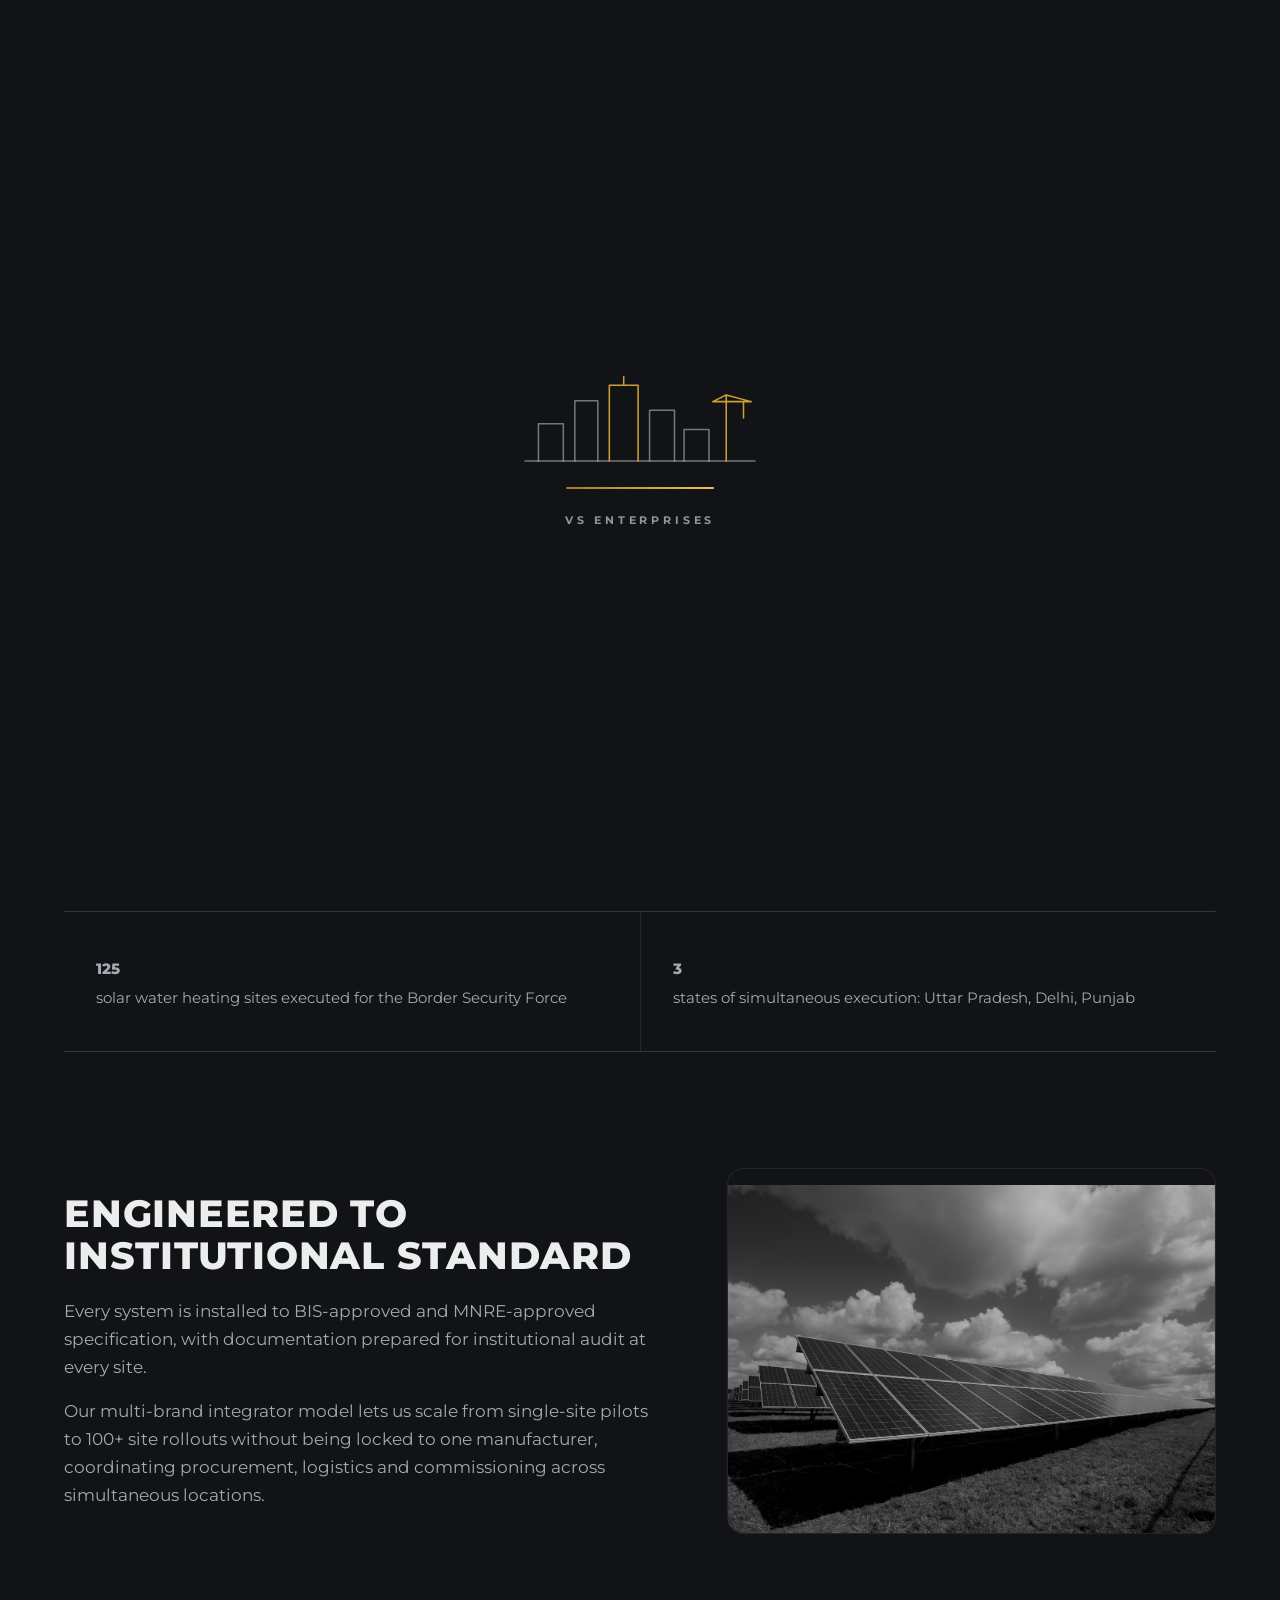
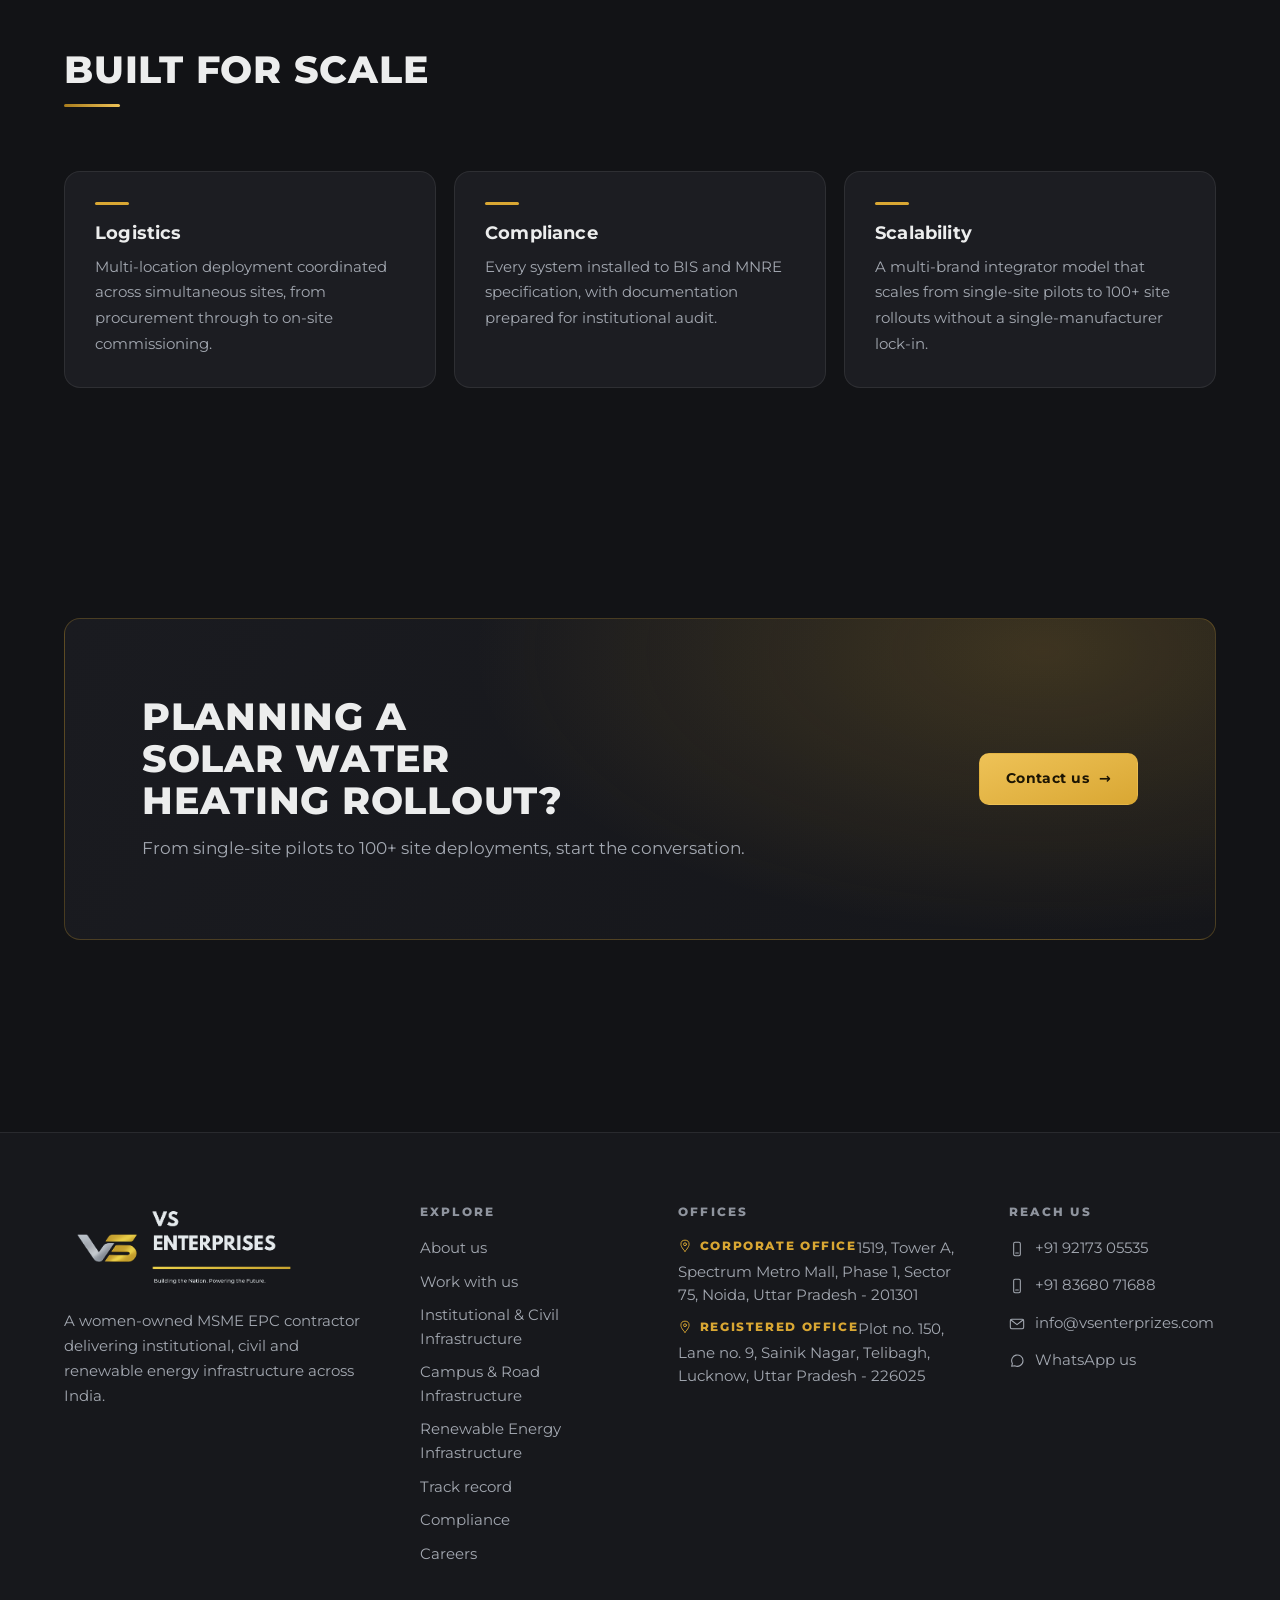
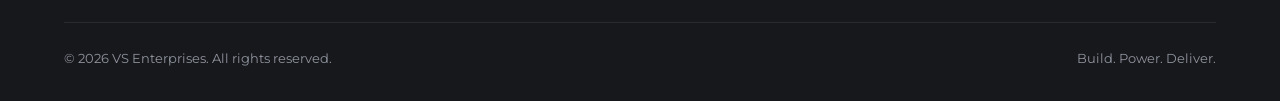
<file: sector-renewable.html>
<!DOCTYPE html>
<html lang="en">
<head>
  <meta charset="utf-8">
  <meta name="viewport" content="width=device-width, initial-scale=1">
  <title>Renewable Energy Infrastructure | VS Enterprises</title>
  <meta name="description" content="144 solar water heating sites executed for the Border Security Force. Multi-brand, multi-location deployment to BIS and MNRE specification, from VS Enterprises.">
  <meta name="keywords" content="solar water heating tender, BIS approved solar, MNRE approved ETC, renewable energy EPC, multi-brand integrator, BSF solar water heater, solar EPC India">
  <meta property="og:type" content="website">
  <meta property="og:site_name" content="VS Enterprises">
  <meta property="og:title" content="Renewable Energy Infrastructure | VS Enterprises">
  <meta property="og:description" content="144 solar water heating sites executed for the Border Security Force. Multi-brand, multi-location deployment to BIS and MNRE specification.">
  <meta property="og:image" content="https://www.vsenterprizes.com/assets/img/logo-lockup.png">
  <link rel="icon" type="image/png" href="assets/img/favicon.png">
  <link rel="preload" href="assets/fonts/montserrat-var.woff2" as="font" type="font/woff2" crossorigin>
  <link rel="stylesheet" href="assets/css/style.css">
  <script>document.documentElement.classList.add("js");</script>
</head>
<body>

  <div id="loader" aria-hidden="true">
    <div class="loader-inner">
      <svg class="loader-sky" viewBox="0 0 240 100" aria-hidden="true">
        <path style="--i:0" pathLength="1" d="M0 95 H240"/>
        <path style="--i:1" pathLength="1" d="M14 95 V56 H40 V95"/>
        <path style="--i:2" pathLength="1" d="M52 95 V32 H76 V95"/>
        <path style="--i:3" class="gold-line" pathLength="1" d="M88 95 V16 H118 V95 M103 16 V7"/>
        <path style="--i:4" pathLength="1" d="M130 95 V42 H156 V95"/>
        <path style="--i:5" pathLength="1" d="M166 95 V62 H192 V95"/>
        <path style="--i:6" class="gold-line" pathLength="1" d="M210 95 V26 M196 33 H236 M210 26 L196 33 M210 26 L236 33 M228 33 V50"/>
      </svg>
      <div class="loader-bar"></div>
      <div class="loader-word">VS Enterprises</div>
    </div>
  </div>

  <header class="nav">
    <div class="nav-inner">
      <a class="brand" href="index.html" aria-label="VS Enterprises home">
        <img src="assets/img/logo.png" alt="">
        <b>VS <span>ENTERPRISES</span></b>
      </a>
      <button class="nav-toggle" aria-expanded="false" aria-label="Menu">
        <span></span><span></span><span></span>
      </button>
      <ul class="nav-links">
        <li style="--i:0"><a href="about.html">About</a></li>
        <li style="--i:1"><a href="services.html">Work with us</a></li>
        <li style="--i:2"><a href="sectors.html">Sectors</a></li>
        <li style="--i:3"><a href="track-record.html">Track record</a></li>
        <li style="--i:4"><a href="compliance.html">Compliance</a></li>
        <li style="--i:5"><a href="careers.html">Careers</a></li>
        <li style="--i:6"><a class="btn btn-gold" href="contact.html">Contact us</a></li>
      </ul>
    </div>
  </header>

  <main>

    <section class="page-hero">
      <div class="media" data-parallax="18"><img src="assets/img/wind-turbines.jpg" alt="Wind turbines in a field at sunset"></div>
      <div class="wrap">
        <h1 class="display">Renewable Energy <span class="accent">Infrastructure</span></h1>
        <p class="lede">
          <span class="sr-only">144 solar water heating sites executed for the Border Security Force, to BIS and MNRE specification.</span>
          <span class="lede-type" aria-hidden="true"></span>
        </p>
      </div>
    </section>

    <section>
      <div class="wrap">
        <div class="prose" data-reveal style="max-width:760px">
          <p>Multi-brand, multi-location deployment of <b>solar water heating systems</b> for institutional and paramilitary clients, procured, installed and commissioned to Bureau of Indian Standards (BIS) and Ministry of New and Renewable Energy (MNRE) specification.</p>
          <p>As an approved integrator across multiple manufacturer panels, we source and commission systems suited to each site's technical and logistical constraints, rather than being tied to a single brand.</p>
        </div>
      </div>
    </section>

    <section style="padding-top:0">
      <div class="wrap">
        <div class="stats" data-reveal style="grid-template-columns:repeat(2,1fr)">
          <div class="stat"><b><span data-count="144">0</span></b><span>solar water heating sites executed for the Border Security Force</span></div>
          <div class="stat"><b><span data-count="3">0</span></b><span>states of simultaneous execution: Uttar Pradesh, Delhi, Punjab</span></div>
        </div>
      </div>
    </section>

    <section style="padding-top:0">
      <div class="wrap">
        <div class="split">
          <div class="split-copy" data-reveal>
            <h2>Engineered to institutional standard</h2>
            <div class="prose">
              <p>Every system is installed to BIS-approved and MNRE-approved specification, with documentation prepared for institutional audit at every site.</p>
              <p>Our multi-brand integrator model lets us scale from single-site pilots to 100+ site rollouts without being locked to one manufacturer, coordinating procurement, logistics and commissioning across simultaneous locations.</p>
            </div>
          </div>
          <div class="split-media" data-reveal style="--d:1">
            <img data-parallax="16" src="assets/img/solar-field.jpg" alt="Solar panel array in an open field" loading="lazy">
          </div>
        </div>
      </div>
    </section>

    <section style="padding-top:0">
      <div class="wrap">
        <div class="section-head" data-reveal>
          <h2>Built for scale</h2>
        </div>
        <div class="card-grid cols-3">
          <div class="fcard" data-reveal>
            <div class="tick"></div>
            <h3>Logistics</h3>
            <p>Multi-location deployment coordinated across simultaneous sites, from procurement through to on-site commissioning.</p>
          </div>
          <div class="fcard" data-reveal style="--d:1">
            <div class="tick"></div>
            <h3>Compliance</h3>
            <p>Every system installed to BIS and MNRE specification, with documentation prepared for institutional audit.</p>
          </div>
          <div class="fcard" data-reveal style="--d:2">
            <div class="tick"></div>
            <h3>Scalability</h3>
            <p>A multi-brand integrator model that scales from single-site pilots to 100+ site rollouts without a single-manufacturer lock-in.</p>
          </div>
        </div>
      </div>
    </section>

    <section>
      <div class="wrap">
        <div class="cta-band" data-reveal>
          <div>
            <h2>Planning a solar water heating rollout?</h2>
            <p>From single-site pilots to 100+ site deployments, start the conversation.</p>
          </div>
          <a class="btn btn-gold" href="contact.html">Contact us <span class="arrow">&rarr;</span></a>
        </div>
      </div>
    </section>

  </main>

  <footer>
    <div class="wrap">
      <div class="foot-grid">
        <div class="foot-brand">
          <img class="lockup" src="assets/img/logo-lockup.png" alt="VS Enterprises. Building the Nation. Powering the Future.">
          <p>A women-owned MSME EPC contractor delivering institutional, civil and renewable energy infrastructure across India.</p>
        </div>
        <div class="foot-col">
          <h4>Explore</h4>
          <ul>
            <li><a href="about.html">About us</a></li>
            <li><a href="services.html">Work with us</a></li>
            <li><a href="sector-works.html">Institutional &amp; Civil Infrastructure</a></li>
            <li><a href="sector-campus-road.html">Campus &amp; Road Infrastructure</a></li>
            <li><a href="sector-renewable.html">Renewable Energy Infrastructure</a></li>
            <li><a href="track-record.html">Track record</a></li>
            <li><a href="compliance.html">Compliance</a></li>
            <li><a href="careers.html">Careers</a></li>
          </ul>
        </div>
        <div class="foot-col">
          <h4>Offices</h4>
          <ul>
            <li><span class="foot-office"><svg class="picto" viewBox="0 0 24 24" aria-hidden="true"><path pathLength="1" d="M12 21s7-6.5 7-12a7 7 0 1 0-14 0c0 5.5 7 12 7 12Z"/><circle pathLength="1" cx="12" cy="9" r="2.5"/></svg>Corporate Office</span>1519, Tower A, Spectrum Metro Mall, Phase 1, Sector 75, Noida, Uttar Pradesh - 201301</li>
            <li><span class="foot-office"><svg class="picto" viewBox="0 0 24 24" aria-hidden="true"><path pathLength="1" d="M12 21s7-6.5 7-12a7 7 0 1 0-14 0c0 5.5 7 12 7 12Z"/><circle pathLength="1" cx="12" cy="9" r="2.5"/></svg>Registered Office</span>Plot no. 150, Lane no. 9, Sainik Nagar, Telibagh, Lucknow, Uttar Pradesh - 226025</li>
          </ul>
        </div>
        <div class="foot-col">
          <h4>Reach us</h4>
          <ul>
            <li><a href="tel:+919217305535"><svg class="picto" style="width:16px;height:16px" viewBox="0 0 24 24" aria-hidden="true"><rect pathLength="1" x="7" y="2" width="10" height="20" rx="2"/><line pathLength="1" x1="10" y1="18" x2="14" y2="18"/></svg>+91 92173 05535</a></li>
            <li><a href="tel:+918368071688"><svg class="picto" style="width:16px;height:16px" viewBox="0 0 24 24" aria-hidden="true"><rect pathLength="1" x="7" y="2" width="10" height="20" rx="2"/><line pathLength="1" x1="10" y1="18" x2="14" y2="18"/></svg>+91 83680 71688</a></li>
            <li><a href="mailto:info@vsenterprizes.com"><svg class="picto" style="width:16px;height:16px" viewBox="0 0 24 24" aria-hidden="true"><rect pathLength="1" x="2" y="5" width="20" height="14" rx="2"/><path pathLength="1" d="M3 6l9 7 9-7"/></svg>info@vsenterprizes.com</a></li>
            <li><a href="https://wa.me/919217305535" target="_blank" rel="noopener"><svg class="picto" style="width:16px;height:16px" viewBox="0 0 24 24" aria-hidden="true"><path pathLength="1" d="M21 11.5a8.5 8.5 0 0 1-12.4 7.5L4 20l1.1-4.4A8.5 8.5 0 1 1 21 11.5Z"/></svg>WhatsApp us</a></li>
          </ul>
        </div>
      </div>
      <div class="foot-bottom">
        <span>&copy; <span id="year"></span> VS Enterprises. All rights reserved.</span>
        <span>Build. Power. Deliver.</span>
      </div>
    </div>
  </footer>

  <a class="wa-float" href="https://wa.me/919217305535" target="_blank" rel="noopener" aria-label="Chat with VS Enterprises on WhatsApp">
    <svg viewBox="0 0 24 24" fill="currentColor" aria-hidden="true"><path d="M17.472 14.382c-.297-.149-1.758-.867-2.03-.967-.273-.099-.471-.148-.67.15-.197.297-.767.966-.94 1.164-.173.199-.347.223-.644.075-.297-.15-1.255-.463-2.39-1.475-.883-.788-1.48-1.761-1.653-2.059-.173-.297-.018-.458.13-.606.134-.133.298-.347.446-.52.149-.174.198-.298.298-.497.099-.198.05-.371-.025-.52-.075-.149-.669-1.612-.916-2.207-.242-.579-.487-.5-.669-.51-.173-.008-.371-.01-.57-.01-.198 0-.52.074-.792.372-.272.297-1.04 1.016-1.04 2.479 0 1.462 1.065 2.875 1.213 3.074.149.198 2.096 3.2 5.077 4.487.709.306 1.262.489 1.694.625.712.227 1.36.195 1.871.118.571-.085 1.758-.719 2.006-1.413.248-.694.248-1.289.173-1.413-.074-.124-.272-.198-.57-.347m-5.421 7.403h-.004a9.87 9.87 0 01-5.031-1.378l-.361-.214-3.741.982.998-3.648-.235-.374a9.86 9.86 0 01-1.51-5.26c.001-5.45 4.436-9.884 9.888-9.884 2.64 0 5.122 1.03 6.988 2.898a9.825 9.825 0 012.893 6.994c-.003 5.45-4.437 9.884-9.885 9.884m8.413-18.297A11.815 11.815 0 0012.05 0C5.495 0 .16 5.335.157 11.892c0 2.096.547 4.142 1.588 5.945L.057 24l6.305-1.654a11.882 11.882 0 005.683 1.448h.005c6.554 0 11.89-5.335 11.893-11.893a11.821 11.821 0 00-3.48-8.413"/></svg>
  </a>

  <script src="assets/js/main.js" defer></script>
  <script src="assets/js/chatbot.js" defer></script>
</body>
</html>
</file>
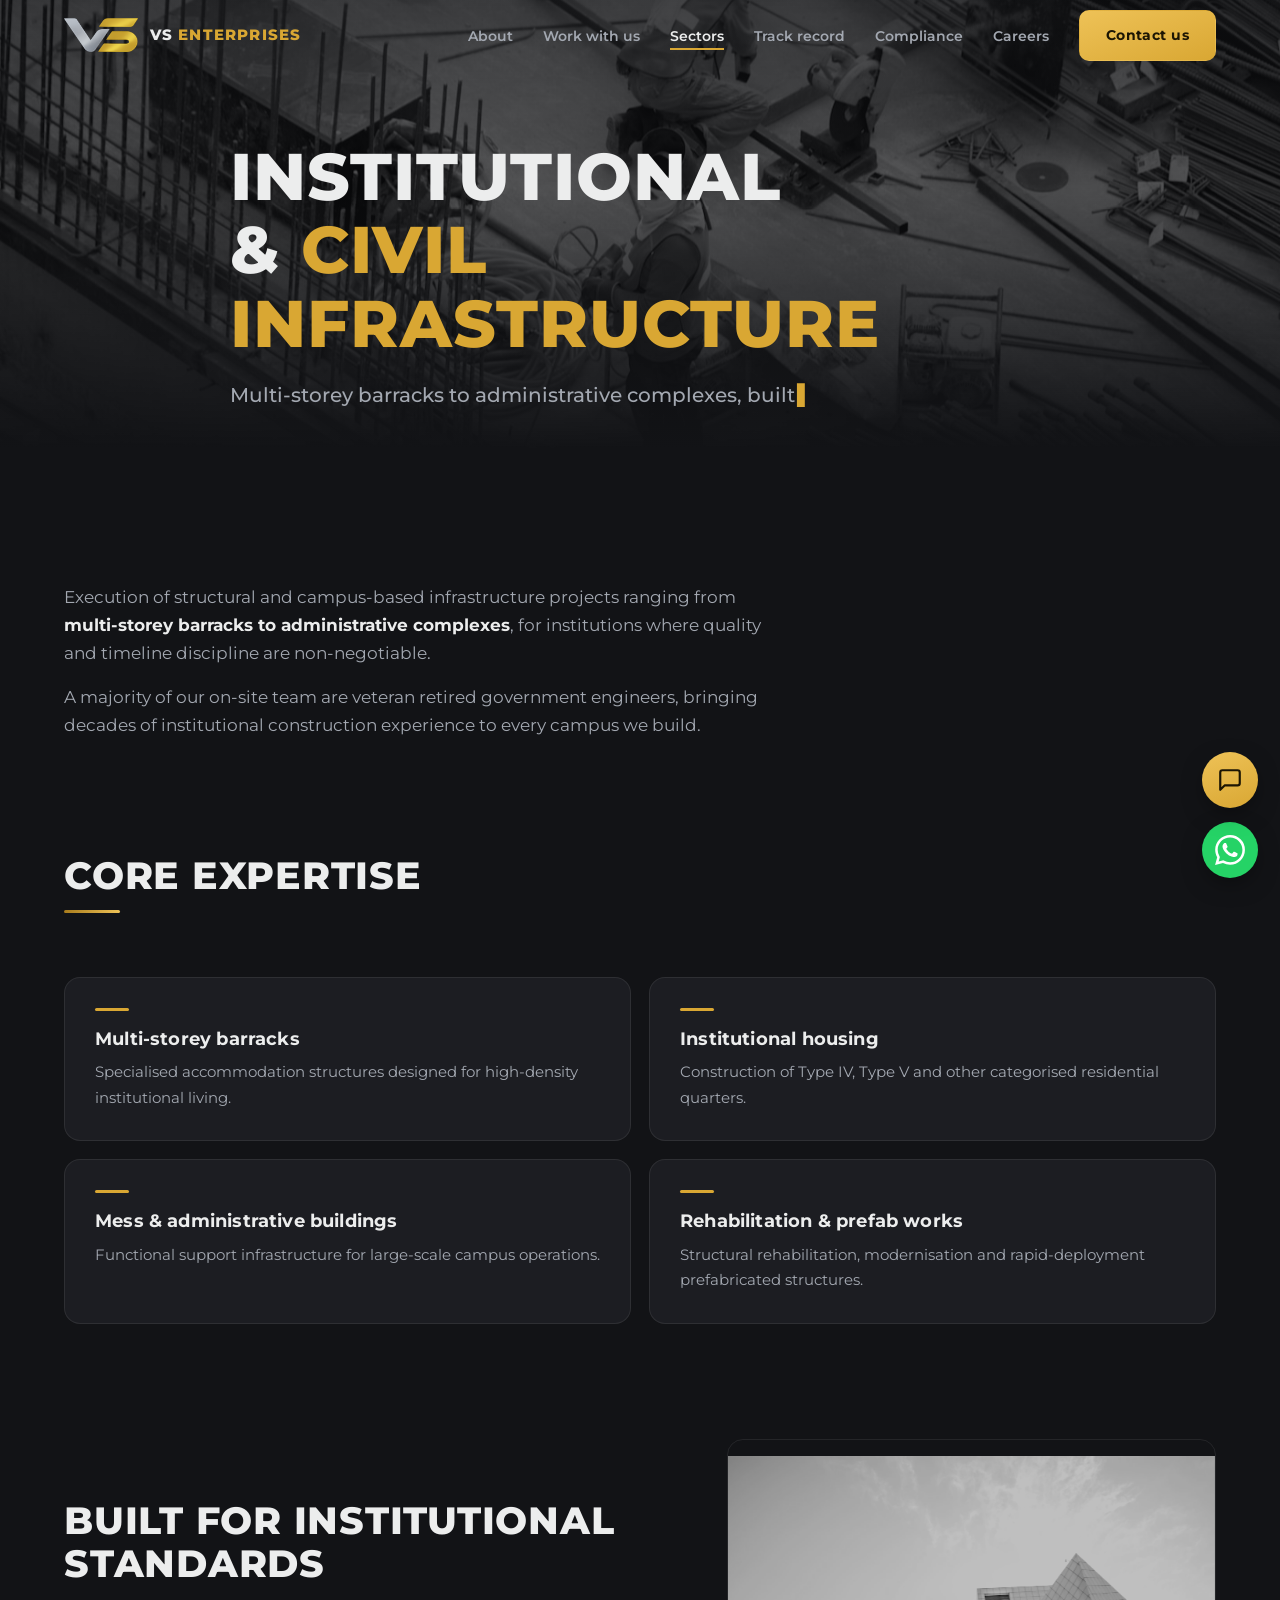
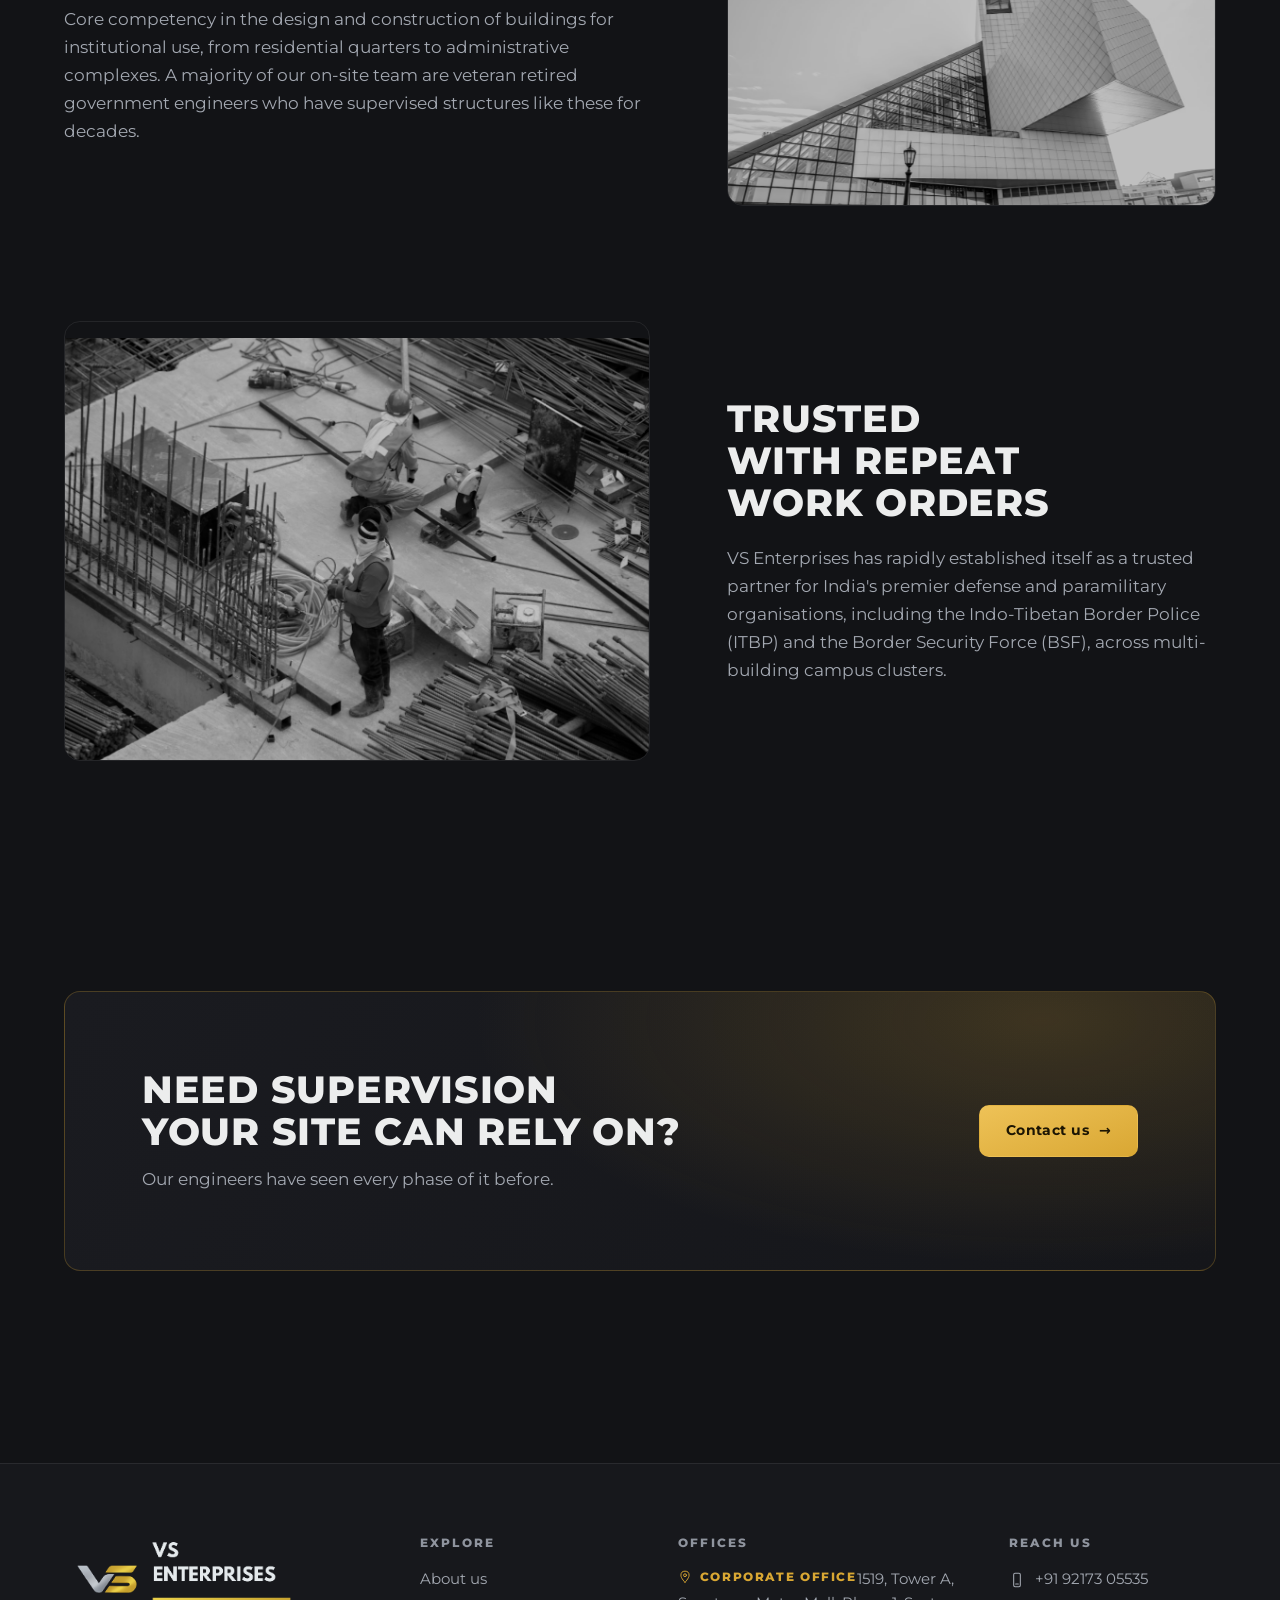
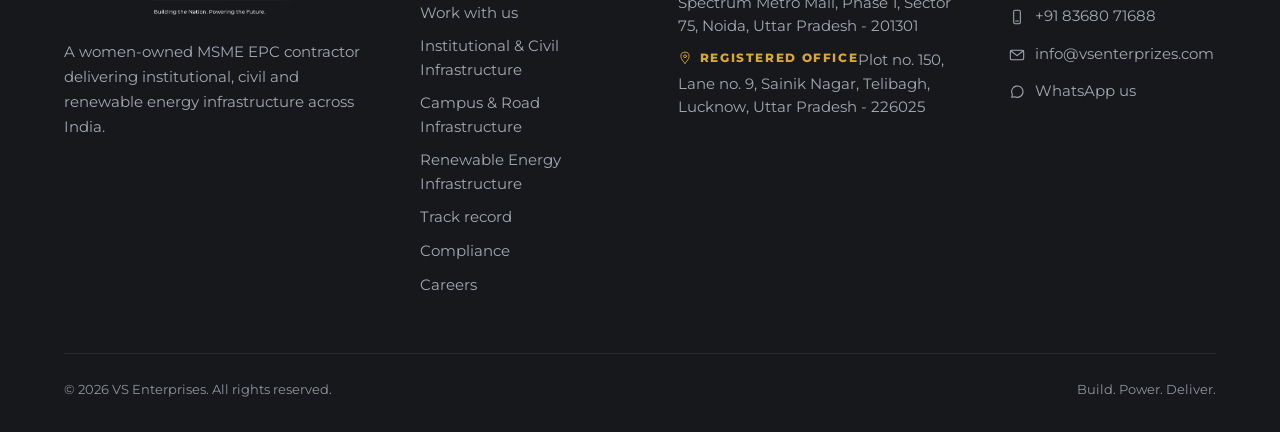
<file: sector-works.html>
<!DOCTYPE html>
<html lang="en">
<head>
  <meta charset="utf-8">
  <meta name="viewport" content="width=device-width, initial-scale=1">
  <title>Institutional &amp; Civil Infrastructure | VS Enterprises</title>
  <meta name="description" content="Multi-storey barracks, institutional housing, mess and administrative buildings, and rehabilitation works for defense and paramilitary campuses, from VS Enterprises.">
  <meta name="keywords" content="institutional infrastructure India, barracks construction, defense housing, paramilitary construction, EPC contractor, civil infrastructure, rehabilitation works, prefab structures">
  <meta property="og:type" content="website">
  <meta property="og:site_name" content="VS Enterprises">
  <meta property="og:title" content="Institutional &amp; Civil Infrastructure | VS Enterprises">
  <meta property="og:description" content="Multi-storey barracks, institutional housing, mess and administrative buildings, and rehabilitation works for defense and paramilitary campuses.">
  <meta property="og:image" content="https://www.vsenterprizes.com/assets/img/logo-lockup.png">
  <link rel="icon" type="image/png" href="assets/img/favicon.png">
  <link rel="preload" href="assets/fonts/montserrat-var.woff2" as="font" type="font/woff2" crossorigin>
  <link rel="stylesheet" href="assets/css/style.css">
  <script>document.documentElement.classList.add("js");</script>
</head>
<body>

  <div id="loader" aria-hidden="true">
    <div class="loader-inner">
      <svg class="loader-sky" viewBox="0 0 240 100" aria-hidden="true">
        <path style="--i:0" pathLength="1" d="M0 95 H240"/>
        <path style="--i:1" pathLength="1" d="M14 95 V56 H40 V95"/>
        <path style="--i:2" pathLength="1" d="M52 95 V32 H76 V95"/>
        <path style="--i:3" class="gold-line" pathLength="1" d="M88 95 V16 H118 V95 M103 16 V7"/>
        <path style="--i:4" pathLength="1" d="M130 95 V42 H156 V95"/>
        <path style="--i:5" pathLength="1" d="M166 95 V62 H192 V95"/>
        <path style="--i:6" class="gold-line" pathLength="1" d="M210 95 V26 M196 33 H236 M210 26 L196 33 M210 26 L236 33 M228 33 V50"/>
      </svg>
      <div class="loader-bar"></div>
      <div class="loader-word">VS Enterprises</div>
    </div>
  </div>

  <header class="nav">
    <div class="nav-inner">
      <a class="brand" href="index.html" aria-label="VS Enterprises home">
        <img src="assets/img/logo.png" alt="">
        <b>VS <span>ENTERPRISES</span></b>
      </a>
      <button class="nav-toggle" aria-expanded="false" aria-label="Menu">
        <span></span><span></span><span></span>
      </button>
      <ul class="nav-links">
        <li style="--i:0"><a href="about.html">About</a></li>
        <li style="--i:1"><a href="services.html">Work with us</a></li>
        <li style="--i:2"><a href="sectors.html">Sectors</a></li>
        <li style="--i:3"><a href="track-record.html">Track record</a></li>
        <li style="--i:4"><a href="compliance.html">Compliance</a></li>
        <li style="--i:5"><a href="careers.html">Careers</a></li>
        <li style="--i:6"><a class="btn btn-gold" href="contact.html">Contact us</a></li>
      </ul>
    </div>
  </header>

  <main>

    <section class="page-hero">
      <div class="media" data-parallax="18"><img src="assets/img/crane-sunset.jpg" alt="Construction crew working amid rebar and steel"></div>
      <div class="wrap">
        <h1 class="display">Institutional &amp; <span class="accent">Civil Infrastructure</span></h1>
        <p class="lede">
          <span class="sr-only">Multi-storey barracks to administrative complexes, built for defense and paramilitary campuses.</span>
          <span class="lede-type" aria-hidden="true"></span>
        </p>
      </div>
    </section>

    <section>
      <div class="wrap">
        <div class="prose" data-reveal style="max-width:760px">
          <p>Execution of structural and campus-based infrastructure projects ranging from <b>multi-storey barracks to administrative complexes</b>, for institutions where quality and timeline discipline are non-negotiable.</p>
          <p>A majority of our on-site team are veteran retired government engineers, bringing decades of institutional construction experience to every campus we build.</p>
        </div>
      </div>
    </section>

    <section style="padding-top:0">
      <div class="wrap">
        <div class="section-head" data-reveal>
          <h2>Core expertise</h2>
        </div>
        <div class="card-grid">
          <div class="fcard" data-reveal>
            <div class="tick"></div>
            <h3>Multi-storey barracks</h3>
            <p>Specialised accommodation structures designed for high-density institutional living.</p>
          </div>
          <div class="fcard" data-reveal style="--d:1">
            <div class="tick"></div>
            <h3>Institutional housing</h3>
            <p>Construction of Type IV, Type V and other categorised residential quarters.</p>
          </div>
          <div class="fcard" data-reveal>
            <div class="tick"></div>
            <h3>Mess &amp; administrative buildings</h3>
            <p>Functional support infrastructure for large-scale campus operations.</p>
          </div>
          <div class="fcard" data-reveal style="--d:1">
            <div class="tick"></div>
            <h3>Rehabilitation &amp; prefab works</h3>
            <p>Structural rehabilitation, modernisation and rapid-deployment prefabricated structures.</p>
          </div>
        </div>
      </div>
    </section>

    <section style="padding-top:0">
      <div class="wrap">
        <div class="split">
          <div class="split-copy" data-reveal>
            <h2>Built for institutional standards</h2>
            <div class="prose">
              <p>Core competency in the design and construction of buildings for institutional use, from residential quarters to administrative complexes. A majority of our on-site team are veteran retired government engineers who have supervised structures like these for decades.</p>
            </div>
          </div>
          <div class="split-media" data-reveal style="--d:1">
            <img data-parallax="16" src="assets/img/white-building.jpg" alt="Modern building with angular architecture" loading="lazy">
          </div>
        </div>
      </div>
    </section>

    <section style="padding-top:0">
      <div class="wrap">
        <div class="split flip">
          <div class="split-copy" data-reveal>
            <h2>Trusted with repeat work orders</h2>
            <div class="prose">
              <p>VS Enterprises has rapidly established itself as a trusted partner for India's premier defense and paramilitary organisations, including the Indo-Tibetan Border Police (ITBP) and the Border Security Force (BSF), across multi-building campus clusters.</p>
            </div>
          </div>
          <div class="split-media" data-reveal style="--d:1">
            <img data-parallax="16" src="assets/img/crane-sunset.jpg" alt="Construction crew working amid rebar and steel" loading="lazy">
          </div>
        </div>
      </div>
    </section>

    <section>
      <div class="wrap">
        <div class="cta-band" data-reveal>
          <div>
            <h2>Need supervision your site can rely on?</h2>
            <p>Our engineers have seen every phase of it before.</p>
          </div>
          <a class="btn btn-gold" href="contact.html">Contact us <span class="arrow">&rarr;</span></a>
        </div>
      </div>
    </section>

  </main>

  <footer>
    <div class="wrap">
      <div class="foot-grid">
        <div class="foot-brand">
          <img class="lockup" src="assets/img/logo-lockup.png" alt="VS Enterprises. Building the Nation. Powering the Future.">
          <p>A women-owned MSME EPC contractor delivering institutional, civil and renewable energy infrastructure across India.</p>
        </div>
        <div class="foot-col">
          <h4>Explore</h4>
          <ul>
            <li><a href="about.html">About us</a></li>
            <li><a href="services.html">Work with us</a></li>
            <li><a href="sector-works.html">Institutional &amp; Civil Infrastructure</a></li>
            <li><a href="sector-campus-road.html">Campus &amp; Road Infrastructure</a></li>
            <li><a href="sector-renewable.html">Renewable Energy Infrastructure</a></li>
            <li><a href="track-record.html">Track record</a></li>
            <li><a href="compliance.html">Compliance</a></li>
            <li><a href="careers.html">Careers</a></li>
          </ul>
        </div>
        <div class="foot-col">
          <h4>Offices</h4>
          <ul>
            <li><span class="foot-office"><svg class="picto" viewBox="0 0 24 24" aria-hidden="true"><path pathLength="1" d="M12 21s7-6.5 7-12a7 7 0 1 0-14 0c0 5.5 7 12 7 12Z"/><circle pathLength="1" cx="12" cy="9" r="2.5"/></svg>Corporate Office</span>1519, Tower A, Spectrum Metro Mall, Phase 1, Sector 75, Noida, Uttar Pradesh - 201301</li>
            <li><span class="foot-office"><svg class="picto" viewBox="0 0 24 24" aria-hidden="true"><path pathLength="1" d="M12 21s7-6.5 7-12a7 7 0 1 0-14 0c0 5.5 7 12 7 12Z"/><circle pathLength="1" cx="12" cy="9" r="2.5"/></svg>Registered Office</span>Plot no. 150, Lane no. 9, Sainik Nagar, Telibagh, Lucknow, Uttar Pradesh - 226025</li>
          </ul>
        </div>
        <div class="foot-col">
          <h4>Reach us</h4>
          <ul>
            <li><a href="tel:+919217305535"><svg class="picto" style="width:16px;height:16px" viewBox="0 0 24 24" aria-hidden="true"><rect pathLength="1" x="7" y="2" width="10" height="20" rx="2"/><line pathLength="1" x1="10" y1="18" x2="14" y2="18"/></svg>+91 92173 05535</a></li>
            <li><a href="tel:+918368071688"><svg class="picto" style="width:16px;height:16px" viewBox="0 0 24 24" aria-hidden="true"><rect pathLength="1" x="7" y="2" width="10" height="20" rx="2"/><line pathLength="1" x1="10" y1="18" x2="14" y2="18"/></svg>+91 83680 71688</a></li>
            <li><a href="mailto:info@vsenterprizes.com"><svg class="picto" style="width:16px;height:16px" viewBox="0 0 24 24" aria-hidden="true"><rect pathLength="1" x="2" y="5" width="20" height="14" rx="2"/><path pathLength="1" d="M3 6l9 7 9-7"/></svg>info@vsenterprizes.com</a></li>
            <li><a href="https://wa.me/919217305535" target="_blank" rel="noopener"><svg class="picto" style="width:16px;height:16px" viewBox="0 0 24 24" aria-hidden="true"><path pathLength="1" d="M21 11.5a8.5 8.5 0 0 1-12.4 7.5L4 20l1.1-4.4A8.5 8.5 0 1 1 21 11.5Z"/></svg>WhatsApp us</a></li>
          </ul>
        </div>
      </div>
      <div class="foot-bottom">
        <span>&copy; <span id="year"></span> VS Enterprises. All rights reserved.</span>
        <span>Build. Power. Deliver.</span>
      </div>
    </div>
  </footer>

  <a class="wa-float" href="https://wa.me/919217305535" target="_blank" rel="noopener" aria-label="Chat with VS Enterprises on WhatsApp">
    <svg viewBox="0 0 24 24" fill="currentColor" aria-hidden="true"><path d="M17.472 14.382c-.297-.149-1.758-.867-2.03-.967-.273-.099-.471-.148-.67.15-.197.297-.767.966-.94 1.164-.173.199-.347.223-.644.075-.297-.15-1.255-.463-2.39-1.475-.883-.788-1.48-1.761-1.653-2.059-.173-.297-.018-.458.13-.606.134-.133.298-.347.446-.52.149-.174.198-.298.298-.497.099-.198.05-.371-.025-.52-.075-.149-.669-1.612-.916-2.207-.242-.579-.487-.5-.669-.51-.173-.008-.371-.01-.57-.01-.198 0-.52.074-.792.372-.272.297-1.04 1.016-1.04 2.479 0 1.462 1.065 2.875 1.213 3.074.149.198 2.096 3.2 5.077 4.487.709.306 1.262.489 1.694.625.712.227 1.36.195 1.871.118.571-.085 1.758-.719 2.006-1.413.248-.694.248-1.289.173-1.413-.074-.124-.272-.198-.57-.347m-5.421 7.403h-.004a9.87 9.87 0 01-5.031-1.378l-.361-.214-3.741.982.998-3.648-.235-.374a9.86 9.86 0 01-1.51-5.26c.001-5.45 4.436-9.884 9.888-9.884 2.64 0 5.122 1.03 6.988 2.898a9.825 9.825 0 012.893 6.994c-.003 5.45-4.437 9.884-9.885 9.884m8.413-18.297A11.815 11.815 0 0012.05 0C5.495 0 .16 5.335.157 11.892c0 2.096.547 4.142 1.588 5.945L.057 24l6.305-1.654a11.882 11.882 0 005.683 1.448h.005c6.554 0 11.89-5.335 11.893-11.893a11.821 11.821 0 00-3.48-8.413"/></svg>
  </a>

  <script src="assets/js/main.js" defer></script>
  <script src="assets/js/chatbot.js" defer></script>
</body>
</html>
</file>
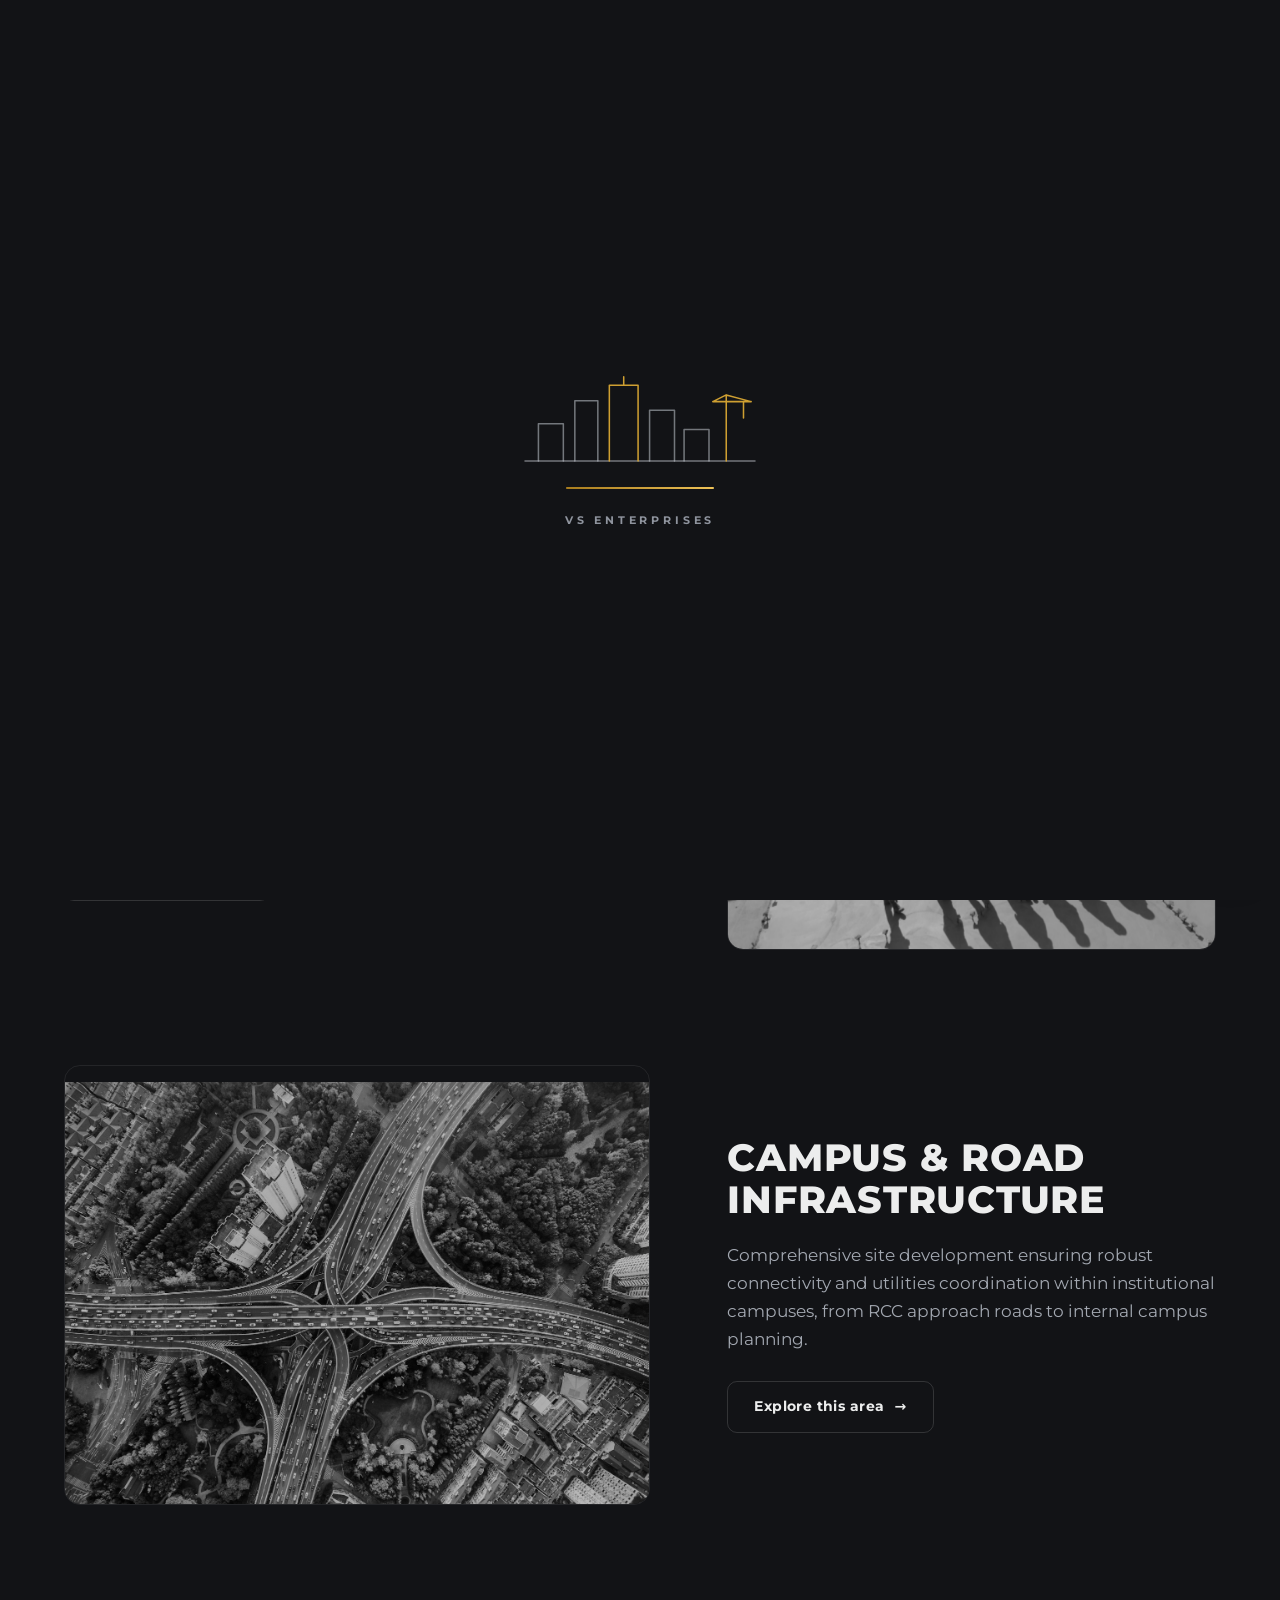
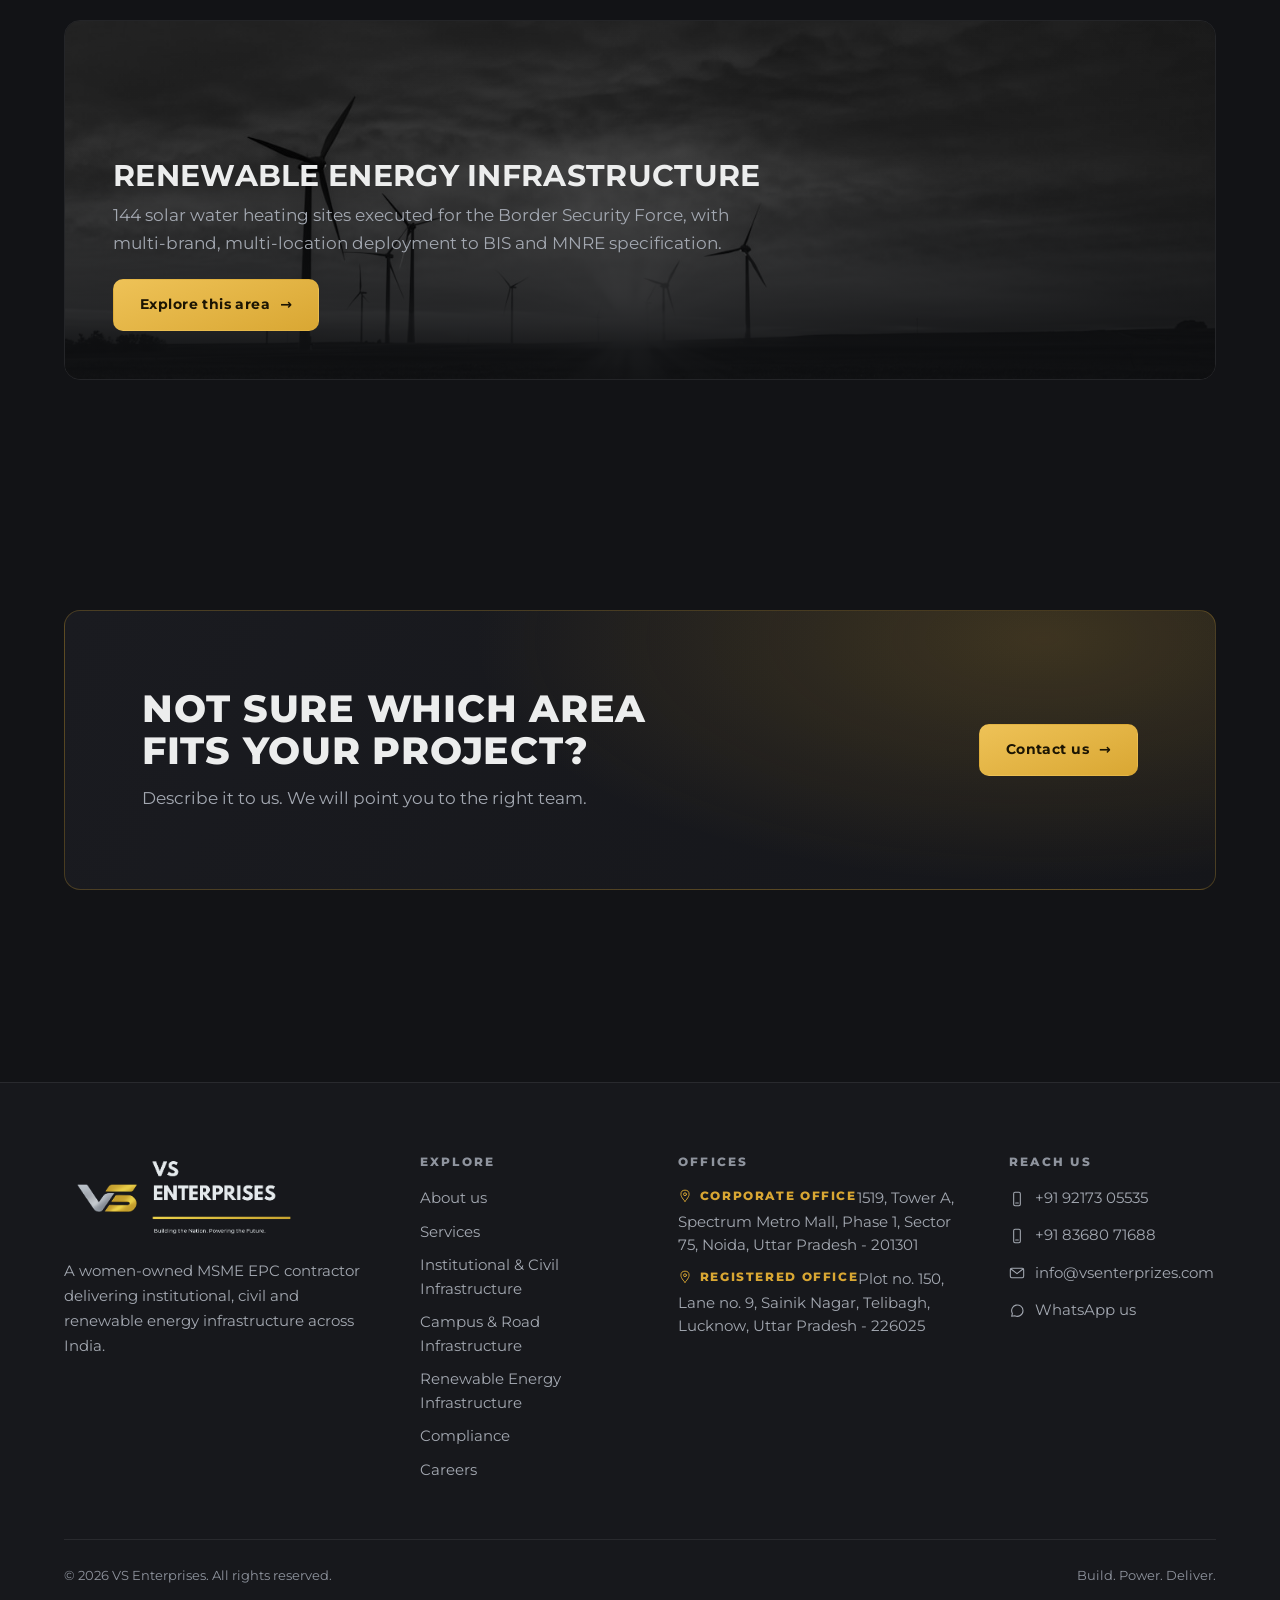
<file: sectors.html>
<!DOCTYPE html>
<html lang="en">
<head>
  <meta charset="utf-8">
  <meta name="viewport" content="width=device-width, initial-scale=1">
  <title>Core Areas of Expertise | VS Enterprises</title>
  <meta name="description" content="VS Enterprises delivers across three core areas of expertise: Institutional & Civil Infrastructure, Campus & Road Infrastructure, and Renewable Energy Infrastructure.">
  <meta name="keywords" content="institutional infrastructure India, campus infrastructure, road infrastructure, renewable energy EPC, solar water heating BSF, EPC contractor, GeM, GFR 2017, BIS MNRE approved">
  <meta property="og:type" content="website">
  <meta property="og:site_name" content="VS Enterprises">
  <meta property="og:title" content="Core Areas of Expertise | VS Enterprises">
  <meta property="og:description" content="Three core areas of expertise: Institutional & Civil Infrastructure, Campus & Road Infrastructure, and Renewable Energy Infrastructure.">
  <meta property="og:image" content="https://www.vsenterprizes.com/assets/img/logo-lockup.png">
  <link rel="icon" type="image/png" href="assets/img/favicon.png">
  <link rel="preload" href="assets/fonts/montserrat-var.woff2" as="font" type="font/woff2" crossorigin>
  <link rel="stylesheet" href="assets/css/style.css">
  <script>document.documentElement.classList.add("js");</script>
</head>
<body>

  <div id="loader" aria-hidden="true">
    <div class="loader-inner">
      <svg class="loader-sky" viewBox="0 0 240 100" aria-hidden="true">
        <path style="--i:0" pathLength="1" d="M0 95 H240"/>
        <path style="--i:1" pathLength="1" d="M14 95 V56 H40 V95"/>
        <path style="--i:2" pathLength="1" d="M52 95 V32 H76 V95"/>
        <path style="--i:3" class="gold-line" pathLength="1" d="M88 95 V16 H118 V95 M103 16 V7"/>
        <path style="--i:4" pathLength="1" d="M130 95 V42 H156 V95"/>
        <path style="--i:5" pathLength="1" d="M166 95 V62 H192 V95"/>
        <path style="--i:6" class="gold-line" pathLength="1" d="M210 95 V26 M196 33 H236 M210 26 L196 33 M210 26 L236 33 M228 33 V50"/>
      </svg>
      <div class="loader-bar"></div>
      <div class="loader-word">VS Enterprises</div>
    </div>
  </div>

  <header class="nav">
    <div class="nav-inner">
      <a class="brand" href="index.html" aria-label="VS Enterprises home">
        <img src="assets/img/logo.png" alt="">
        <b>VS <span>ENTERPRISES</span></b>
      </a>
      <button class="nav-toggle" aria-expanded="false" aria-label="Menu">
        <span></span><span></span><span></span>
      </button>
      <ul class="nav-links">
        <li style="--i:0"><a href="about.html">About</a></li>
        <li style="--i:1"><a href="services.html">Services</a></li>
        <li style="--i:2"><a href="sectors.html">Sectors</a></li>
        <li style="--i:3"><a href="compliance.html">Compliance</a></li>
        <li style="--i:4"><a href="careers.html">Careers</a></li>
        <li style="--i:5"><a class="btn btn-gold" href="contact.html">Contact us</a></li>
      </ul>
    </div>
  </header>

  <main>

    <section class="page-hero">
      <div class="media" data-parallax="18"><img src="assets/img/city-skyline.jpg" alt="Aerial view of a dense city skyline at dusk"></div>
      <div class="wrap">
        <h1 class="display">Three areas of expertise.<br>One <span class="accent">standard</span>.</h1>
        <p class="lede">
          <span class="sr-only">Wherever institutions build, house or power their people, we bring the same execution discipline.</span>
          <span class="lede-type" aria-hidden="true"></span>
        </p>
      </div>
    </section>

    <section>
      <div class="wrap">
        <div class="split">
          <div class="split-copy" data-reveal>
            <h2>Institutional &amp; Civil Infrastructure</h2>
            <div class="prose">
              <p>Execution of structural and campus-based infrastructure ranging from multi-storey barracks to administrative complexes, for defense and paramilitary organisations across India.</p>
            </div>
            <div style="margin-top:28px">
              <a class="btn btn-ghost" href="sector-works.html">Explore this area <span class="arrow">&rarr;</span></a>
            </div>
          </div>
          <div class="split-media" data-reveal style="--d:1">
            <img data-parallax="16" src="assets/img/construction-site.jpg" alt="Engineers on a reinforced concrete deck at a building site" loading="lazy">
          </div>
        </div>
      </div>
    </section>

    <section style="padding-top:0">
      <div class="wrap">
        <div class="split flip">
          <div class="split-copy" data-reveal>
            <h2>Campus &amp; Road Infrastructure</h2>
            <div class="prose">
              <p>Comprehensive site development ensuring robust connectivity and utilities coordination within institutional campuses, from RCC approach roads to internal campus planning.</p>
            </div>
            <div style="margin-top:28px">
              <a class="btn btn-ghost" href="sector-campus-road.html">Explore this area <span class="arrow">&rarr;</span></a>
            </div>
          </div>
          <div class="split-media" data-reveal style="--d:1">
            <img data-parallax="16" src="assets/img/highway.jpg" alt="Aerial view of a multi-level highway interchange" loading="lazy">
          </div>
        </div>
      </div>
    </section>

    <section style="padding-top:0">
      <div class="wrap">
        <a class="feature-banner" href="sector-renewable.html" data-reveal>
          <div class="media-cover"><img src="assets/img/wind-turbines.jpg" alt="Wind turbines against a sunset sky" loading="lazy"></div>
          <div>
            <h3>Renewable Energy Infrastructure</h3>
            <p>144 solar water heating sites executed for the Border Security Force, with multi-brand, multi-location deployment to BIS and MNRE specification.</p>
            <div style="margin-top:22px"><span class="btn btn-gold">Explore this area <span class="arrow">&rarr;</span></span></div>
          </div>
        </a>
      </div>
    </section>

    <section>
      <div class="wrap">
        <div class="cta-band" data-reveal>
          <div>
            <h2>Not sure which area fits your project?</h2>
            <p>Describe it to us. We will point you to the right team.</p>
          </div>
          <a class="btn btn-gold" href="contact.html">Contact us <span class="arrow">&rarr;</span></a>
        </div>
      </div>
    </section>

  </main>

  <footer>
    <div class="wrap">
      <div class="foot-grid">
        <div class="foot-brand">
          <img class="lockup" src="assets/img/logo-lockup.png" alt="VS Enterprises. Building the Nation. Powering the Future.">
          <p>A women-owned MSME EPC contractor delivering institutional, civil and renewable energy infrastructure across India.</p>
        </div>
        <div class="foot-col">
          <h4>Explore</h4>
          <ul>
            <li><a href="about.html">About us</a></li>
            <li><a href="services.html">Services</a></li>
            <li><a href="sector-works.html">Institutional &amp; Civil Infrastructure</a></li>
            <li><a href="sector-campus-road.html">Campus &amp; Road Infrastructure</a></li>
            <li><a href="sector-renewable.html">Renewable Energy Infrastructure</a></li>
            <li><a href="compliance.html">Compliance</a></li>
            <li><a href="careers.html">Careers</a></li>
          </ul>
        </div>
        <div class="foot-col">
          <h4>Offices</h4>
          <ul>
            <li><span class="foot-office"><svg class="picto" viewBox="0 0 24 24" aria-hidden="true"><path pathLength="1" d="M12 21s7-6.5 7-12a7 7 0 1 0-14 0c0 5.5 7 12 7 12Z"/><circle pathLength="1" cx="12" cy="9" r="2.5"/></svg>Corporate Office</span>1519, Tower A, Spectrum Metro Mall, Phase 1, Sector 75, Noida, Uttar Pradesh - 201301</li>
            <li><span class="foot-office"><svg class="picto" viewBox="0 0 24 24" aria-hidden="true"><path pathLength="1" d="M12 21s7-6.5 7-12a7 7 0 1 0-14 0c0 5.5 7 12 7 12Z"/><circle pathLength="1" cx="12" cy="9" r="2.5"/></svg>Registered Office</span>Plot no. 150, Lane no. 9, Sainik Nagar, Telibagh, Lucknow, Uttar Pradesh - 226025</li>
          </ul>
        </div>
        <div class="foot-col">
          <h4>Reach us</h4>
          <ul>
            <li><a href="tel:+919217305535"><svg class="picto" style="width:16px;height:16px" viewBox="0 0 24 24" aria-hidden="true"><rect pathLength="1" x="7" y="2" width="10" height="20" rx="2"/><line pathLength="1" x1="10" y1="18" x2="14" y2="18"/></svg>+91 92173 05535</a></li>
            <li><a href="tel:+918368071688"><svg class="picto" style="width:16px;height:16px" viewBox="0 0 24 24" aria-hidden="true"><rect pathLength="1" x="7" y="2" width="10" height="20" rx="2"/><line pathLength="1" x1="10" y1="18" x2="14" y2="18"/></svg>+91 83680 71688</a></li>
            <li><a href="mailto:info@vsenterprizes.com"><svg class="picto" style="width:16px;height:16px" viewBox="0 0 24 24" aria-hidden="true"><rect pathLength="1" x="2" y="5" width="20" height="14" rx="2"/><path pathLength="1" d="M3 6l9 7 9-7"/></svg>info@vsenterprizes.com</a></li>
            <li><a href="https://wa.me/919217305535" target="_blank" rel="noopener"><svg class="picto" style="width:16px;height:16px" viewBox="0 0 24 24" aria-hidden="true"><path pathLength="1" d="M21 11.5a8.5 8.5 0 0 1-12.4 7.5L4 20l1.1-4.4A8.5 8.5 0 1 1 21 11.5Z"/></svg>WhatsApp us</a></li>
          </ul>
        </div>
      </div>
      <div class="foot-bottom">
        <span>&copy; <span id="year"></span> VS Enterprises. All rights reserved.</span>
        <span>Build. Power. Deliver.</span>
      </div>
    </div>
  </footer>

  <a class="wa-float" href="https://wa.me/919217305535" target="_blank" rel="noopener" aria-label="Chat with VS Enterprises on WhatsApp">
    <svg viewBox="0 0 24 24" fill="currentColor" aria-hidden="true"><path d="M17.472 14.382c-.297-.149-1.758-.867-2.03-.967-.273-.099-.471-.148-.67.15-.197.297-.767.966-.94 1.164-.173.199-.347.223-.644.075-.297-.15-1.255-.463-2.39-1.475-.883-.788-1.48-1.761-1.653-2.059-.173-.297-.018-.458.13-.606.134-.133.298-.347.446-.52.149-.174.198-.298.298-.497.099-.198.05-.371-.025-.52-.075-.149-.669-1.612-.916-2.207-.242-.579-.487-.5-.669-.51-.173-.008-.371-.01-.57-.01-.198 0-.52.074-.792.372-.272.297-1.04 1.016-1.04 2.479 0 1.462 1.065 2.875 1.213 3.074.149.198 2.096 3.2 5.077 4.487.709.306 1.262.489 1.694.625.712.227 1.36.195 1.871.118.571-.085 1.758-.719 2.006-1.413.248-.694.248-1.289.173-1.413-.074-.124-.272-.198-.57-.347m-5.421 7.403h-.004a9.87 9.87 0 01-5.031-1.378l-.361-.214-3.741.982.998-3.648-.235-.374a9.86 9.86 0 01-1.51-5.26c.001-5.45 4.436-9.884 9.888-9.884 2.64 0 5.122 1.03 6.988 2.898a9.825 9.825 0 012.893 6.994c-.003 5.45-4.437 9.884-9.885 9.884m8.413-18.297A11.815 11.815 0 0012.05 0C5.495 0 .16 5.335.157 11.892c0 2.096.547 4.142 1.588 5.945L.057 24l6.305-1.654a11.882 11.882 0 005.683 1.448h.005c6.554 0 11.89-5.335 11.893-11.893a11.821 11.821 0 00-3.48-8.413"/></svg>
  </a>

  <script src="assets/js/main.js" defer></script>
  <script src="assets/js/chatbot.js" defer></script>
</body>
</html>
</file>
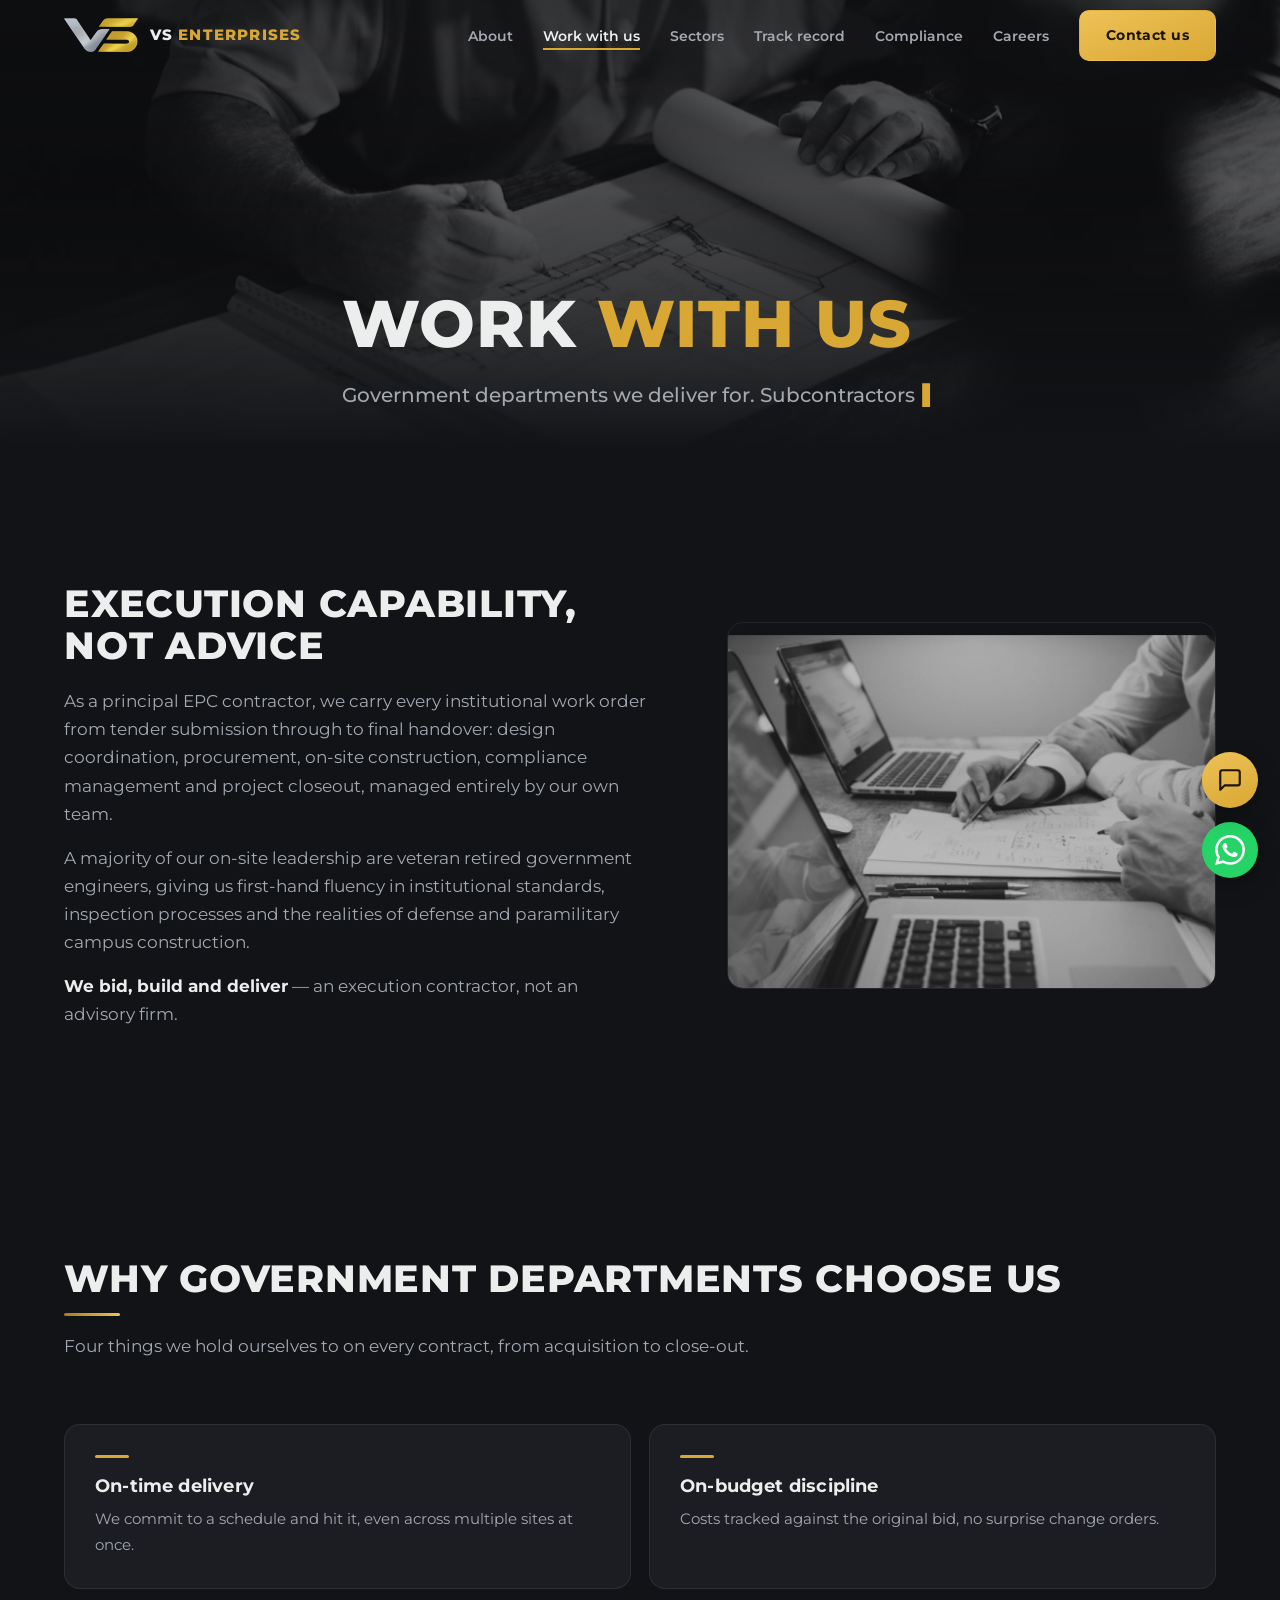
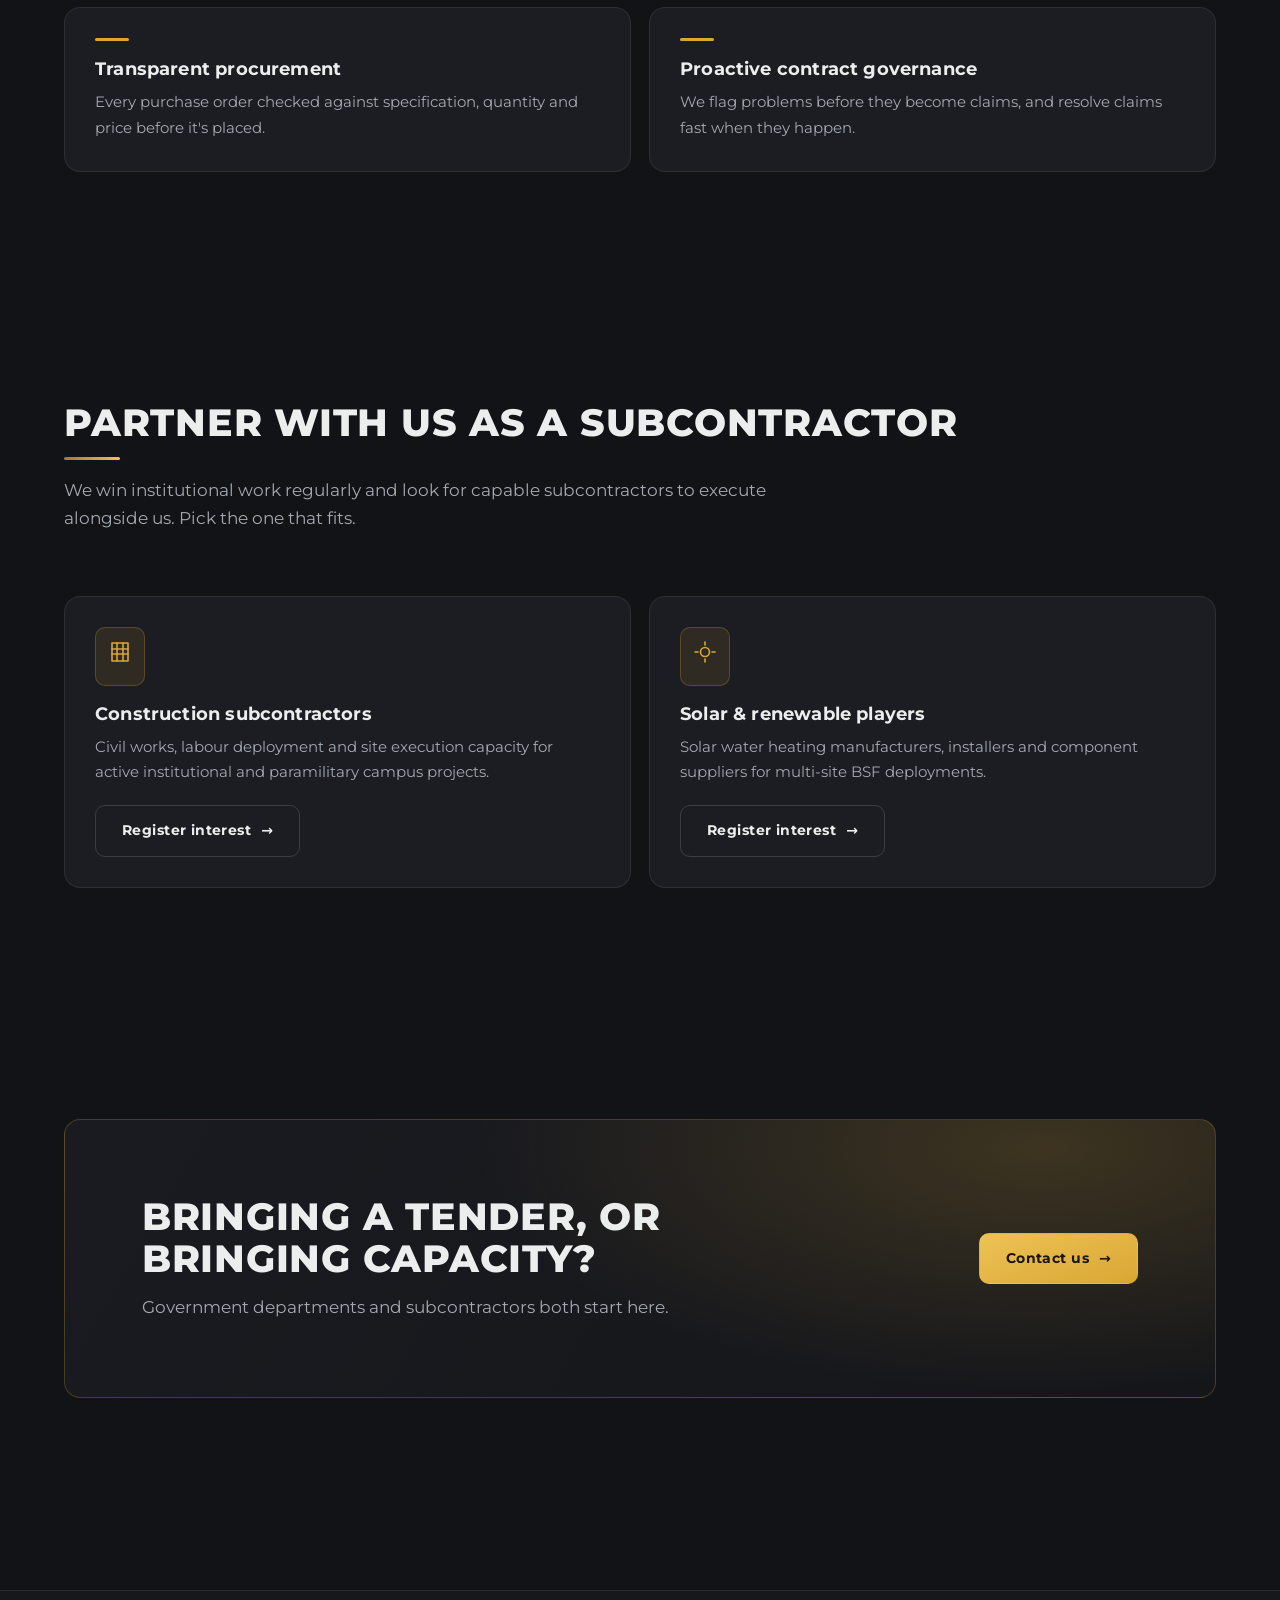
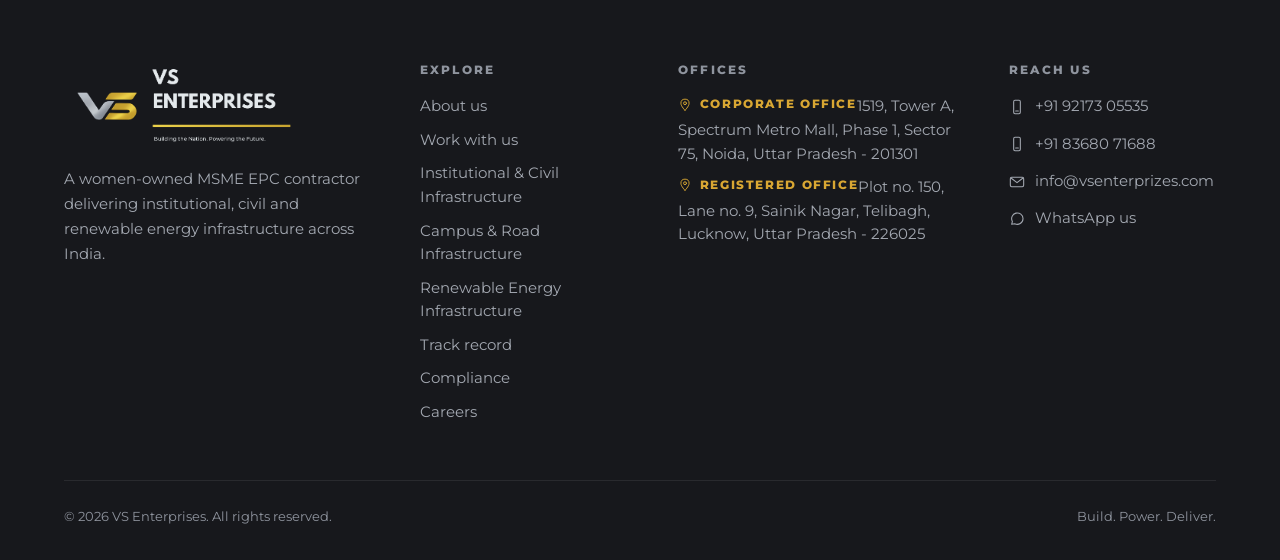
<file: services.html>
<!DOCTYPE html>
<html lang="en">
<head>
  <meta charset="utf-8">
  <meta name="viewport" content="width=device-width, initial-scale=1">
  <title>Work with us | VS Enterprises</title>
  <meta name="description" content="VS Enterprises delivers institutional EPC work orders for government departments, and partners with construction and solar subcontractors on active sites.">
  <meta name="keywords" content="EPC contractor India, government EPC contractor, construction subcontractor India, solar subcontractor, GeM, Government e-Marketplace, infrastructure construction India, CPPP, GFR 2017, solar water heater tender, BIS approved solar, MNRE approved ETC">
  <meta property="og:type" content="website">
  <meta property="og:site_name" content="VS Enterprises">
  <meta property="og:title" content="Work with us | VS Enterprises">
  <meta property="og:description" content="VS Enterprises delivers institutional EPC work orders for government departments, and partners with construction and solar subcontractors on active sites.">
  <meta property="og:image" content="https://www.vsenterprizes.com/assets/img/logo-lockup.png">
  <link rel="icon" type="image/png" href="assets/img/favicon.png">
  <link rel="preload" href="assets/fonts/montserrat-var.woff2" as="font" type="font/woff2" crossorigin>
  <link rel="stylesheet" href="assets/css/style.css">
  <script>document.documentElement.classList.add("js");</script>
</head>
<body>

  <div id="loader" aria-hidden="true">
    <div class="loader-inner">
      <svg class="loader-sky" viewBox="0 0 240 100" aria-hidden="true">
        <path style="--i:0" pathLength="1" d="M0 95 H240"/>
        <path style="--i:1" pathLength="1" d="M14 95 V56 H40 V95"/>
        <path style="--i:2" pathLength="1" d="M52 95 V32 H76 V95"/>
        <path style="--i:3" class="gold-line" pathLength="1" d="M88 95 V16 H118 V95 M103 16 V7"/>
        <path style="--i:4" pathLength="1" d="M130 95 V42 H156 V95"/>
        <path style="--i:5" pathLength="1" d="M166 95 V62 H192 V95"/>
        <path style="--i:6" class="gold-line" pathLength="1" d="M210 95 V26 M196 33 H236 M210 26 L196 33 M210 26 L236 33 M228 33 V50"/>
      </svg>
      <div class="loader-bar"></div>
      <div class="loader-word">VS Enterprises</div>
    </div>
  </div>

  <header class="nav">
    <div class="nav-inner">
      <a class="brand" href="index.html" aria-label="VS Enterprises home">
        <img src="assets/img/logo.png" alt="">
        <b>VS <span>ENTERPRISES</span></b>
      </a>
      <button class="nav-toggle" aria-expanded="false" aria-label="Menu">
        <span></span><span></span><span></span>
      </button>
      <ul class="nav-links">
        <li style="--i:0"><a href="about.html">About</a></li>
        <li style="--i:1"><a href="services.html">Work with us</a></li>
        <li style="--i:2"><a href="sectors.html">Sectors</a></li>
        <li style="--i:3"><a href="track-record.html">Track record</a></li>
        <li style="--i:4"><a href="compliance.html">Compliance</a></li>
        <li style="--i:5"><a href="careers.html">Careers</a></li>
        <li style="--i:6"><a class="btn btn-gold" href="contact.html">Contact us</a></li>
      </ul>
    </div>
  </header>

  <main>

    <section class="page-hero">
      <div class="media" data-parallax="18"><img src="assets/img/blueprints.jpg" alt="Engineer drafting on a technical drawing"></div>
      <div class="wrap">
        <h1 class="display">Work <span class="accent">with us</span></h1>
        <p class="lede">
          <span class="sr-only">Government departments we deliver for. Subcontractors and partners who deliver with us.</span>
          <span class="lede-type" aria-hidden="true"></span>
        </p>
      </div>
    </section>

    <section>
      <div class="wrap">
        <div class="split">
          <div class="split-copy" data-reveal>
            <h2>Execution capability, not advice</h2>
            <div class="prose">
              <p>As a principal EPC contractor, we carry every institutional work order from tender submission through to final handover: design coordination, procurement, on-site construction, compliance management and project closeout, managed entirely by our own team.</p>
              <p>A majority of our on-site leadership are veteran retired government engineers, giving us first-hand fluency in institutional standards, inspection processes and the realities of defense and paramilitary campus construction.</p>
              <p><b>We bid, build and deliver</b> &mdash; an execution contractor, not an advisory firm.</p>
            </div>
          </div>
          <div class="split-media" data-reveal style="--d:1">
            <img data-parallax="16" src="assets/img/documents.jpg" alt="Project team reviewing site documentation together" loading="lazy">
          </div>
        </div>
      </div>
    </section>

    <section>
      <div class="wrap">
        <div class="section-head" data-reveal>
          <h2>Why government departments choose us</h2>
          <p class="muted" style="max-width:70ch">Four things we hold ourselves to on every contract, from acquisition to close-out.</p>
        </div>
        <div class="card-grid">
          <div class="fcard" data-reveal>
            <div class="tick"></div>
            <h3>On-time delivery</h3>
            <p>We commit to a schedule and hit it, even across multiple sites at once.</p>
          </div>
          <div class="fcard" data-reveal style="--d:1">
            <div class="tick"></div>
            <h3>On-budget discipline</h3>
            <p>Costs tracked against the original bid, no surprise change orders.</p>
          </div>
          <div class="fcard" data-reveal>
            <div class="tick"></div>
            <h3>Transparent procurement</h3>
            <p>Every purchase order checked against specification, quantity and price before it's placed.</p>
          </div>
          <div class="fcard" data-reveal style="--d:1">
            <div class="tick"></div>
            <h3>Proactive contract governance</h3>
            <p>We flag problems before they become claims, and resolve claims fast when they happen.</p>
          </div>
        </div>
      </div>
    </section>

    <section>
      <div class="wrap">
        <div class="section-head" data-reveal>
          <h2>Partner with us as a subcontractor</h2>
          <p class="muted" style="max-width:70ch">We win institutional work regularly and look for capable subcontractors to execute alongside us. Pick the one that fits.</p>
        </div>
        <div class="card-grid">
          <div class="fcard" data-reveal>
            <div class="icon-chip picto-draw"><svg class="picto" viewBox="0 0 24 24" aria-hidden="true"><rect pathLength="1" x="4" y="3" width="16" height="18"/><line pathLength="1" x1="4" y1="9" x2="20" y2="9"/><line pathLength="1" x1="4" y1="14" x2="20" y2="14"/><line pathLength="1" x1="9" y1="3" x2="9" y2="21"/><line pathLength="1" x1="15" y1="3" x2="15" y2="21"/></svg></div>
            <h3>Construction subcontractors</h3>
            <p>Civil works, labour deployment and site execution capacity for active institutional and paramilitary campus projects.</p>
            <div style="margin-top:20px">
              <a class="btn btn-ghost" href="mailto:info@vsenterprizes.com?subject=Subcontractor%20Inquiry%3A%20Construction">Register interest <span class="arrow">&rarr;</span></a>
            </div>
          </div>
          <div class="fcard" data-reveal style="--d:1">
            <div class="icon-chip picto-draw"><svg class="picto" viewBox="0 0 24 24" aria-hidden="true"><circle pathLength="1" cx="12" cy="12" r="4.5"/><line pathLength="1" x1="12" y1="2" x2="12" y2="5"/><line pathLength="1" x1="12" y1="19" x2="12" y2="22"/><line pathLength="1" x1="2" y1="12" x2="5" y2="12"/><line pathLength="1" x1="19" y1="12" x2="22" y2="12"/></svg></div>
            <h3>Solar &amp; renewable players</h3>
            <p>Solar water heating manufacturers, installers and component suppliers for multi-site BSF deployments.</p>
            <div style="margin-top:20px">
              <a class="btn btn-ghost" href="mailto:info@vsenterprizes.com?subject=Subcontractor%20Inquiry%3A%20Solar%20%2F%20Renewable">Register interest <span class="arrow">&rarr;</span></a>
            </div>
          </div>
        </div>
      </div>
    </section>

    <section>
      <div class="wrap">
        <div class="cta-band" data-reveal>
          <div>
            <h2>Bringing a tender, or bringing capacity?</h2>
            <p>Government departments and subcontractors both start here.</p>
          </div>
          <a class="btn btn-gold" href="contact.html">Contact us <span class="arrow">&rarr;</span></a>
        </div>
      </div>
    </section>

  </main>

  <footer>
    <div class="wrap">
      <div class="foot-grid">
        <div class="foot-brand">
          <img class="lockup" src="assets/img/logo-lockup.png" alt="VS Enterprises. Building the Nation. Powering the Future.">
          <p>A women-owned MSME EPC contractor delivering institutional, civil and renewable energy infrastructure across India.</p>
        </div>
        <div class="foot-col">
          <h4>Explore</h4>
          <ul>
            <li><a href="about.html">About us</a></li>
            <li><a href="services.html">Work with us</a></li>
            <li><a href="sector-works.html">Institutional &amp; Civil Infrastructure</a></li>
            <li><a href="sector-campus-road.html">Campus &amp; Road Infrastructure</a></li>
            <li><a href="sector-renewable.html">Renewable Energy Infrastructure</a></li>
            <li><a href="track-record.html">Track record</a></li>
            <li><a href="compliance.html">Compliance</a></li>
            <li><a href="careers.html">Careers</a></li>
          </ul>
        </div>
        <div class="foot-col">
          <h4>Offices</h4>
          <ul>
            <li><span class="foot-office"><svg class="picto" viewBox="0 0 24 24" aria-hidden="true"><path pathLength="1" d="M12 21s7-6.5 7-12a7 7 0 1 0-14 0c0 5.5 7 12 7 12Z"/><circle pathLength="1" cx="12" cy="9" r="2.5"/></svg>Corporate Office</span>1519, Tower A, Spectrum Metro Mall, Phase 1, Sector 75, Noida, Uttar Pradesh - 201301</li>
            <li><span class="foot-office"><svg class="picto" viewBox="0 0 24 24" aria-hidden="true"><path pathLength="1" d="M12 21s7-6.5 7-12a7 7 0 1 0-14 0c0 5.5 7 12 7 12Z"/><circle pathLength="1" cx="12" cy="9" r="2.5"/></svg>Registered Office</span>Plot no. 150, Lane no. 9, Sainik Nagar, Telibagh, Lucknow, Uttar Pradesh - 226025</li>
          </ul>
        </div>
        <div class="foot-col">
          <h4>Reach us</h4>
          <ul>
            <li><a href="tel:+919217305535"><svg class="picto" style="width:16px;height:16px" viewBox="0 0 24 24" aria-hidden="true"><rect pathLength="1" x="7" y="2" width="10" height="20" rx="2"/><line pathLength="1" x1="10" y1="18" x2="14" y2="18"/></svg>+91 92173 05535</a></li>
            <li><a href="tel:+918368071688"><svg class="picto" style="width:16px;height:16px" viewBox="0 0 24 24" aria-hidden="true"><rect pathLength="1" x="7" y="2" width="10" height="20" rx="2"/><line pathLength="1" x1="10" y1="18" x2="14" y2="18"/></svg>+91 83680 71688</a></li>
            <li><a href="mailto:info@vsenterprizes.com"><svg class="picto" style="width:16px;height:16px" viewBox="0 0 24 24" aria-hidden="true"><rect pathLength="1" x="2" y="5" width="20" height="14" rx="2"/><path pathLength="1" d="M3 6l9 7 9-7"/></svg>info@vsenterprizes.com</a></li>
            <li><a href="https://wa.me/919217305535" target="_blank" rel="noopener"><svg class="picto" style="width:16px;height:16px" viewBox="0 0 24 24" aria-hidden="true"><path pathLength="1" d="M21 11.5a8.5 8.5 0 0 1-12.4 7.5L4 20l1.1-4.4A8.5 8.5 0 1 1 21 11.5Z"/></svg>WhatsApp us</a></li>
          </ul>
        </div>
      </div>
      <div class="foot-bottom">
        <span>&copy; <span id="year"></span> VS Enterprises. All rights reserved.</span>
        <span>Build. Power. Deliver.</span>
      </div>
    </div>
  </footer>

  <a class="wa-float" href="https://wa.me/919217305535" target="_blank" rel="noopener" aria-label="Chat with VS Enterprises on WhatsApp">
    <svg viewBox="0 0 24 24" fill="currentColor" aria-hidden="true"><path d="M17.472 14.382c-.297-.149-1.758-.867-2.03-.967-.273-.099-.471-.148-.67.15-.197.297-.767.966-.94 1.164-.173.199-.347.223-.644.075-.297-.15-1.255-.463-2.39-1.475-.883-.788-1.48-1.761-1.653-2.059-.173-.297-.018-.458.13-.606.134-.133.298-.347.446-.52.149-.174.198-.298.298-.497.099-.198.05-.371-.025-.52-.075-.149-.669-1.612-.916-2.207-.242-.579-.487-.5-.669-.51-.173-.008-.371-.01-.57-.01-.198 0-.52.074-.792.372-.272.297-1.04 1.016-1.04 2.479 0 1.462 1.065 2.875 1.213 3.074.149.198 2.096 3.2 5.077 4.487.709.306 1.262.489 1.694.625.712.227 1.36.195 1.871.118.571-.085 1.758-.719 2.006-1.413.248-.694.248-1.289.173-1.413-.074-.124-.272-.198-.57-.347m-5.421 7.403h-.004a9.87 9.87 0 01-5.031-1.378l-.361-.214-3.741.982.998-3.648-.235-.374a9.86 9.86 0 01-1.51-5.26c.001-5.45 4.436-9.884 9.888-9.884 2.64 0 5.122 1.03 6.988 2.898a9.825 9.825 0 012.893 6.994c-.003 5.45-4.437 9.884-9.885 9.884m8.413-18.297A11.815 11.815 0 0012.05 0C5.495 0 .16 5.335.157 11.892c0 2.096.547 4.142 1.588 5.945L.057 24l6.305-1.654a11.882 11.882 0 005.683 1.448h.005c6.554 0 11.89-5.335 11.893-11.893a11.821 11.821 0 00-3.48-8.413"/></svg>
  </a>

  <script src="assets/js/main.js" defer></script>
  <script src="assets/js/chatbot.js" defer></script>
</body>
</html>
</file>
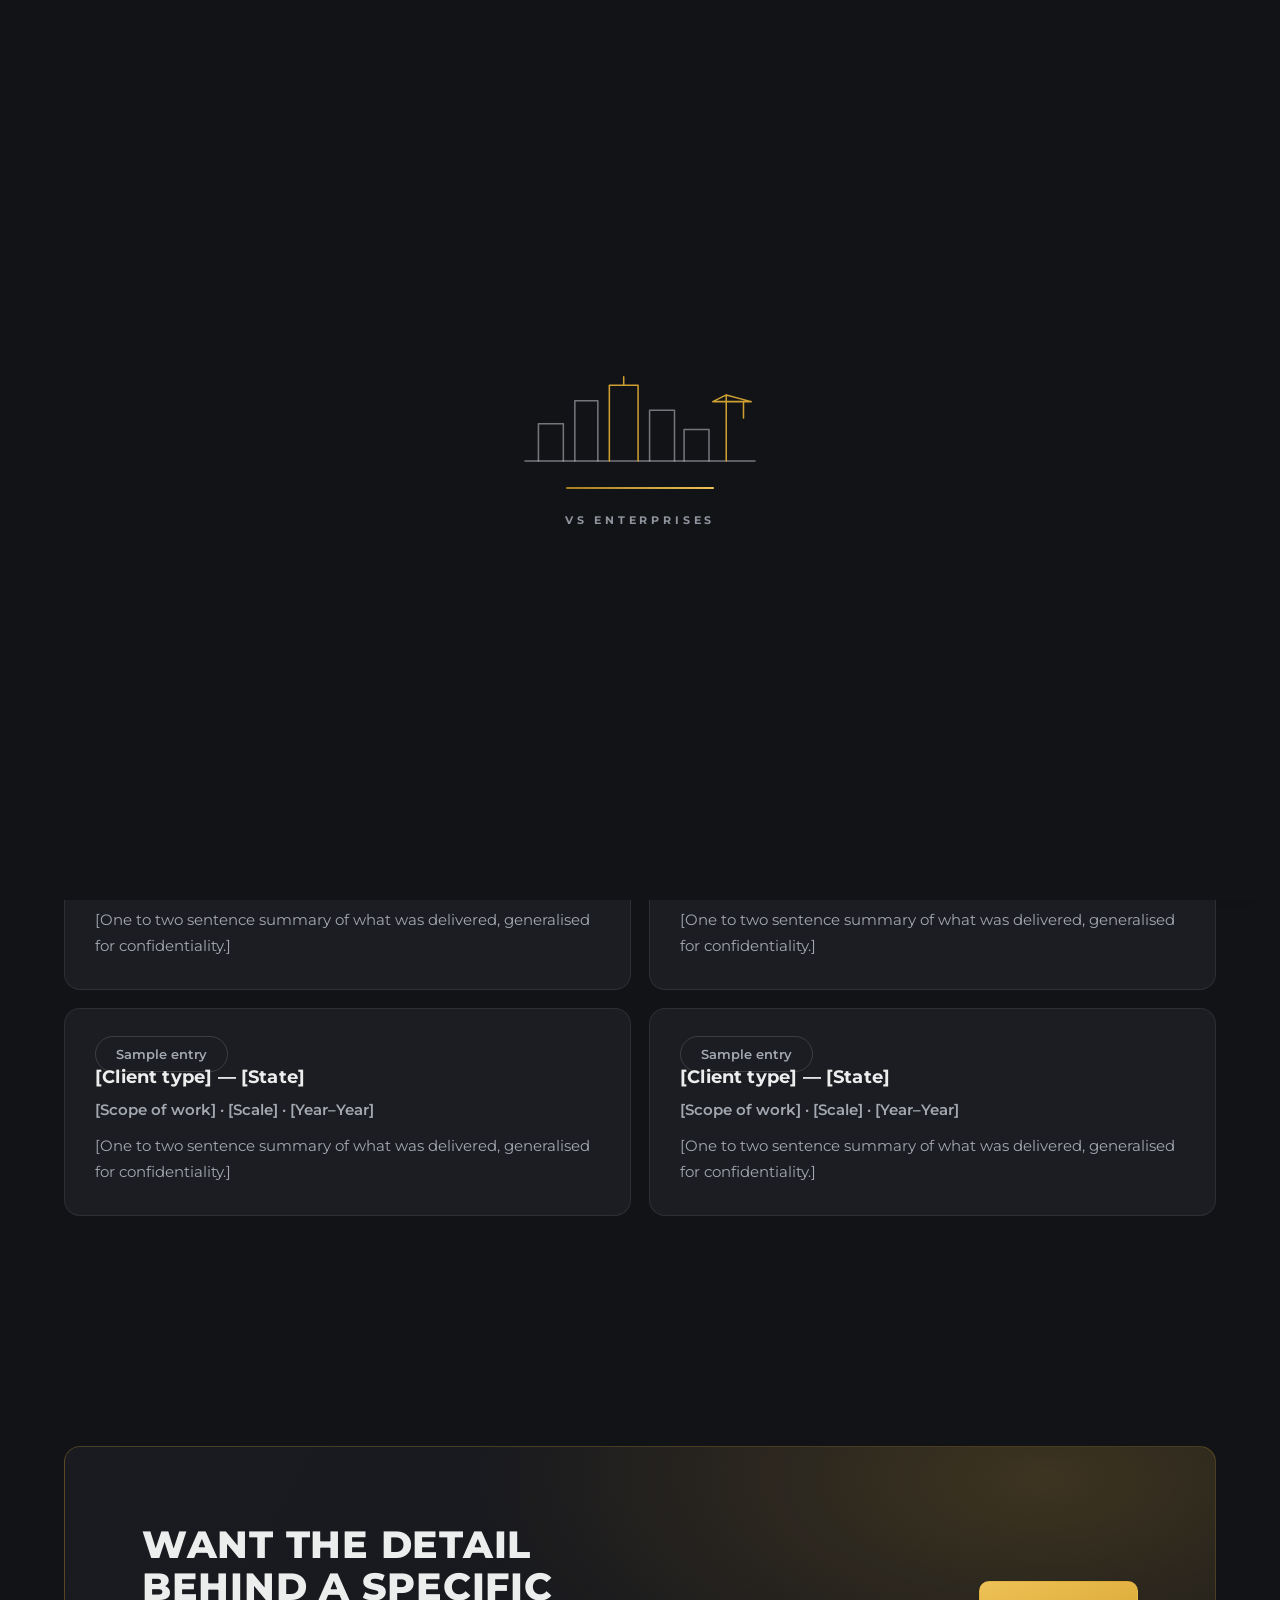
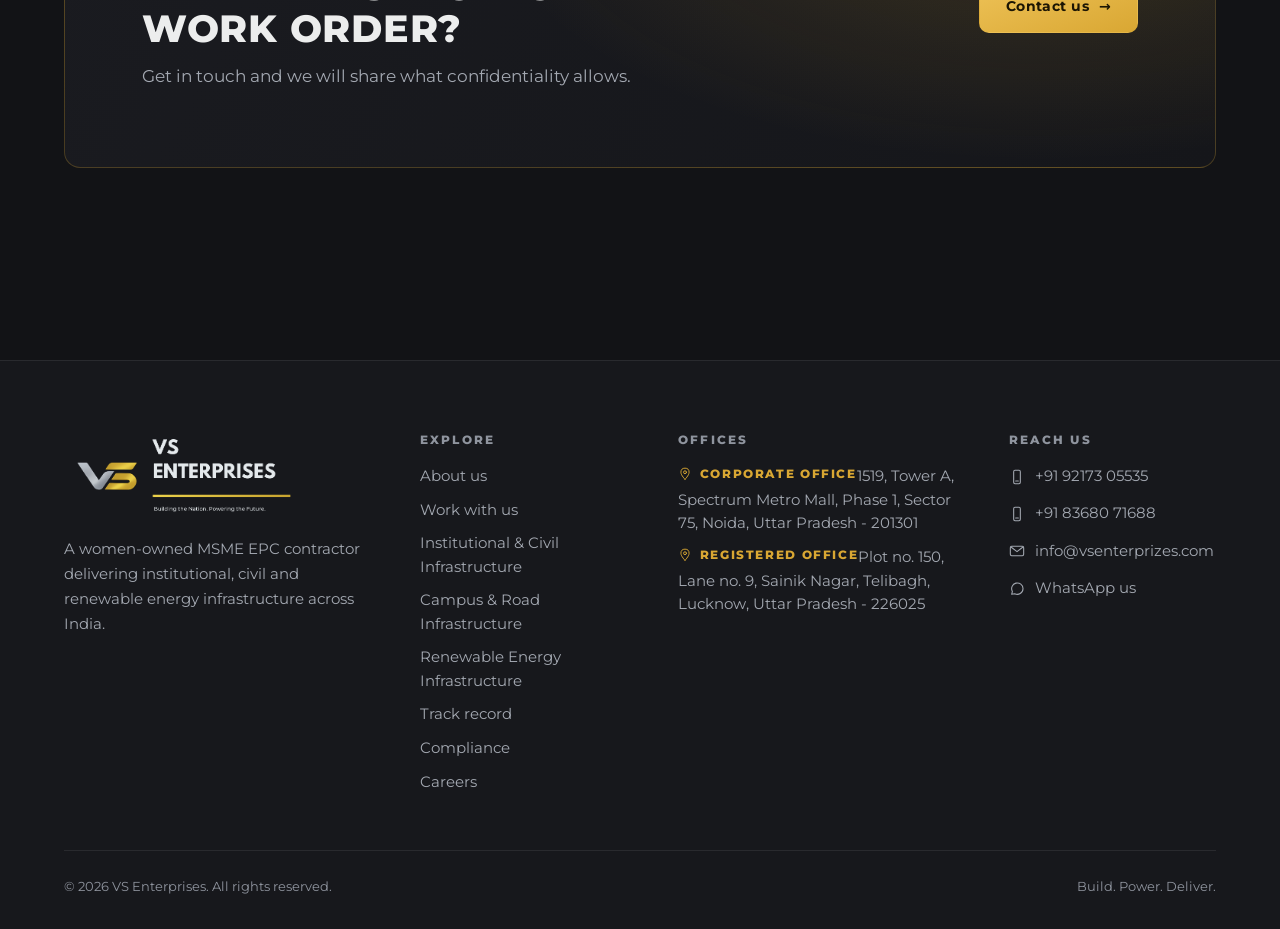
<file: track-record.html>
<!DOCTYPE html>
<html lang="en">
<head>
  <meta charset="utf-8">
  <meta name="viewport" content="width=device-width, initial-scale=1">
  <title>Track Record | VS Enterprises</title>
  <meta name="description" content="Individual work orders delivered by VS Enterprises, generalised where confidentiality applies: client type, location, scope, scale and timeline.">
  <meta name="keywords" content="EPC contractor track record, government contractor project list, institutional infrastructure delivered, VS Enterprises projects">
  <meta property="og:type" content="website">
  <meta property="og:site_name" content="VS Enterprises">
  <meta property="og:title" content="Track Record | VS Enterprises">
  <meta property="og:description" content="Individual work orders delivered by VS Enterprises, generalised where confidentiality applies.">
  <meta property="og:image" content="https://www.vsenterprizes.com/assets/img/logo-lockup.png">
  <link rel="icon" type="image/png" href="assets/img/favicon.png">
  <link rel="preload" href="assets/fonts/montserrat-var.woff2" as="font" type="font/woff2" crossorigin>
  <link rel="stylesheet" href="assets/css/style.css">
  <script>document.documentElement.classList.add("js");</script>
</head>
<body>

  <div id="loader" aria-hidden="true">
    <div class="loader-inner">
      <svg class="loader-sky" viewBox="0 0 240 100" aria-hidden="true">
        <path style="--i:0" pathLength="1" d="M0 95 H240"/>
        <path style="--i:1" pathLength="1" d="M14 95 V56 H40 V95"/>
        <path style="--i:2" pathLength="1" d="M52 95 V32 H76 V95"/>
        <path style="--i:3" class="gold-line" pathLength="1" d="M88 95 V16 H118 V95 M103 16 V7"/>
        <path style="--i:4" pathLength="1" d="M130 95 V42 H156 V95"/>
        <path style="--i:5" pathLength="1" d="M166 95 V62 H192 V95"/>
        <path style="--i:6" class="gold-line" pathLength="1" d="M210 95 V26 M196 33 H236 M210 26 L196 33 M210 26 L236 33 M228 33 V50"/>
      </svg>
      <div class="loader-bar"></div>
      <div class="loader-word">VS Enterprises</div>
    </div>
  </div>

  <header class="nav">
    <div class="nav-inner">
      <a class="brand" href="index.html" aria-label="VS Enterprises home">
        <img src="assets/img/logo.png" alt="">
        <b>VS <span>ENTERPRISES</span></b>
      </a>
      <button class="nav-toggle" aria-expanded="false" aria-label="Menu">
        <span></span><span></span><span></span>
      </button>
      <ul class="nav-links">
        <li style="--i:0"><a href="about.html">About</a></li>
        <li style="--i:1"><a href="services.html">Work with us</a></li>
        <li style="--i:2"><a href="sectors.html">Sectors</a></li>
        <li style="--i:3"><a href="track-record.html">Track record</a></li>
        <li style="--i:4"><a href="compliance.html">Compliance</a></li>
        <li style="--i:5"><a href="careers.html">Careers</a></li>
        <li style="--i:6"><a class="btn btn-gold" href="contact.html">Contact us</a></li>
      </ul>
    </div>
  </header>

  <main>

    <section class="page-hero">
      <div class="media" data-parallax="18"><img src="assets/img/construction-site.jpg" alt="Engineers on a reinforced concrete deck at a building site"></div>
      <div class="wrap">
        <h1 class="display">Track <span class="accent">record</span></h1>
        <p class="lede">
          <span class="sr-only">Individual work orders delivered, generalised where confidentiality applies.</span>
          <span class="lede-type" aria-hidden="true"></span>
        </p>
      </div>
    </section>

    <section>
      <div class="wrap">
        <div class="prose" data-reveal style="max-width:760px">
          <p>Individual work orders delivered by VS Enterprises, generalised where client confidentiality applies. <b>The entries below are a sample structure &mdash; final project records are being compiled and will replace them.</b></p>
        </div>
      </div>
    </section>

    <section style="padding-top:0">
      <div class="wrap">
        <div class="card-grid">
          <div class="fcard" data-reveal>
            <span class="badge" style="margin-bottom:16px">Sample entry</span>
            <h3>[Client type] &mdash; [State]</h3>
            <p class="track-meta">[Scope of work] &middot; [Scale] &middot; [Year&ndash;Year]</p>
            <p>[One to two sentence summary of what was delivered, generalised for confidentiality.]</p>
          </div>
          <div class="fcard" data-reveal style="--d:1">
            <span class="badge" style="margin-bottom:16px">Sample entry</span>
            <h3>[Client type] &mdash; [State]</h3>
            <p class="track-meta">[Scope of work] &middot; [Scale] &middot; [Year&ndash;Year]</p>
            <p>[One to two sentence summary of what was delivered, generalised for confidentiality.]</p>
          </div>
          <div class="fcard" data-reveal>
            <span class="badge" style="margin-bottom:16px">Sample entry</span>
            <h3>[Client type] &mdash; [State]</h3>
            <p class="track-meta">[Scope of work] &middot; [Scale] &middot; [Year&ndash;Year]</p>
            <p>[One to two sentence summary of what was delivered, generalised for confidentiality.]</p>
          </div>
          <div class="fcard" data-reveal style="--d:1">
            <span class="badge" style="margin-bottom:16px">Sample entry</span>
            <h3>[Client type] &mdash; [State]</h3>
            <p class="track-meta">[Scope of work] &middot; [Scale] &middot; [Year&ndash;Year]</p>
            <p>[One to two sentence summary of what was delivered, generalised for confidentiality.]</p>
          </div>
        </div>
      </div>
    </section>

    <section>
      <div class="wrap">
        <div class="cta-band" data-reveal>
          <div>
            <h2>Want the detail behind a specific work order?</h2>
            <p>Get in touch and we will share what confidentiality allows.</p>
          </div>
          <a class="btn btn-gold" href="contact.html">Contact us <span class="arrow">&rarr;</span></a>
        </div>
      </div>
    </section>

  </main>

  <footer>
    <div class="wrap">
      <div class="foot-grid">
        <div class="foot-brand">
          <img class="lockup" src="assets/img/logo-lockup.png" alt="VS Enterprises. Building the Nation. Powering the Future.">
          <p>A women-owned MSME EPC contractor delivering institutional, civil and renewable energy infrastructure across India.</p>
        </div>
        <div class="foot-col">
          <h4>Explore</h4>
          <ul>
            <li><a href="about.html">About us</a></li>
            <li><a href="services.html">Work with us</a></li>
            <li><a href="sector-works.html">Institutional &amp; Civil Infrastructure</a></li>
            <li><a href="sector-campus-road.html">Campus &amp; Road Infrastructure</a></li>
            <li><a href="sector-renewable.html">Renewable Energy Infrastructure</a></li>
            <li><a href="track-record.html">Track record</a></li>
            <li><a href="compliance.html">Compliance</a></li>
            <li><a href="careers.html">Careers</a></li>
          </ul>
        </div>
        <div class="foot-col">
          <h4>Offices</h4>
          <ul>
            <li><span class="foot-office"><svg class="picto" viewBox="0 0 24 24" aria-hidden="true"><path pathLength="1" d="M12 21s7-6.5 7-12a7 7 0 1 0-14 0c0 5.5 7 12 7 12Z"/><circle pathLength="1" cx="12" cy="9" r="2.5"/></svg>Corporate Office</span>1519, Tower A, Spectrum Metro Mall, Phase 1, Sector 75, Noida, Uttar Pradesh - 201301</li>
            <li><span class="foot-office"><svg class="picto" viewBox="0 0 24 24" aria-hidden="true"><path pathLength="1" d="M12 21s7-6.5 7-12a7 7 0 1 0-14 0c0 5.5 7 12 7 12Z"/><circle pathLength="1" cx="12" cy="9" r="2.5"/></svg>Registered Office</span>Plot no. 150, Lane no. 9, Sainik Nagar, Telibagh, Lucknow, Uttar Pradesh - 226025</li>
          </ul>
        </div>
        <div class="foot-col">
          <h4>Reach us</h4>
          <ul>
            <li><a href="tel:+919217305535"><svg class="picto" style="width:16px;height:16px" viewBox="0 0 24 24" aria-hidden="true"><rect pathLength="1" x="7" y="2" width="10" height="20" rx="2"/><line pathLength="1" x1="10" y1="18" x2="14" y2="18"/></svg>+91 92173 05535</a></li>
            <li><a href="tel:+918368071688"><svg class="picto" style="width:16px;height:16px" viewBox="0 0 24 24" aria-hidden="true"><rect pathLength="1" x="7" y="2" width="10" height="20" rx="2"/><line pathLength="1" x1="10" y1="18" x2="14" y2="18"/></svg>+91 83680 71688</a></li>
            <li><a href="mailto:info@vsenterprizes.com"><svg class="picto" style="width:16px;height:16px" viewBox="0 0 24 24" aria-hidden="true"><rect pathLength="1" x="2" y="5" width="20" height="14" rx="2"/><path pathLength="1" d="M3 6l9 7 9-7"/></svg>info@vsenterprizes.com</a></li>
            <li><a href="https://wa.me/919217305535" target="_blank" rel="noopener"><svg class="picto" style="width:16px;height:16px" viewBox="0 0 24 24" aria-hidden="true"><path pathLength="1" d="M21 11.5a8.5 8.5 0 0 1-12.4 7.5L4 20l1.1-4.4A8.5 8.5 0 1 1 21 11.5Z"/></svg>WhatsApp us</a></li>
          </ul>
        </div>
      </div>
      <div class="foot-bottom">
        <span>&copy; <span id="year"></span> VS Enterprises. All rights reserved.</span>
        <span>Build. Power. Deliver.</span>
      </div>
    </div>
  </footer>

  <a class="wa-float" href="https://wa.me/919217305535" target="_blank" rel="noopener" aria-label="Chat with VS Enterprises on WhatsApp">
    <svg viewBox="0 0 24 24" fill="currentColor" aria-hidden="true"><path d="M17.472 14.382c-.297-.149-1.758-.867-2.03-.967-.273-.099-.471-.148-.67.15-.197.297-.767.966-.94 1.164-.173.199-.347.223-.644.075-.297-.15-1.255-.463-2.39-1.475-.883-.788-1.48-1.761-1.653-2.059-.173-.297-.018-.458.13-.606.134-.133.298-.347.446-.52.149-.174.198-.298.298-.497.099-.198.05-.371-.025-.52-.075-.149-.669-1.612-.916-2.207-.242-.579-.487-.5-.669-.51-.173-.008-.371-.01-.57-.01-.198 0-.52.074-.792.372-.272.297-1.04 1.016-1.04 2.479 0 1.462 1.065 2.875 1.213 3.074.149.198 2.096 3.2 5.077 4.487.709.306 1.262.489 1.694.625.712.227 1.36.195 1.871.118.571-.085 1.758-.719 2.006-1.413.248-.694.248-1.289.173-1.413-.074-.124-.272-.198-.57-.347m-5.421 7.403h-.004a9.87 9.87 0 01-5.031-1.378l-.361-.214-3.741.982.998-3.648-.235-.374a9.86 9.86 0 01-1.51-5.26c.001-5.45 4.436-9.884 9.888-9.884 2.64 0 5.122 1.03 6.988 2.898a9.825 9.825 0 012.893 6.994c-.003 5.45-4.437 9.884-9.885 9.884m8.413-18.297A11.815 11.815 0 0012.05 0C5.495 0 .16 5.335.157 11.892c0 2.096.547 4.142 1.588 5.945L.057 24l6.305-1.654a11.882 11.882 0 005.683 1.448h.005c6.554 0 11.89-5.335 11.893-11.893a11.821 11.821 0 00-3.48-8.413"/></svg>
  </a>

  <script src="assets/js/main.js" defer></script>
  <script src="assets/js/chatbot.js" defer></script>
</body>
</html>
</file>
<file: assets/css/style.css>
/* ==========================================================================
   VS Enterprises — design system
   Brand: charcoal / gold / silver (from business card + JD collateral)
   Shape rule: interactive elements 10px radius, containers 16px.
   Motion rule: transform/opacity/filter only, ease-out quint, exits subtler.
   ========================================================================== */

@font-face {
  font-family: "Montserrat";
  src: url("../fonts/montserrat-var.woff2") format("woff2");
  font-weight: 100 900;
  font-style: normal;
  font-display: swap;
}

:root {
  --bg: #121316;
  --bg-raise: #17181c;
  --surface: #1c1d22;
  --surface-2: #22242a;
  --line: rgba(255, 255, 255, 0.08);
  --line-strong: rgba(255, 255, 255, 0.14);

  --text: #eceded;
  --muted: #a3a8b1;
  --faint: #8f949e;

  --gold: #d9a733;
  --gold-bright: #eec257;
  --gold-deep: #a87c1d;
  --gold-ink: #1c1503;
  --silver: #c3c8d0;

  --font: "Montserrat", "Segoe UI", system-ui, -apple-system, sans-serif;

  --r-box: 16px;
  --r-ui: 10px;

  --ease: cubic-bezier(0.16, 1, 0.3, 1);
  --dur: 0.6s;
  --dur-ui: 0.22s;

  --nav-h: 72px;
  --pad-x: clamp(20px, 5vw, 64px);
  --max-w: 1280px;
}

* { margin: 0; padding: 0; box-sizing: border-box; }

html {
  color-scheme: dark;
  scroll-behavior: smooth;
  -webkit-text-size-adjust: 100%;
}

body {
  background: var(--bg);
  color: var(--text);
  font-family: var(--font);
  font-size: 16.5px;
  line-height: 1.7;
  font-weight: 400;
  overflow-x: clip;
}

::selection { background: var(--gold); color: var(--gold-ink); }

:focus-visible {
  outline: 2px solid var(--gold);
  outline-offset: 3px;
  border-radius: 4px;
}

img { max-width: 100%; display: block; }

a { color: inherit; text-decoration: none; }

/* ---------- cross-document page transitions (progressive enhancement) ---- */

@view-transition { navigation: auto; }

@keyframes vt-in {
  from { opacity: 0; transform: translateY(12px); }
  to   { opacity: 1; transform: none; }
}
@keyframes vt-out {
  from { opacity: 1; }
  to   { opacity: 0; }
}

::view-transition-old(root) { animation: vt-out 0.2s ease both; }
::view-transition-new(root) { animation: vt-in 0.34s var(--ease) both; }

/* ---------- typography --------------------------------------------------- */

h1, h2, h3, h4 {
  font-weight: 800;
  line-height: 1.12;
  letter-spacing: 0.005em;
  text-wrap: balance;
}

.display {
  text-transform: uppercase;
  font-size: clamp(2.1rem, 5.2vw, 4.1rem);
  letter-spacing: 0.015em;
}

.display .accent { color: var(--gold); }

h2 {
  font-size: clamp(1.55rem, 3vw, 2.35rem);
  text-transform: uppercase;
  letter-spacing: 0.02em;
}

h3 { font-size: 1.12rem; font-weight: 700; letter-spacing: 0.01em; }

p { max-width: 65ch; }

.lede {
  font-size: clamp(1.05rem, 1.6vw, 1.25rem);
  color: var(--muted);
  font-weight: 500;
}

.muted { color: var(--muted); }

.eyebrow {
  display: inline-block;
  font-size: 0.72rem;
  font-weight: 700;
  text-transform: uppercase;
  letter-spacing: 0.22em;
  color: var(--gold);
  margin-bottom: 18px;
}

/* ---------- layout primitives ------------------------------------------- */

.wrap {
  max-width: var(--max-w);
  margin-inline: auto;
  padding-inline: var(--pad-x);
}

section { padding-block: clamp(72px, 9vw, 128px); }

.section-head { margin-bottom: clamp(36px, 5vw, 64px); }
.section-head p { margin-top: 16px; }

/* gold rule draws under section titles as they reveal */
.section-head h2 {
  position: relative;
  padding-bottom: 16px;
}

.section-head h2::after {
  content: "";
  position: absolute;
  left: 0;
  bottom: 0;
  width: 56px;
  height: 3px;
  border-radius: 2px;
  background: linear-gradient(90deg, var(--gold-deep), var(--gold-bright));
  transform: scaleX(0);
  transform-origin: left;
  transition: transform 0.8s var(--ease) 0.2s;
}

.section-head.in-view h2::after,
.no-js .section-head h2::after { transform: scaleX(1); }

.hairline { border: 0; border-top: 1px solid var(--line); }

/* ---------- loader ------------------------------------------------------- */

/* Loader renders only when JS is present, so it can never trap a no-JS visitor */
#loader { display: none; }
.js #loader { display: grid; }

#loader {
  position: fixed;
  inset: 0;
  z-index: 100;
  place-items: center;
  background: var(--bg);
  transition: clip-path 0.7s var(--ease);
  clip-path: inset(0 0 0% 0);
}

#loader.done { clip-path: inset(0 0 100% 0); pointer-events: none; }

#loader.quick { transition-duration: 0.35s; }

.loader-inner { display: grid; justify-items: center; gap: 22px; }

.loader-inner img {
  width: 136px;
  opacity: 0;
  transform: translateY(10px) scale(0.94);
  filter: blur(6px);
  animation: loader-mark 0.9s var(--ease) 0.1s forwards;
}

@keyframes loader-mark {
  to { opacity: 1; transform: none; filter: blur(0); }
}

.loader-bar {
  width: 148px;
  height: 2px;
  background: var(--line-strong);
  border-radius: 2px;
  overflow: hidden;
}

.loader-bar::after {
  content: "";
  display: block;
  height: 100%;
  width: 100%;
  background: linear-gradient(90deg, var(--gold-deep), var(--gold-bright));
  transform: translateX(-100%);
  animation: loader-fill 1.1s var(--ease) 0.25s forwards;
}

@keyframes loader-fill { to { transform: translateX(0); } }

#loader .loader-word {
  font-size: 0.7rem;
  font-weight: 700;
  letter-spacing: 0.34em;
  text-transform: uppercase;
  color: var(--faint);
  opacity: 0;
  animation: loader-word 0.8s ease 0.45s forwards;
}

@keyframes loader-word { to { opacity: 1; } }

#loader .loader-word { min-height: 1.2em; }

#loader .loader-word.typing::after {
  content: "\258C";
  color: var(--gold);
  animation: caret-blink 0.7s steps(1) infinite;
}

@keyframes caret-blink { 50% { opacity: 0; } }

/* ---------- navigation ---------------------------------------------------- */

.nav {
  position: fixed;
  top: 0;
  left: 0;
  right: 0;
  z-index: 60;
  height: var(--nav-h);
  display: flex;
  align-items: center;
  transition: background var(--dur-ui) ease, border-color var(--dur-ui) ease,
    transform 0.4s var(--ease);
  border-bottom: 1px solid transparent;
}

/* blur lives on a pseudo, not .nav itself: backdrop-filter on .nav would make it
   the containing block for the fixed mobile menu overlay and collapse it to 72px */
.nav::before {
  content: "";
  position: absolute;
  inset: 0;
  z-index: -1;
  background: color-mix(in srgb, var(--bg) 82%, transparent);
  -webkit-backdrop-filter: blur(14px) saturate(140%);
  backdrop-filter: blur(14px) saturate(140%);
  opacity: 0;
  transition: opacity var(--dur-ui) ease;
}

.nav.scrolled::before { opacity: 1; }

.nav.scrolled { border-bottom-color: var(--line); }

.nav-inner {
  width: 100%;
  max-width: var(--max-w);
  margin-inline: auto;
  padding-inline: var(--pad-x);
  display: flex;
  align-items: center;
  gap: 40px;
}

.brand { display: flex; align-items: center; gap: 12px; flex-shrink: 0; }

.brand img { height: 34px; width: auto; }

.brand b {
  font-size: 0.92rem;
  font-weight: 800;
  letter-spacing: 0.08em;
  white-space: nowrap;
}

.brand b span { color: var(--gold); }

.nav-links {
  display: flex;
  align-items: center;
  gap: 30px;
  margin-left: auto;
  list-style: none;
}

.nav-links a:not(.btn) {
  position: relative;
  font-size: 0.86rem;
  font-weight: 600;
  color: var(--muted);
  padding-block: 6px;
  transition: color var(--dur-ui) ease;
}

.nav-links a:not(.btn)::after {
  content: "";
  position: absolute;
  left: 0;
  bottom: 0;
  width: 100%;
  height: 2px;
  background: var(--gold);
  transform: scaleX(0);
  transform-origin: right;
  transition: transform 0.3s var(--ease);
}

.nav-links a:not(.btn):hover { color: var(--text); }
.nav-links a:not(.btn):hover::after,
.nav-links a[aria-current="page"]::after {
  transform: scaleX(1);
  transform-origin: left;
}

.nav-links a[aria-current="page"] { color: var(--text); }

/* mobile menu */

.nav-toggle {
  display: none;
  margin-left: auto;
  width: 44px;
  height: 44px;
  background: none;
  border: 0;
  cursor: pointer;
  z-index: 75;
}

.nav-toggle span {
  display: block;
  width: 24px;
  height: 2px;
  margin: 5px auto;
  background: var(--text);
  transition: transform 0.3s var(--ease), opacity 0.2s ease;
}

.nav-toggle[aria-expanded="true"] span:nth-child(1) { transform: translateY(7px) rotate(45deg); }
.nav-toggle[aria-expanded="true"] span:nth-child(2) { opacity: 0; }
.nav-toggle[aria-expanded="true"] span:nth-child(3) { transform: translateY(-7px) rotate(-45deg); }

@media (max-width: 860px) {
  .nav-toggle { display: block; }

  .nav-links {
    position: fixed;
    inset: 0;
    z-index: 70;
    flex-direction: column;
    justify-content: center;
    gap: 10px;
    background: color-mix(in srgb, var(--bg) 94%, transparent);
    -webkit-backdrop-filter: blur(18px);
    backdrop-filter: blur(18px);
    visibility: hidden;
    opacity: 0;
    transition: opacity 0.3s ease, visibility 0s 0.3s;
  }

  .nav-links.open { visibility: visible; opacity: 1; transition: opacity 0.3s ease; }

  .nav-links li { opacity: 0; transform: translateY(16px); }

  .nav-links.open li {
    opacity: 1;
    transform: none;
    transition: opacity 0.45s var(--ease), transform 0.45s var(--ease);
    transition-delay: calc(var(--i, 0) * 60ms + 80ms);
  }

  .nav-links a:not(.btn) { font-size: 1.35rem; font-weight: 700; }
}

/* ---------- buttons ------------------------------------------------------- */

.btn {
  display: inline-flex;
  align-items: center;
  gap: 10px;
  padding: 13px 26px;
  border-radius: var(--r-ui);
  font-family: var(--font);
  font-size: 0.88rem;
  font-weight: 700;
  letter-spacing: 0.03em;
  cursor: pointer;
  border: 1px solid transparent;
  white-space: nowrap;
  transition: transform var(--dur-ui) var(--ease), background var(--dur-ui) ease,
    border-color var(--dur-ui) ease, color var(--dur-ui) ease,
    box-shadow var(--dur-ui) ease;
}

.btn:active { transform: scale(0.97); }

.btn-gold {
  background: linear-gradient(160deg, var(--gold-bright), var(--gold));
  color: var(--gold-ink);
}

.btn-gold:hover {
  transform: translateY(-2px);
  box-shadow: 0 10px 28px -10px rgba(217, 167, 51, 0.55);
}

.btn-gold:active { transform: scale(0.97); box-shadow: none; }

.btn-ghost {
  border-color: var(--line-strong);
  color: var(--text);
  background: transparent;
}

.btn-ghost:hover {
  border-color: var(--gold);
  color: var(--gold-bright);
  transform: translateY(-2px);
}

.btn-ghost:active { transform: scale(0.97); }

.btn .arrow { transition: transform var(--dur-ui) var(--ease); }
.btn:hover .arrow { transform: translateX(4px); }

/* ---------- hero (home) --------------------------------------------------- */

.hero {
  position: relative;
  min-height: 100svh;
  display: flex;
  align-items: center;
  padding-block: calc(var(--nav-h) + 24px) 96px;
  overflow: clip;
}

.hero-grid {
  width: 100%;
  display: grid;
  grid-template-columns: minmax(0, 1.05fr) minmax(0, 0.95fr);
  gap: clamp(32px, 5vw, 80px);
  align-items: center;
}

.hero-media {
  position: relative;
  border-radius: var(--r-box);
  overflow: clip;
  border: 1px solid var(--line);
  aspect-ratio: 4 / 5;
}

.hero-media img {
  width: 100%;
  height: 100%;
  object-fit: cover;
  filter: grayscale(1) contrast(1.05) brightness(0.7);
}

@media (max-width: 960px) {
  .hero-grid { grid-template-columns: 1fr; }
  .hero-media { aspect-ratio: 16 / 10; order: -1; }
}

.hero-copy { max-width: 720px; min-width: 0; }

.hero-copy .lede { margin-top: 24px; }

.lede-type.typing::after {
  content: "\258C";
  color: var(--gold);
  margin-left: 2px;
  animation: caret-blink 0.7s steps(1) infinite;
}

.hero-cta { display: flex; flex-wrap: wrap; gap: 16px; margin-top: 40px; }

/* load-in choreography (plays after loader) */

.hero-copy > * {
  opacity: 0;
  transform: translateY(26px);
  filter: blur(8px);
}

body.ready .hero-copy > * {
  opacity: 1;
  transform: none;
  filter: blur(0);
  transition: opacity 0.8s var(--ease), transform 0.8s var(--ease), filter 0.8s var(--ease);
  transition-delay: calc(var(--i, 0) * 120ms);
}

/* ---------- page hero (interior pages) ------------------------------------ */

.page-hero {
  position: relative;
  min-height: 52svh;
  display: flex;
  align-items: flex-end;
  padding: calc(var(--nav-h) + 64px) 0 56px;
  overflow: clip;
  isolation: isolate;
}

.page-hero .media,
.media-cover {
  position: absolute;
  inset: 0;
  z-index: -2;
}

.page-hero .media img,
.media-cover img {
  width: 100%;
  height: 100%;
  object-fit: cover;
  filter: grayscale(1) contrast(1.06) brightness(0.6);
}

.page-hero::after {
  content: "";
  position: absolute;
  inset: 0;
  z-index: -1;
  background:
    linear-gradient(0deg, var(--bg) 4%, rgba(18, 19, 22, 0.45) 60%, rgba(18, 19, 22, 0.65) 100%);
}

.page-hero h1 { max-width: 820px; }
.page-hero .lede { margin-top: 18px; }

/* subtle slow zoom on hero media */

@keyframes media-drift { from { transform: scale(1.08); } to { transform: scale(1); } }

body.ready .page-hero .media img { animation: media-drift 1.6s var(--ease) both; }

/* ---------- stats --------------------------------------------------------- */

.stats {
  display: grid;
  grid-template-columns: repeat(3, 1fr);
  gap: 1px;
  background: var(--line);
  border-block: 1px solid var(--line);
}

.stat { background: var(--bg); padding: 40px 32px; }

.stat b {
  display: block;
  font-size: clamp(2.2rem, 4vw, 3.2rem);
  font-weight: 800;
  color: var(--gold);
  line-height: 1;
}

.stat span { display: block; margin-top: 10px; color: var(--muted); font-size: 0.92rem; }

.stats.cols-4 { grid-template-columns: repeat(4, 1fr); }

@media (max-width: 860px) { .stats.cols-4 { grid-template-columns: repeat(2, 1fr); } }
@media (max-width: 720px) { .stats { grid-template-columns: 1fr; } }

/* ---------- bento grid ---------------------------------------------------- */

.bento {
  display: grid;
  grid-template-columns: repeat(12, 1fr);
  gap: 18px;
}

.cell {
  position: relative;
  border: 1px solid var(--line);
  border-radius: var(--r-box);
  background: var(--surface);
  padding: 30px;
  min-height: 240px;
  display: flex;
  flex-direction: column;
  justify-content: flex-end;
  gap: 10px;
  overflow: clip;
  isolation: isolate;
  transition: transform 0.35s var(--ease), border-color 0.35s ease;
}

.cell:hover { transform: translateY(-5px); border-color: rgba(217, 167, 51, 0.45); }

.cell h3 { text-transform: uppercase; letter-spacing: 0.04em; }

.cell p { font-size: 0.92rem; color: var(--muted); }

.cell .media-cover { z-index: 0; }

.cell .media-cover img {
  transition: transform 0.6s var(--ease);
  filter: grayscale(1) contrast(1.05) brightness(0.42);
}

.cell:hover .media-cover img { transform: scale(1.05); }

.cell.has-media::after {
  content: "";
  position: absolute;
  inset: 0;
  z-index: 0;
  background: linear-gradient(0deg, rgba(14, 15, 17, 0.92) 12%, rgba(14, 15, 17, 0.1) 70%);
}

.cell > :not(.media-cover) { position: relative; z-index: 1; }

.cell .tick {
  width: 34px;
  height: 3px;
  background: var(--gold);
  border-radius: 2px;
  margin-bottom: auto;
}

.c-5 { grid-column: span 5; }
.c-4 { grid-column: span 4; }
.c-3 { grid-column: span 3; }
.c-7 { grid-column: span 7; }

@media (max-width: 980px) {
  .c-5, .c-4, .c-3, .c-7 { grid-column: span 6; }
}
@media (max-width: 640px) {
  .c-5, .c-4, .c-3, .c-7 { grid-column: span 12; }
  .cell { min-height: 200px; }
}

/* ---------- sector index rows --------------------------------------------- */

.sector-rows { border-top: 1px solid var(--line); }

.sector-row {
  position: relative;
  display: grid;
  grid-template-columns: minmax(0, 1.2fr) minmax(0, 1fr) auto;
  align-items: center;
  gap: 28px;
  padding: 40px 24px;
  border-bottom: 1px solid var(--line);
  overflow: clip;
  isolation: isolate;
  transition: padding-left 0.4s var(--ease);
}

.sector-row .media-cover { opacity: 0; transition: opacity 0.45s ease; }

.sector-row .media-cover img { filter: grayscale(1) brightness(0.28); }

.sector-row:hover .media-cover { opacity: 1; }

.sector-row:hover { padding-left: 40px; }

.sector-row h3 {
  font-size: clamp(1.25rem, 2.4vw, 1.8rem);
  text-transform: uppercase;
  letter-spacing: 0.03em;
  transition: color var(--dur-ui) ease;
}

.sector-row:hover h3 { color: var(--gold-bright); }

.sector-row p { font-size: 0.95rem; color: var(--muted); }

.sector-row .go {
  width: 48px;
  height: 48px;
  border: 1px solid var(--line-strong);
  border-radius: 50%;
  display: grid;
  place-items: center;
  font-size: 1.1rem;
  color: var(--muted);
  transition: background var(--dur-ui) ease, color var(--dur-ui) ease,
    border-color var(--dur-ui) ease, transform 0.3s var(--ease);
}

.sector-row:hover .go {
  background: var(--gold);
  border-color: var(--gold);
  color: var(--gold-ink);
  transform: rotate(-45deg);
}

@media (max-width: 860px) {
  .sector-row { grid-template-columns: 1fr auto; }
  .sector-row p { grid-column: 1 / -1; }
}

/* ---------- process (approach) -------------------------------------------- */

.process { display: grid; gap: 0; position: relative; }

.phase {
  display: grid;
  grid-template-columns: 88px 1fr;
  gap: 28px;
  padding-block: 36px;
  border-top: 1px solid var(--line);
}

.phase:last-child { border-bottom: 1px solid var(--line); }

.phase .mark {
  font-size: 2rem;
  font-weight: 800;
  color: rgba(217, 167, 51, 0.5);
  line-height: 1;
  padding-top: 4px;
  font-variant-numeric: tabular-nums;
}

.phase h3 { text-transform: uppercase; letter-spacing: 0.04em; margin-bottom: 10px; }

.phase p { color: var(--muted); font-size: 0.97rem; }

.phase ul { margin-top: 14px; list-style: none; display: grid; gap: 10px; }

.phase li {
  position: relative;
  padding-left: 24px;
  color: var(--muted);
  font-size: 0.95rem;
  max-width: 65ch;
}

.phase li::before {
  content: "";
  position: absolute;
  left: 0;
  top: 0.62em;
  width: 12px;
  height: 2px;
  background: var(--gold);
}

@media (max-width: 640px) { .phase { grid-template-columns: 1fr; gap: 10px; } }

/* ---------- split (text + image) ------------------------------------------ */

.split {
  display: grid;
  grid-template-columns: minmax(0, 6fr) minmax(0, 5fr);
  gap: clamp(32px, 6vw, 80px);
  align-items: center;
}

.split.flip > .split-media { order: -1; }

.split-media {
  border-radius: var(--r-box);
  overflow: clip;
  aspect-ratio: 4 / 3;
  border: 1px solid var(--line);
}

.split-media img {
  width: 100%;
  height: 100%;
  object-fit: cover;
  filter: grayscale(1) contrast(1.05) brightness(0.75);
  transition: transform 0.7s var(--ease), filter 0.7s ease;
}

.split-media:hover img { transform: scale(1.04) translateY(calc(var(--py, 0) * 1px)); filter: grayscale(0.4) contrast(1.03) brightness(0.85); }

.split-copy p + p { margin-top: 16px; }
.split-copy h2 { margin-bottom: 20px; }

@media (max-width: 860px) {
  .split { grid-template-columns: 1fr; }
  .split.flip > .split-media { order: 0; }
}

/* ---------- feature / objective cards ------------------------------------- */

.card-grid { display: grid; grid-template-columns: repeat(2, 1fr); gap: 18px; }

.card-grid.cols-3 { grid-template-columns: repeat(3, 1fr); }

.fcard {
  border: 1px solid var(--line);
  border-radius: var(--r-box);
  background: var(--surface);
  padding: 30px;
  transition: transform 0.35s var(--ease), border-color 0.35s ease, background 0.35s ease;
}

.fcard:hover {
  transform: translateY(-4px);
  border-color: rgba(217, 167, 51, 0.4);
  background: var(--surface-2);
}

.fcard h3 { margin-bottom: 10px; }

.fcard p { color: var(--muted); font-size: 0.95rem; }

.fcard .tick {
  width: 34px;
  height: 3px;
  background: var(--gold);
  border-radius: 2px;
  margin-bottom: 18px;
  transform-origin: left;
  transition: transform 0.35s var(--ease);
}

.fcard:hover .tick { transform: scaleX(1.7); }

@media (max-width: 860px) {
  .card-grid, .card-grid.cols-3 { grid-template-columns: 1fr; }
}
@media (min-width: 861px) and (max-width: 1080px) {
  .card-grid.cols-3 { grid-template-columns: repeat(2, 1fr); }
}

.fcard.wide { grid-column: 1 / -1; }

.prose p + p { margin-top: 16px; }
.prose p { color: var(--muted); }
.prose p b, .prose p strong { color: var(--text); }

/* full-bleed media banner (used where a third text+image split would repeat) */

.feature-banner {
  position: relative;
  border-radius: var(--r-box);
  overflow: clip;
  isolation: isolate;
  min-height: 360px;
  display: flex;
  align-items: flex-end;
  padding: clamp(28px, 4vw, 48px);
  border: 1px solid var(--line);
  transition: transform 0.35s var(--ease), border-color 0.35s ease;
}

a.feature-banner:hover { transform: translateY(-5px); border-color: rgba(217, 167, 51, 0.45); }

.feature-banner .media-cover { z-index: 0; }
.feature-banner .media-cover img { filter: grayscale(1) contrast(1.05) brightness(0.5); transition: transform 0.7s var(--ease); }
a.feature-banner:hover .media-cover img { transform: scale(1.04); }

.feature-banner::after {
  content: "";
  position: absolute;
  inset: 0;
  z-index: 0;
  background: linear-gradient(0deg, rgba(14, 15, 17, 0.9) 8%, rgba(14, 15, 17, 0.05) 60%);
}

.feature-banner > :not(.media-cover) { position: relative; z-index: 1; }

.feature-banner h3 { font-size: clamp(1.3rem, 2.4vw, 1.9rem); text-transform: uppercase; }

.feature-banner p { color: var(--muted); margin-top: 8px; max-width: 56ch; }

/* ---------- vision / mission panels --------------------------------------- */

.vm { display: grid; grid-template-columns: 1.1fr 0.9fr; gap: 18px; }

.vm-panel {
  border-radius: var(--r-box);
  padding: clamp(32px, 4vw, 52px);
  border: 1px solid var(--line);
  position: relative;
  overflow: clip;
}

.vm-panel.gold {
  background:
    radial-gradient(120% 140% at 100% 0%, rgba(217, 167, 51, 0.16), transparent 60%),
    var(--surface);
}

.vm-panel.slate {
  background:
    radial-gradient(120% 140% at 0% 100%, rgba(195, 200, 208, 0.09), transparent 60%),
    var(--surface);
}

.vm-panel h2, .vm-panel h3 { font-size: 1.12rem; text-transform: uppercase; letter-spacing: 0.1em; color: var(--gold); margin-bottom: 16px; }
.vm-panel.slate h2, .vm-panel.slate h3 { color: var(--silver); }

.vm-panel blockquote { font-size: clamp(1.05rem, 1.8vw, 1.3rem); font-weight: 600; line-height: 1.5; }

@media (max-width: 860px) { .vm { grid-template-columns: 1fr; } }

/* ---------- pull quote ----------------------------------------------------- */

/* ---------- registrations table (compliance) -------------------------------- */

.reg-table { border-top: 1px solid var(--line); }

.reg-row {
  display: grid;
  grid-template-columns: 1.1fr 1fr 1.7fr;
  gap: 24px;
  align-items: center;
  padding: 18px 4px;
  border-bottom: 1px solid var(--line);
}

.reg-row.head {
  font-size: 0.72rem;
  font-weight: 800;
  text-transform: uppercase;
  letter-spacing: 0.14em;
  color: var(--faint);
  padding-bottom: 12px;
}

.reg-name { font-weight: 700; }
.reg-body, .reg-enables { color: var(--muted); font-size: 0.92rem; }

@media (max-width: 720px) {
  .reg-row { grid-template-columns: 1fr; gap: 4px; padding: 18px 4px; }
  .reg-row.head { display: none; }
  .reg-name { font-size: 1.02rem; color: var(--gold-bright); }
  .reg-body { font-size: 0.82rem; }
}

.track-meta { color: var(--gold-bright); font-size: 0.85rem; font-weight: 600; margin-bottom: 10px; }

.dash-list { list-style: none; display: grid; gap: 12px; margin-top: 16px; }

.dash-list li { position: relative; padding-left: 24px; color: var(--muted); }

.dash-list li::before {
  content: "";
  position: absolute;
  left: 0;
  top: 0.62em;
  width: 12px;
  height: 2px;
  background: var(--gold);
}

.pull {
  border-left: 3px solid var(--gold);
  padding: 8px 0 8px 28px;
  margin-block: 40px;
  max-width: 720px;
}

.pull blockquote { font-size: clamp(1.1rem, 2vw, 1.4rem); font-weight: 600; line-height: 1.5; }

.pull cite { display: block; margin-top: 12px; font-style: normal; color: var(--muted); font-size: 0.9rem; }

/* ---------- CTA band ------------------------------------------------------- */

.cta-band {
  position: relative;
  border-radius: var(--r-box);
  padding: clamp(44px, 6vw, 80px);
  overflow: clip;
  isolation: isolate;
  border: 1px solid rgba(217, 167, 51, 0.25);
  background:
    radial-gradient(90% 160% at 85% 10%, rgba(217, 167, 51, 0.2), transparent 55%),
    linear-gradient(120deg, #1a1b20, #15161a);
  display: flex;
  flex-wrap: wrap;
  align-items: center;
  justify-content: space-between;
  gap: 28px;
}

.cta-band h2 { max-width: 560px; }

.cta-band p { margin-top: 12px; color: var(--muted); }

/* ---------- contact -------------------------------------------------------- */

.office-grid { display: grid; grid-template-columns: 1fr 1fr; gap: 18px; }

.office {
  border: 1px solid var(--line);
  border-radius: var(--r-box);
  background: var(--surface);
  padding: 34px;
}

.office h2 { text-transform: uppercase; letter-spacing: 0.08em; color: var(--gold); font-size: 0.85rem; margin-bottom: 14px; }

.office address { font-style: normal; color: var(--muted); line-height: 1.8; }

.office a { color: var(--text); font-weight: 600; transition: color var(--dur-ui) ease; }
.office a:hover { color: var(--gold-bright); }

@media (max-width: 780px) { .office-grid { grid-template-columns: 1fr; } }

.contact-form { display: grid; gap: 18px; max-width: 640px; }

.field { display: grid; gap: 8px; }

.field label { font-size: 0.85rem; font-weight: 700; letter-spacing: 0.04em; }

.field input,
.field textarea {
  font: inherit;
  font-size: 0.95rem;
  color: var(--text);
  background: var(--surface);
  border: 1px solid var(--line-strong);
  border-radius: var(--r-ui);
  padding: 13px 16px;
  transition: border-color var(--dur-ui) ease, background var(--dur-ui) ease;
}

.field input::placeholder,
.field textarea::placeholder { color: var(--faint); }

.field input:focus,
.field textarea:focus {
  outline: none;
  border-color: var(--gold);
  background: var(--surface-2);
}

.field textarea { min-height: 140px; resize: vertical; }

.form-note { font-size: 0.85rem; color: var(--faint); }

/* ---------- footer --------------------------------------------------------- */

footer {
  margin-top: clamp(40px, 6vw, 80px);
  border-top: 1px solid var(--line);
  background: var(--bg-raise);
  padding: clamp(48px, 6vw, 72px) 0 32px;
}

.foot-grid {
  display: grid;
  grid-template-columns: 1.25fr 0.85fr 1.15fr 0.85fr;
  gap: clamp(28px, 4vw, 56px);
}

.foot-office {
  display: inline-flex;
  align-items: center;
  gap: 8px;
  font-size: 0.72rem;
  font-weight: 800;
  text-transform: uppercase;
  letter-spacing: 0.14em;
  color: var(--gold);
  margin-bottom: 4px;
}

.foot-office .picto { width: 14px; height: 14px; }

.foot-col li { line-height: 1.6; }

.foot-col a { display: inline-flex; align-items: center; gap: 10px; }

.logo-chip {
  background: #fff;
  border-radius: var(--r-ui);
  padding: 10px 16px;
  width: fit-content;
  margin-bottom: 18px;
}

.logo-chip img { height: 42px; width: auto; }

.icon-chip {
  width: fit-content;
  padding: 12px;
  border-radius: var(--r-ui);
  background: rgba(217, 167, 51, 0.1);
  border: 1px solid rgba(217, 167, 51, 0.25);
  margin-bottom: 18px;
}

.icon-chip .picto { color: var(--gold); width: 24px; height: 24px; }

.foot-brand img.lockup { height: 86px; width: auto; margin-bottom: 18px; }

.foot-brand p { color: var(--muted); font-size: 0.92rem; max-width: 34ch; }

.foot-brand .tagline { color: var(--gold); font-weight: 600; font-size: 0.88rem; margin-top: 10px; }

.foot-col h4 {
  font-size: 0.78rem;
  text-transform: uppercase;
  letter-spacing: 0.18em;
  color: var(--faint);
  margin-bottom: 18px;
}

.foot-col ul { list-style: none; display: grid; gap: 10px; }

.foot-col a, .foot-col li { color: var(--muted); font-size: 0.92rem; }

.foot-col a { transition: color var(--dur-ui) ease; }
.foot-col a:hover { color: var(--gold-bright); }

.foot-bottom {
  margin-top: 56px;
  padding-top: 24px;
  border-top: 1px solid var(--line);
  display: flex;
  flex-wrap: wrap;
  gap: 12px;
  justify-content: space-between;
  color: var(--faint);
  font-size: 0.82rem;
}

@media (max-width: 860px) { .foot-grid { grid-template-columns: 1fr; } }

/* ---------- loader skyline (blueprint draw) -------------------------------- */

.loader-sky { width: 230px; height: auto; overflow: visible; }

.loader-sky path,
.loader-sky line {
  fill: none;
  stroke: var(--silver);
  stroke-width: 1.6;
  stroke-linecap: round;
  stroke-linejoin: round;
  opacity: 0.55;
  stroke-dasharray: 1;
  stroke-dashoffset: 1;
  animation: sky-draw 0.9s var(--ease) forwards;
  animation-delay: calc(var(--i, 0) * 120ms);
}

.loader-sky .gold-line { stroke: var(--gold); opacity: 0.95; }

@keyframes sky-draw { to { stroke-dashoffset: 0; } }

/* ---------- WhatsApp float ------------------------------------------------- */

.wa-float {
  position: fixed;
  right: 22px;
  bottom: 22px;
  z-index: 55;
  width: 56px;
  height: 56px;
  border-radius: 50%;
  display: grid;
  place-items: center;
  background: #25d366;
  color: #fff;
  box-shadow: 0 8px 24px -6px rgba(0, 0, 0, 0.5);
  transition: transform var(--dur-ui) var(--ease), box-shadow var(--dur-ui) ease;
}

.wa-float:hover { transform: translateY(-3px) scale(1.05); box-shadow: 0 14px 30px -8px rgba(37, 211, 102, 0.45); }
.wa-float:active { transform: scale(0.95); }

.wa-float svg { width: 30px; height: 30px; }

/* ---------- announcement popup --------------------------------------------- */

.notice {
  position: fixed;
  right: 22px;
  bottom: 160px;
  z-index: 56;
  width: min(360px, calc(100vw - 44px));
  background: var(--surface-2);
  border: 1px solid rgba(217, 167, 51, 0.35);
  border-radius: var(--r-box);
  padding: 22px 22px 20px;
  box-shadow: 0 24px 60px -18px rgba(0, 0, 0, 0.65);
  opacity: 0;
  transform: translateY(18px);
  filter: blur(4px);
  visibility: hidden;
  transition: opacity 0.5s var(--ease), transform 0.5s var(--ease),
    filter 0.5s var(--ease), visibility 0s 0.5s;
}

.notice.show {
  opacity: 1;
  transform: none;
  filter: blur(0);
  visibility: visible;
  transition: opacity 0.5s var(--ease), transform 0.5s var(--ease), filter 0.5s var(--ease);
}

.notice .chip {
  display: inline-block;
  background: var(--gold);
  color: var(--gold-ink);
  font-size: 0.68rem;
  font-weight: 800;
  letter-spacing: 0.14em;
  text-transform: uppercase;
  padding: 4px 10px;
  border-radius: 6px;
  margin-bottom: 12px;
}

.notice p { font-size: 0.92rem; color: var(--muted); }

.notice .notice-link {
  display: inline-flex;
  align-items: center;
  gap: 8px;
  margin-top: 14px;
  font-size: 0.88rem;
  font-weight: 700;
  color: var(--gold-bright);
}

.notice .notice-link:hover { text-decoration: underline; text-underline-offset: 4px; }

.notice-close {
  position: absolute;
  top: 10px;
  right: 10px;
  width: 34px;
  height: 34px;
  border: 0;
  background: none;
  color: var(--faint);
  font-size: 1.15rem;
  line-height: 1;
  cursor: pointer;
  border-radius: 8px;
  transition: color var(--dur-ui) ease, background var(--dur-ui) ease;
}

.notice-close:hover { color: var(--text); background: var(--surface); }

/* ---------- frameworks marquee --------------------------------------------- */

.marquee {
  overflow: clip;
  border-block: 1px solid var(--line);
  padding-block: 22px;
  display: flex;
  -webkit-mask-image: linear-gradient(90deg, transparent, #000 8%, #000 92%, transparent);
  mask-image: linear-gradient(90deg, transparent, #000 8%, #000 92%, transparent);
}

.marquee-track {
  display: flex;
  gap: 14px;
  padding-right: 14px;
  flex-shrink: 0;
  animation: marquee 36s linear infinite;
}

.marquee:hover .marquee-track { animation-play-state: paused; }

@keyframes marquee { to { transform: translateX(-100%); } }

.badge {
  white-space: nowrap;
  border: 1px solid var(--line-strong);
  border-radius: 999px;
  padding: 9px 20px;
  font-size: 0.82rem;
  font-weight: 600;
  color: var(--muted);
}

.badge b { color: var(--gold); font-weight: 800; margin-right: 6px; }

@media (prefers-reduced-motion: reduce) {
  .marquee { flex-wrap: wrap; mask-image: none; -webkit-mask-image: none; }
  .marquee-track { animation: none; flex-wrap: wrap; }
  .marquee-track[aria-hidden="true"] { display: none; }
}

/* ---------- careers -------------------------------------------------------- */

.role-meta { display: flex; flex-wrap: wrap; gap: 10px; margin-top: 16px; }

.role-meta span {
  display: inline-flex;
  align-items: center;
  gap: 8px;
  border: 1px solid var(--line-strong);
  border-radius: 999px;
  padding: 6px 14px;
  font-size: 0.8rem;
  font-weight: 600;
  color: var(--muted);
}

.role-meta span .picto { width: 15px; height: 15px; color: var(--gold); }

.office h2 { display: inline-flex; align-items: center; gap: 10px; }

.jd details {
  border: 1px solid var(--line);
  border-radius: var(--r-ui);
  background: var(--surface);
  margin-top: 12px;
  overflow: clip;
}

.jd summary {
  cursor: pointer;
  list-style: none;
  padding: 18px 22px;
  font-weight: 700;
  font-size: 0.95rem;
  display: flex;
  align-items: center;
  justify-content: space-between;
  gap: 16px;
  transition: background var(--dur-ui) ease;
}

.jd summary::-webkit-details-marker { display: none; }

.jd summary::after {
  content: "+";
  font-size: 1.3rem;
  font-weight: 400;
  color: var(--gold);
  transition: transform 0.3s var(--ease);
}

.jd details[open] summary::after { transform: rotate(45deg); }

.jd summary:hover { background: var(--surface-2); }

.jd .details-body { padding: 4px 22px 22px; }

.jd .details-body ul { list-style: none; display: grid; gap: 10px; }

.jd .details-body li {
  position: relative;
  padding-left: 22px;
  color: var(--muted);
  font-size: 0.93rem;
}

.jd .details-body li::before {
  content: "";
  position: absolute;
  left: 0;
  top: 0.6em;
  width: 12px;
  height: 2px;
  background: var(--gold);
}

.role-row {
  display: flex;
  align-items: center;
  justify-content: space-between;
  gap: 20px;
  padding: 24px 4px;
  border-bottom: 1px solid var(--line);
}

.role-row:first-child { border-top: 1px solid var(--line); }

.role-row h3 { font-size: 1.02rem; }

.role-row .muted { font-size: 0.88rem; }

.role-row a { flex-shrink: 0; }

@media (max-width: 640px) { .role-row { flex-direction: column; align-items: flex-start; } }

/* ---------- maps ------------------------------------------------------------ */

.map-embed {
  border: 1px solid var(--line);
  border-radius: var(--r-box);
  overflow: clip;
  margin-top: 18px;
  aspect-ratio: 16 / 8;
  filter: grayscale(1) invert(0.92) contrast(0.9) hue-rotate(180deg);
}

.map-embed iframe { width: 100%; height: 100%; border: 0; display: block; }

/* ---------- VS Assist chatbot ---------------------------------------------- */

.sr-only {
  position: absolute;
  width: 1px;
  height: 1px;
  overflow: hidden;
  clip-path: inset(50%);
  white-space: nowrap;
}

.vsb-fab {
  position: fixed;
  right: 22px;
  bottom: 92px;
  z-index: 55;
  width: 56px;
  height: 56px;
  border: 0;
  border-radius: 50%;
  display: grid;
  place-items: center;
  cursor: pointer;
  background: linear-gradient(160deg, var(--gold-bright), var(--gold));
  color: var(--gold-ink);
  box-shadow: 0 8px 24px -6px rgba(0, 0, 0, 0.5);
  transition: transform var(--dur-ui) var(--ease), box-shadow var(--dur-ui) ease;
}

.vsb-fab:hover { transform: translateY(-3px) scale(1.05); box-shadow: 0 14px 30px -8px rgba(217, 167, 51, 0.5); }
.vsb-fab:active { transform: scale(0.95); }
.vsb-fab svg { width: 26px; height: 26px; }

.vsb-panel {
  position: fixed;
  right: 22px;
  bottom: 160px;
  z-index: 57;
  width: min(370px, calc(100vw - 44px));
  height: min(480px, calc(100dvh - 160px - var(--nav-h) - 12px));
  display: flex;
  flex-direction: column;
  background: var(--bg-raise);
  border: 1px solid var(--line-strong);
  border-radius: var(--r-box);
  box-shadow: 0 30px 70px -20px rgba(0, 0, 0, 0.7);
  overflow: clip;
  opacity: 0;
  transform: translateY(14px) scale(0.98);
  transform-origin: bottom right;
  transition: opacity 0.3s var(--ease), transform 0.3s var(--ease);
}

.vsb.open .vsb-panel { opacity: 1; transform: none; }

/* while the panel is open the FAB is redundant with the panel's own close
   button, and hiding it avoids visual clutter behind a mobile full-height panel */
.vsb.open .vsb-fab { display: none; }

/* [hidden] and .vsb-panel{display:flex} have equal specificity, so without
   this the flex rule wins the cascade and the "closed" panel still lays out
   at full size/position, invisibly intercepting clicks over whatever sits
   beneath it (e.g. the hiring-notice close button). */
.vsb-panel[hidden] { display: none; }

.vsb-head {
  flex-shrink: 0;
  display: flex;
  align-items: baseline;
  gap: 10px;
  padding: 16px 18px;
  border-bottom: 1px solid var(--line);
  background: var(--surface);
}

.vsb-head b { font-size: 0.95rem; }

.vsb-head span { font-size: 0.72rem; color: var(--faint); }

.vsb-close {
  margin-left: auto;
  border: 0;
  background: none;
  color: var(--faint);
  font-size: 1.2rem;
  cursor: pointer;
  border-radius: 8px;
  width: 30px;
  height: 30px;
}

.vsb-close:hover { color: var(--text); background: var(--surface-2); }

.vsb-log {
  flex: 1;
  min-height: 0;
  overflow-y: auto;
  padding: 18px;
  display: flex;
  flex-direction: column;
  gap: 10px;
}

.vsb-msg {
  max-width: 86%;
  padding: 11px 14px;
  border-radius: 14px;
  font-size: 0.88rem;
  line-height: 1.55;
  opacity: 0;
  transform: translateY(8px);
  filter: blur(3px);
  animation: vsb-in 0.4s var(--ease) forwards;
}

@keyframes vsb-in { to { opacity: 1; transform: none; filter: blur(0); } }

.vsb-msg.bot { background: var(--surface-2); border: 1px solid var(--line); border-bottom-left-radius: 4px; align-self: flex-start; }

.vsb-msg.user { background: var(--gold); color: var(--gold-ink); font-weight: 600; border-bottom-right-radius: 4px; align-self: flex-end; }

.vsb-msg a { color: var(--gold-bright); font-weight: 700; }
.vsb-msg.bot a:hover { text-decoration: underline; }

.vsb-actions { display: flex; flex-wrap: wrap; gap: 8px; margin-top: 10px; }

.vsb-chip-link {
  border: 1px solid var(--line-strong);
  border-radius: 999px;
  padding: 6px 12px;
  font-size: 0.78rem;
  font-weight: 700;
  transition: border-color var(--dur-ui) ease, color var(--dur-ui) ease;
}

.vsb-chip-link:hover { border-color: var(--gold); }

.vsb-dots { display: inline-flex; gap: 4px; padding: 4px 2px; }

.vsb-dots i {
  width: 6px;
  height: 6px;
  border-radius: 50%;
  background: var(--faint);
  animation: vsb-dot 1s ease-in-out infinite;
}

.vsb-dots i:nth-child(2) { animation-delay: 0.15s; }
.vsb-dots i:nth-child(3) { animation-delay: 0.3s; }

@keyframes vsb-dot { 40% { transform: translateY(-4px); opacity: 1; } }

.vsb-chips { flex-shrink: 0; display: flex; flex-wrap: nowrap; overflow-x: auto; gap: 8px; padding: 0 18px 8px; }

.vsb-chips button {
  flex-shrink: 0;
  white-space: nowrap;
  border: 1px solid var(--line-strong);
  background: none;
  color: var(--muted);
  border-radius: 999px;
  padding: 7px 13px;
  font-family: var(--font);
  font-size: 0.78rem;
  font-weight: 600;
  cursor: pointer;
  transition: border-color var(--dur-ui) ease, color var(--dur-ui) ease;
}

.vsb-chips button:hover { border-color: var(--gold); color: var(--text); }

.vsb-input {
  flex-shrink: 0;
  display: flex;
  gap: 10px;
  padding: 10px 14px;
  border-top: 1px solid var(--line);
  background: var(--surface);
}

.vsb-input input {
  flex: 1;
  font: inherit;
  font-size: 0.88rem;
  color: var(--text);
  background: var(--bg);
  border: 1px solid var(--line-strong);
  border-radius: var(--r-ui);
  padding: 10px 14px;
}

.vsb-input input:focus { outline: none; border-color: var(--gold); }

.vsb-input button {
  border: 0;
  border-radius: var(--r-ui);
  width: 44px;
  background: linear-gradient(160deg, var(--gold-bright), var(--gold));
  color: var(--gold-ink);
  font-size: 1.1rem;
  cursor: pointer;
  transition: transform var(--dur-ui) var(--ease);
}

.vsb-input button:hover { transform: translateY(-1px); }
.vsb-input button:active { transform: scale(0.94); }

@media (max-width: 640px) {
  /* full-height sheet instead of a small floating card: the FAB stack it
     would otherwise have to clear gets hidden while the panel is open
     (see .vsb.open .vsb-fab), so there's nothing left to reserve room for */
  .vsb-panel {
    left: 12px;
    right: 12px;
    bottom: 12px;
    width: auto;
    height: min(75dvh, calc(100dvh - 24px - var(--nav-h)));
  }
  .vsb-fab { bottom: 90px; }
  .wa-float { bottom: 20px; }
  .notice { right: 12px; bottom: 152px; }
}

@media (max-width: 480px) {
  .notice { width: calc(100vw - 24px); }
}

/* ---------- pictograms (blueprint line-icon system) ------------------------
   Same drafting-line language as the loader skyline: straight strokes,
   pathLength="1" per shape so stroke-dashoffset draw-in works uniformly. */

.picto {
  width: 22px;
  height: 22px;
  flex-shrink: 0;
  stroke: currentColor;
  fill: none;
  stroke-width: 1.6;
  stroke-linecap: round;
  stroke-linejoin: round;
}

[data-reveal] .picto-draw * {
  stroke-dasharray: 1;
  stroke-dashoffset: 1;
  transition: stroke-dashoffset 0.9s var(--ease);
  transition-delay: calc(var(--d, 0) * 90ms + 0.2s);
}

[data-reveal].in-view .picto-draw * { stroke-dashoffset: 0; }

.icon-line { display: inline-flex; align-items: center; gap: 10px; }
.icon-line .picto { color: var(--gold); width: 18px; height: 18px; }

/* ---------- scroll parallax -------------------------------------------------
   JS sets --py (px) on the element; kept on a bleed layer separate from any
   img that already carries its own load-in transform (e.g. media-drift),
   so the two transforms never fight over the same box. */

[data-parallax] {
  transform: translateY(calc(var(--py, 0) * 1px));
  will-change: transform;
}

.page-hero .media { inset: -8% 0; }

/* ---------- horizontal filmstrip (native scroll-snap, no JS required) ----- */

.filmstrip {
  display: flex;
  gap: 16px;
  overflow-x: auto;
  scroll-snap-type: x mandatory;
  padding-block: 4px 10px;
  scrollbar-width: none;
}

.filmstrip::-webkit-scrollbar { display: none; }

.filmstrip-item {
  position: relative;
  scroll-snap-align: start;
  flex: 0 0 clamp(240px, 34vw, 380px);
  aspect-ratio: 4 / 3;
  border-radius: var(--r-box);
  overflow: clip;
  border: 1px solid var(--line);
  isolation: isolate;
}

.filmstrip-item img {
  width: 100%;
  height: 100%;
  object-fit: cover;
  filter: grayscale(1) contrast(1.05) brightness(0.62);
  transition: transform 0.6s var(--ease), filter 0.6s ease;
}

.filmstrip-item:hover img { transform: scale(1.05); filter: grayscale(0.3) contrast(1.03) brightness(0.8); }

.filmstrip-item::after {
  content: "";
  position: absolute;
  inset: 0;
  background: linear-gradient(0deg, rgba(10, 11, 13, 0.8) 0%, transparent 55%);
}

.filmstrip-item span {
  position: absolute;
  left: 16px;
  bottom: 14px;
  z-index: 1;
  font-size: 0.82rem;
  font-weight: 700;
  letter-spacing: 0.03em;
  text-transform: uppercase;
  color: var(--text);
}

/* ---------- cta-band cursor spotlight --------------------------------------- */

.cta-band::before {
  content: "";
  position: absolute;
  inset: 0;
  z-index: 0;
  background: radial-gradient(360px circle at var(--mx, 50%) var(--my, 50%), rgba(217, 167, 51, 0.18), transparent 70%);
  opacity: 0;
  transition: opacity 0.4s ease;
  pointer-events: none;
}

.cta-band:hover::before { opacity: 1; }

.cta-band > * { position: relative; z-index: 1; }

/* ---------- scroll reveals ------------------------------------------------- */

[data-reveal] {
  opacity: 0;
  transform: translateY(26px);
  filter: blur(6px);
  transition: opacity var(--dur) var(--ease), transform var(--dur) var(--ease),
    filter var(--dur) var(--ease);
  transition-delay: calc(var(--d, 0) * 90ms);
}

[data-reveal].in-view { opacity: 1; transform: none; filter: blur(0); }

/* capture hook: ?static caps viewport-height sections so full-page shots show everything */
html.static .hero { min-height: 780px; }
html.static .page-hero { min-height: 420px; }

/* without JS nothing must stay hidden */
html:not(.js) [data-reveal],
html:not(.js) .hero-copy > * { opacity: 1; transform: none; filter: none; }
html:not(.js) .section-head h2::after { transform: scaleX(1); }

/* ---------- reduced motion ------------------------------------------------- */

@media (prefers-reduced-motion: reduce) {
  *, *::before, *::after {
    animation-duration: 0.01ms !important;
    animation-iteration-count: 1 !important;
    animation-delay: 0s !important;
    transition-duration: 0.01ms !important;
    transition-delay: 0s !important;
    scroll-behavior: auto !important;
  }
  .hero-copy > *, [data-reveal] { opacity: 1 !important; transform: none !important; filter: none !important; }
  ::view-transition-old(root), ::view-transition-new(root) { animation: none !important; }
}
</file>
